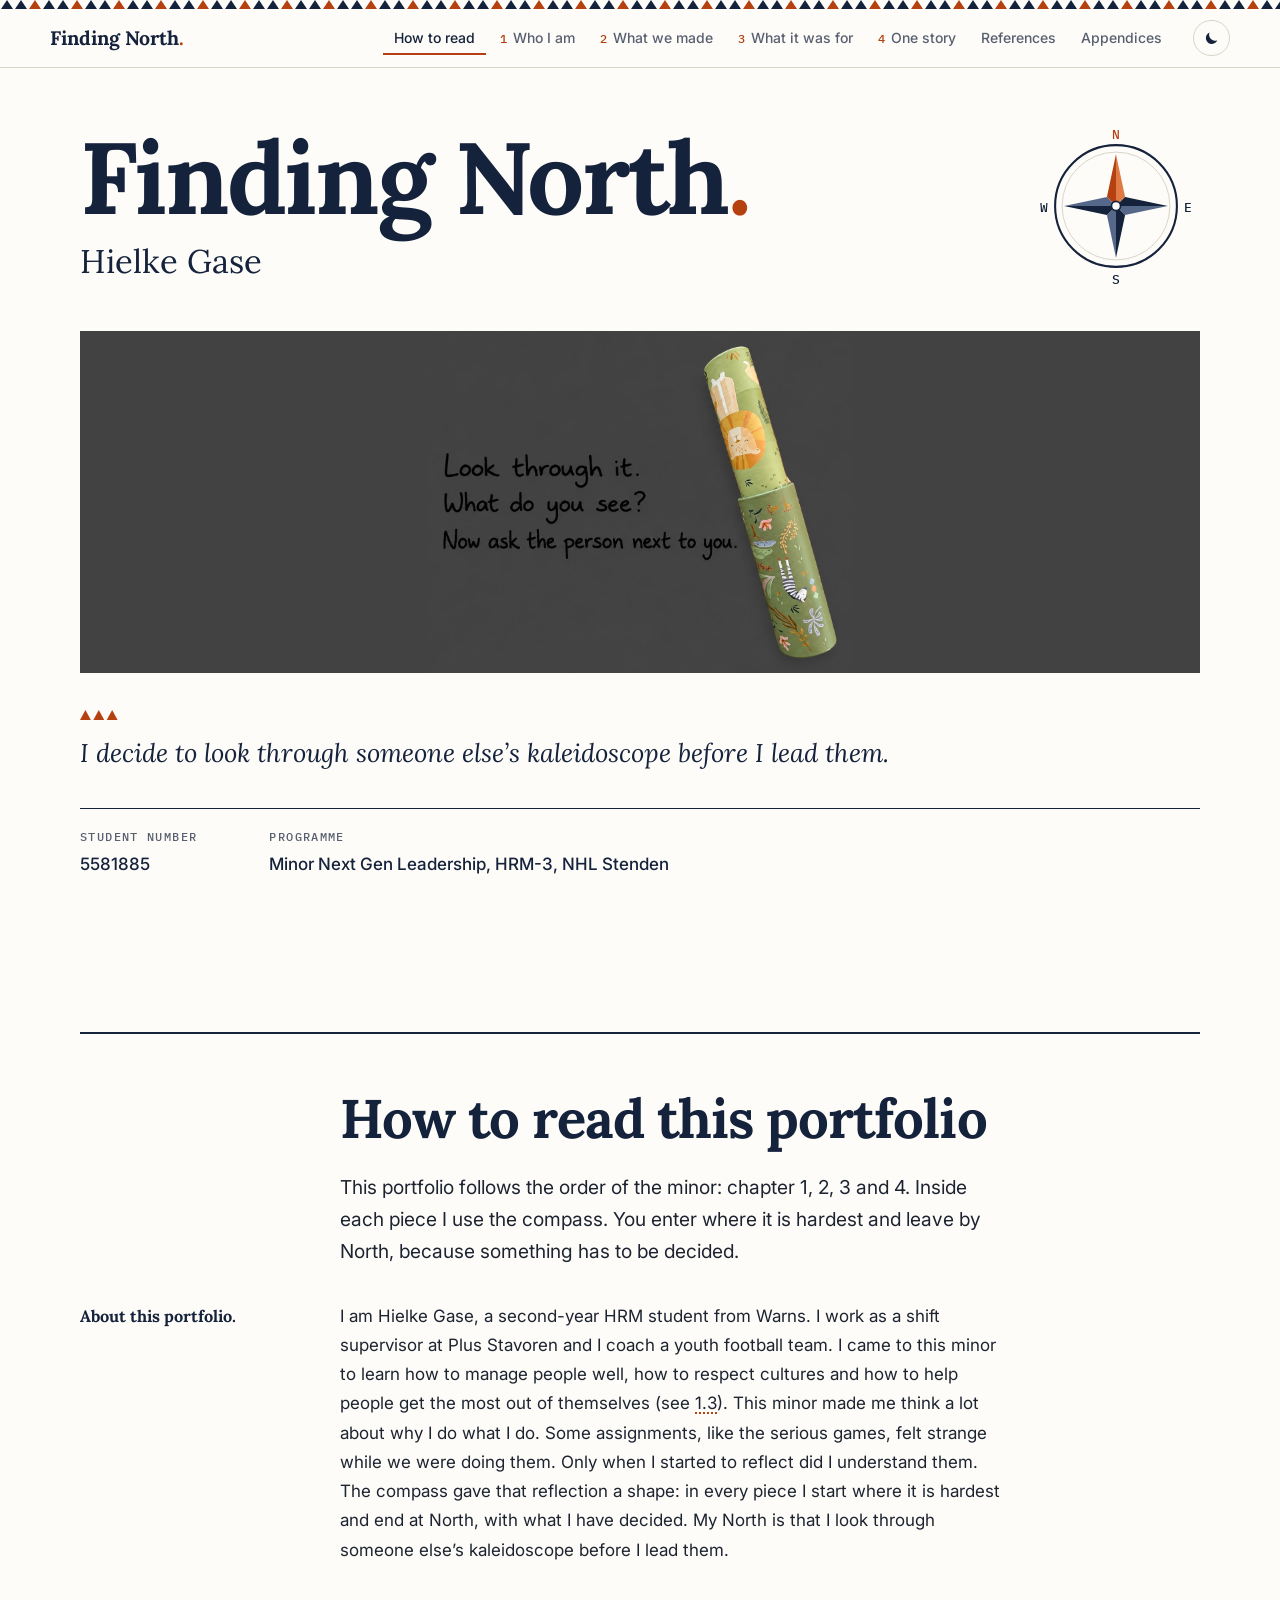
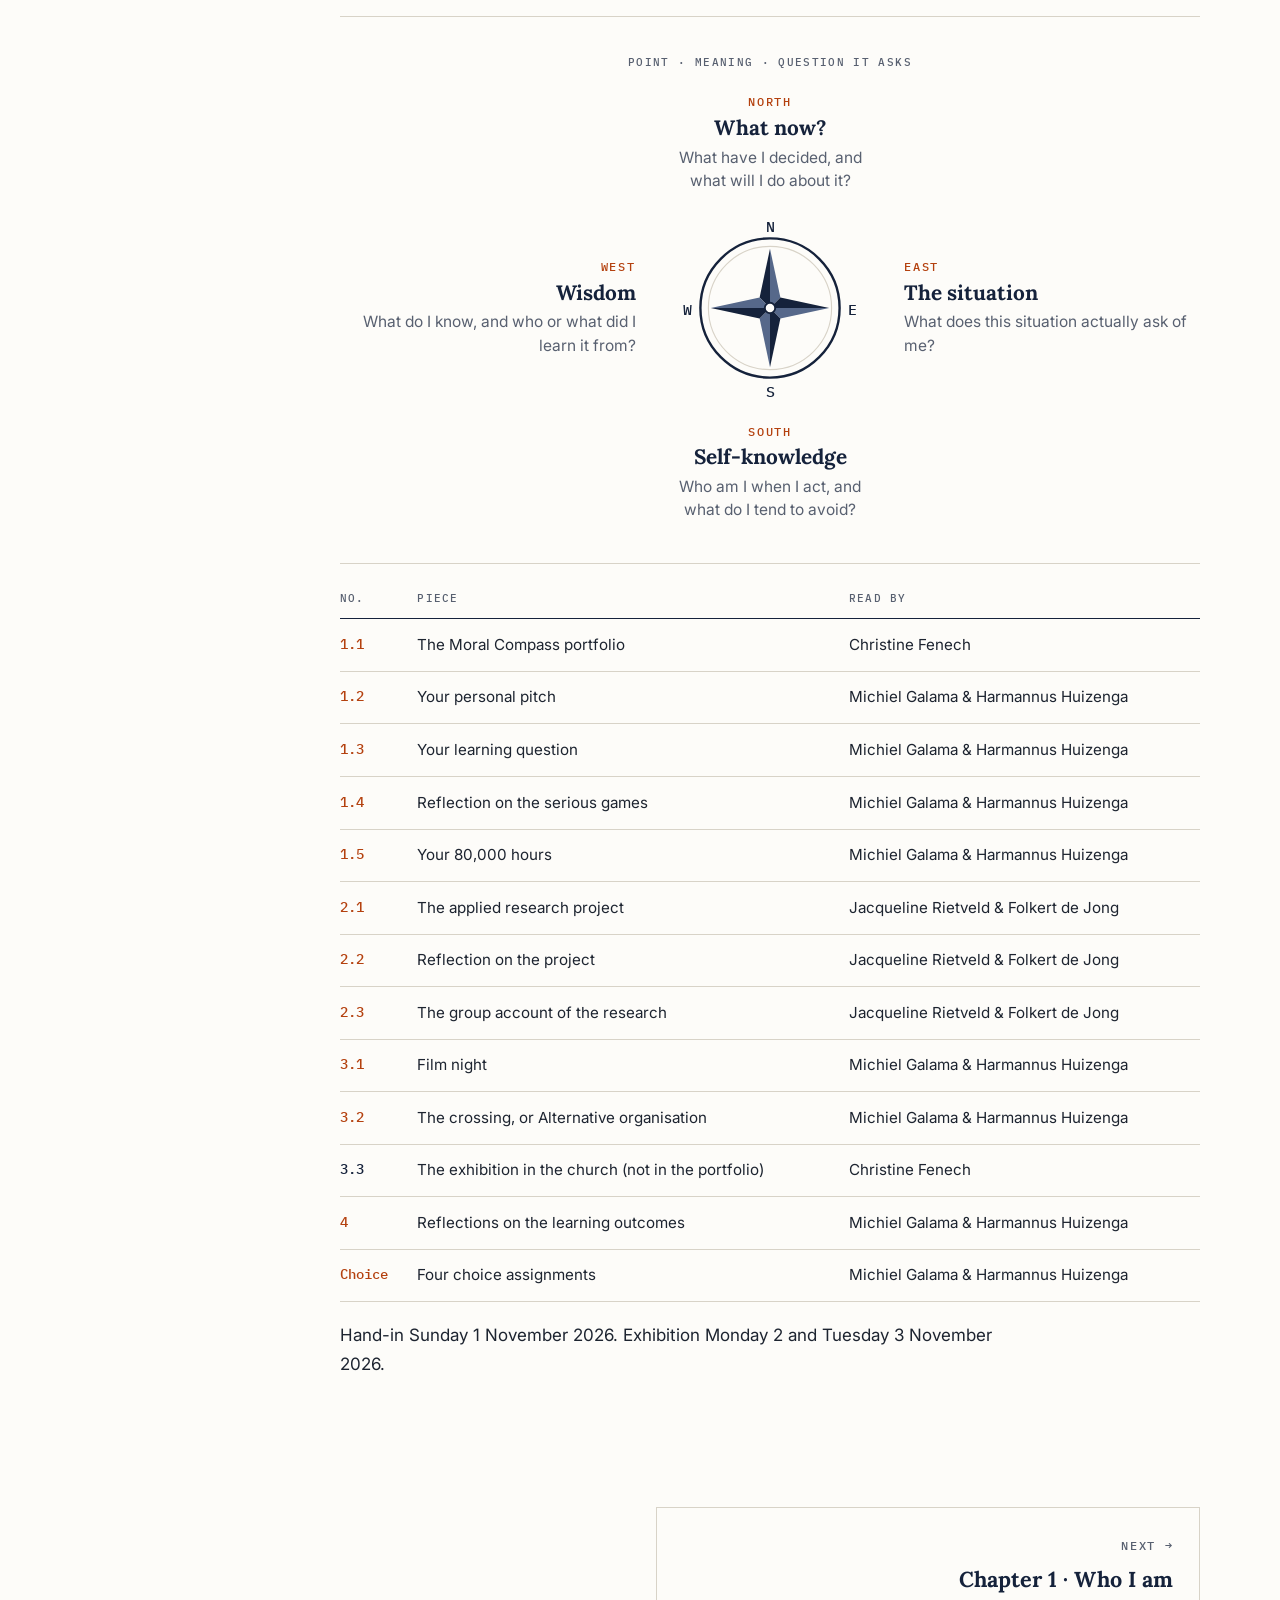
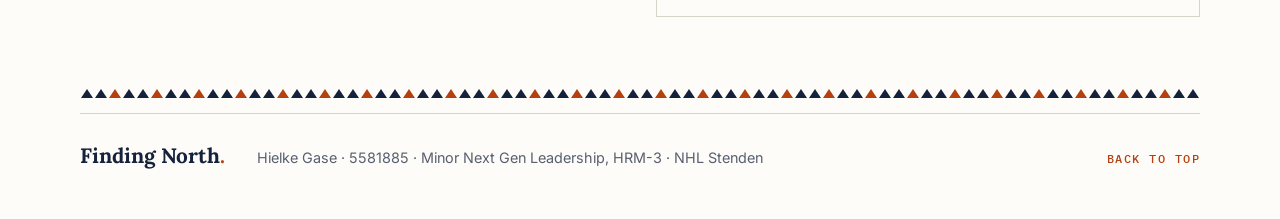
<file: index.html>
<!doctype html>
<!-- Made by build.js from tekst.md. Change tekst.md and run "node build.js" instead of editing this file. -->
<html lang="en">
<head>
<meta charset="utf-8">
<meta name="viewport" content="width=device-width, initial-scale=1">
<title>Finding North · Hielke Gase</title>
<meta name="description" content="Finding North. · Portfolio of Hielke Gase · Minor Next Gen Leadership, HRM-3 · NHL Stenden">
<meta name="color-scheme" content="light dark">
<link rel="icon" href="data:image/svg+xml,%3Csvg%20xmlns%3D%22http%3A%2F%2Fwww.w3.org%2F2000%2Fsvg%22%20viewBox%3D%220%200%2064%2064%22%3E%3Ccircle%20cx%3D%2232%22%20cy%3D%2232%22%20r%3D%2229%22%20fill%3D%22%23fdfcf9%22%20stroke%3D%22%2315223b%22%20stroke-width%3D%224%22%2F%3E%3Cpath%20d%3D%22M32%2032%2032%208%2028%2028Z%22%20fill%3D%22%23b4410f%22%2F%3E%3Cpath%20d%3D%22M32%2032%2032%208%2036%2028Z%22%20fill%3D%22%23e07a45%22%2F%3E%3Cpath%20d%3D%22M32%2032%2056%2032%2036%2028Z%22%20fill%3D%22%2315223b%22%2F%3E%3Cpath%20d%3D%22M32%2032%2056%2032%2036%2036Z%22%20fill%3D%22%2356688a%22%2F%3E%3Cpath%20d%3D%22M32%2032%2032%2056%2036%2036Z%22%20fill%3D%22%2315223b%22%2F%3E%3Cpath%20d%3D%22M32%2032%2032%2056%2028%2036Z%22%20fill%3D%22%2356688a%22%2F%3E%3Cpath%20d%3D%22M32%2032%208%2032%2028%2036Z%22%20fill%3D%22%2315223b%22%2F%3E%3Cpath%20d%3D%22M32%2032%208%2032%2028%2028Z%22%20fill%3D%22%2356688a%22%2F%3E%3C%2Fsvg%3E">
<link rel="preconnect" href="https://fonts.googleapis.com">
<link rel="preconnect" href="https://fonts.gstatic.com" crossorigin>
<link rel="stylesheet" href="https://fonts.googleapis.com/css2?family=IBM+Plex+Mono:wght@400;500&family=Inter:ital,wght@0,400;0,500;0,600;1,400&family=Lora:ital,wght@0,400;0,700;1,400;1,500&display=swap">
<link rel="stylesheet" href="assets/style.css?v=d7d1a3f1">
<script>try{var t=localStorage.getItem('finding-north-theme');if(t==='light'||t==='dark')document.documentElement.setAttribute('data-theme',t)}catch(e){}</script>
<script src="assets/site.js?v=da602311" defer></script>
</head>
<body id="top">
<a class="skip" href="#content">Skip to content</a>
<header class="site-head"><svg class="tri-band" width="100%" height="9" aria-hidden="true" focusable="false"><defs><pattern id="tri-top" width="42" height="9" patternUnits="userSpaceOnUse"><path class="t-navy" d="M1 9 7 0l6 9Z"/><path class="t-navy" d="M15 9l6-9 6 9Z"/><path class="t-orange" d="M29 9l6-9 6 9Z"/></pattern></defs><rect width="100%" height="9" fill="url(#tri-top)"/></svg><nav class="nav" aria-label="Chapters"><a class="brand" href="index.html">Finding North<span class="dot">.</span></a><ul class="nav-list"><li class="nav-item"><a class="nav-link is-current" href="index.html#how-to-read" aria-current="page">How to read</a></li><li class="nav-item has-menu"><a class="nav-link" href="chapter-1.html"><span class="n">1</span>Who I am</a><div class="menu"><ul><li><a href="chapter-1.html#s1-1"><span class="m-num">1.1</span><span class="m-t">The Moral Compass portfolio</span></a></li><li><a href="chapter-1.html#s1-2"><span class="m-num">1.2</span><span class="m-t">Ask first.</span></a></li><li><a href="chapter-1.html#s1-3"><span class="m-num">1.3</span><span class="m-t">From learning to doing.</span></a></li><li><a href="chapter-1.html#s1-4"><span class="m-num">1.4</span><span class="m-t">Understand the situation first.</span></a></li><li><a href="chapter-1.html#s1-5"><span class="m-num">1.5</span><span class="m-t">Yes, but only if people grow.</span></a></li><li><a href="chapter-1.html#lo1"><span class="m-num">LO1</span><span class="m-t">How I have shown LO1</span></a></li></ul></div></li><li class="nav-item has-menu"><a class="nav-link" href="chapter-2.html"><span class="n">2</span>What we made</a><div class="menu"><ul><li><a href="chapter-2.html#s2-1"><span class="m-num">2.1</span><span class="m-t">The applied research project</span></a></li><li><a href="chapter-2.html#s2-2"><span class="m-num">2.2</span><span class="m-t">I waited instead of asking.</span></a></li><li><a href="chapter-2.html#s2-3"><span class="m-num">2.3</span><span class="m-t">The group account of the research</span></a></li><li><a href="chapter-2.html#lo2"><span class="m-num">LO2</span><span class="m-t">How I have shown LO2</span></a></li></ul></div></li><li class="nav-item has-menu"><a class="nav-link" href="chapter-3.html"><span class="n">3</span>What it was for</a><div class="menu"><ul><li><a href="chapter-3.html#s3-1"><span class="m-num">3.1</span><span class="m-t">Ask, decide and explain.</span></a></li><li><a href="chapter-3.html#s3-2"><span class="m-num">3.2</span><span class="m-t">“I have always done it like this.”</span></a></li><li><a href="chapter-3.html#lo3"><span class="m-num">LO3</span><span class="m-t">How I have shown LO3</span></a></li></ul></div></li><li class="nav-item has-menu"><a class="nav-link" href="chapter-4.html"><span class="n">4</span>One story</a><div class="menu"><ul><li><a href="chapter-4.html#s4"><span class="m-num">4</span><span class="m-t">A leader needs a team.</span></a></li><li><a href="chapter-4.html#choice-assignments"><span class="m-num"></span><span class="m-t">Choice assignments (four)</span></a></li><li class="m-sub"><a href="chapter-4.html#choice-assignment-1"><span class="m-num"></span><span class="m-t">Why be moral?</span></a></li><li class="m-sub"><a href="chapter-4.html#choice-assignment-2"><span class="m-num"></span><span class="m-t">Which animal do you manage?</span></a></li><li class="m-sub"><a href="chapter-4.html#choice-assignment-3"><span class="m-num"></span><span class="m-t">The video about the minor</span></a></li><li class="m-sub"><a href="chapter-4.html#choice-assignment-4"><span class="m-num"></span><span class="m-t">De Mentale Wasstraat</span></a></li></ul></div></li><li class="nav-item"><a class="nav-link" href="references.html">References</a></li><li class="nav-item has-menu"><a class="nav-link" href="appendices.html">Appendices</a><div class="menu"><ul><li><a href="appendices.html#appendix-a"><span class="m-num">A</span><span class="m-t">Original learning question</span></a></li><li><a href="appendices.html#appendix-b"><span class="m-num">B</span><span class="m-t">Statement on the use of AI</span></a></li><li><a href="appendices.html#appendix-c"><span class="m-num">C</span><span class="m-t">Group reflection Film Night, The Big Short (3.1)</span></a></li><li><a href="appendices.html#appendix-d"><span class="m-num">D</span><span class="m-t">Change Journey materials (1.4)</span></a></li><li><a href="appendices.html#appendix-e"><span class="m-num">E</span><span class="m-t">Chat with the store manager (3.2)</span></a></li></ul></div></li></ul><button class="theme-toggle" type="button" aria-label="Switch to dark theme" aria-pressed="false"><svg class="i-moon" viewBox="0 0 24 24" aria-hidden="true" focusable="false"><path d="M20.5 14.6A8.5 8.5 0 0 1 9.4 3.5a8.5 8.5 0 1 0 11.1 11.1Z"/></svg><svg class="i-sun" viewBox="0 0 24 24" aria-hidden="true" focusable="false"><circle cx="12" cy="12" r="4.2"/><path d="M12 2.5v2.2M12 19.3v2.2M2.5 12h2.2M19.3 12h2.2M5.3 5.3l1.6 1.6M17.1 17.1l1.6 1.6M5.3 18.7l1.6-1.6M17.1 6.9l1.6-1.6"/></svg></button></nav></header>
<main id="content">
<section class="cover" aria-label="Cover"><div class="cover-inner"><div class="cover-top"><div><h1 class="cover-title">Finding North<span class="dot">.</span></h1><p class="cover-name">Hielke Gase</p></div><div class="cover-compass"><svg class="compass compass--lg" viewBox="0 0 240 240" role="img" aria-label="Compass with North in orange"><circle class="c-ring" cx="120" cy="120" r="87"/><circle class="c-ring2" cx="120" cy="120" r="77"/><path class="c-act-a" d="M120,120L120,46L107,107Z"/><path class="c-act-b" d="M120,120L120,46L133,107Z"/><path class="c-a" d="M120,120L194,120L133,107Z"/><path class="c-b" d="M120,120L194,120L133,133Z"/><path class="c-a" d="M120,120L120,194L133,133Z"/><path class="c-b" d="M120,120L120,194L107,133Z"/><path class="c-a" d="M120,120L46,120L107,133Z"/><path class="c-b" d="M120,120L46,120L107,107Z"/><circle class="c-hub" cx="120" cy="120" r="6.5"/><text class="c-letter on" x="120" y="17">N</text><text class="c-letter" x="223" y="121">E</text><text class="c-letter" x="120" y="224">S</text><text class="c-letter" x="17" y="121">W</text></svg></div></div><figure class="cover-photo cover-photo--contain" style="--cover-bg:#424242"><img src="fotos/kaleidoscope-cover.png" alt="The kaleidoscope on a dark grey background, next to the handwritten words: Look through it. What do you see? Now ask the person next to you." width="1269" height="1025" fetchpriority="high" decoding="async"></figure><blockquote class="quote cover-quote"><svg class="tris" viewBox="0 0 38 10" aria-hidden="true" focusable="false"><path d="M0 10 5.5 0 11 10Z"/><path d="M13.5 10 19 0 24.5 10Z"/><path d="M27 10 32.5 0 38 10Z"/></svg><p>I decide to look through someone else’s kaleidoscope before I lead them.</p></blockquote><dl class="cover-meta"><div><dt>Student number</dt><dd>5581885</dd></div><div><dt>Programme</dt><dd>Minor Next Gen Leadership, HRM-3, NHL Stenden</dd></div></dl></div></section>
<section class="part part--part" id="how-to-read" aria-labelledby="how-to-read-h"><div class="flow"><div class="sec-rule ch-rule" aria-hidden="true"></div><header class="part-head wide"><h2 class="part-title" id="how-to-read-h">How to read this portfolio</h2></header><p class="lead">This portfolio follows the order of the minor: chapter 1, 2, 3 and 4. Inside each piece I use the compass. You enter where it is hardest and leave by North, because something has to be decided.</p><p class="side"><span>About this portfolio.</span></p><p class="has-side">I am Hielke Gase, a second-year HRM student from Warns. I work as a shift supervisor at Plus Stavoren and I coach a youth football team. I came to this minor to learn how to manage people well, how to respect cultures and how to help people get the most out of themselves (see <a class="xref" href="chapter-1.html#s1-3">1.3</a>). This minor made me think a lot about why I do what I do. Some assignments, like the serious games, felt strange while we were doing them. Only when I started to reflect did I understand them. The compass gave that reflection a shape: in every piece I start where it is hardest and end at North, with what I have decided. My North is that I look through someone else’s kaleidoscope before I lead them.</p><div class="compass-key wide"><p class="ck-legend">Point <span aria-hidden="true">·</span> Meaning <span aria-hidden="true">·</span> Question it asks</p><div class="ck-grid"><div class="ck ck--e"><p class="kicker">East</p><p class="ck-meaning">The situation</p><p class="ck-q">What does this situation actually ask of me?</p></div><div class="ck ck--w"><p class="kicker">West</p><p class="ck-meaning">Wisdom</p><p class="ck-q">What do I know, and who or what did I learn it from?</p></div><div class="ck ck--s"><p class="kicker">South</p><p class="ck-meaning">Self-knowledge</p><p class="ck-q">Who am I when I act, and what do I tend to avoid?</p></div><div class="ck ck--n"><p class="kicker">North</p><p class="ck-meaning">What now?</p><p class="ck-q">What have I decided, and what will I do about it?</p></div><div class="ck ck--c"><svg class="compass compass--lg" viewBox="0 0 240 240" role="img" aria-label="Compass with the four points"><circle class="c-ring" cx="120" cy="120" r="87"/><circle class="c-ring2" cx="120" cy="120" r="77"/><path class="c-a" d="M120,120L120,46L107,107Z"/><path class="c-b" d="M120,120L120,46L133,107Z"/><path class="c-a" d="M120,120L194,120L133,107Z"/><path class="c-b" d="M120,120L194,120L133,133Z"/><path class="c-a" d="M120,120L120,194L133,133Z"/><path class="c-b" d="M120,120L120,194L107,133Z"/><path class="c-a" d="M120,120L46,120L107,133Z"/><path class="c-b" d="M120,120L46,120L107,107Z"/><circle class="c-hub" cx="120" cy="120" r="6.5"/><text class="c-letter" x="120" y="17">N</text><text class="c-letter" x="223" y="121">E</text><text class="c-letter" x="120" y="224">S</text><text class="c-letter" x="17" y="121">W</text></svg></div></div></div><div class="table-wrap wide"><table class="t-cols-3 t-overview"><thead><tr><th scope="col">No.</th><th scope="col">Piece</th><th scope="col">Read by</th></tr></thead><tbody><tr><th scope="row"><a href="chapter-1.html#s1-1">1.1</a></th><td>The Moral Compass portfolio</td><td>Christine Fenech</td></tr><tr><th scope="row"><a href="chapter-1.html#s1-2">1.2</a></th><td>Your personal pitch</td><td>Michiel Galama &amp; Harmannus Huizenga</td></tr><tr><th scope="row"><a href="chapter-1.html#s1-3">1.3</a></th><td>Your learning question</td><td>Michiel Galama &amp; Harmannus Huizenga</td></tr><tr><th scope="row"><a href="chapter-1.html#s1-4">1.4</a></th><td>Reflection on the serious games</td><td>Michiel Galama &amp; Harmannus Huizenga</td></tr><tr><th scope="row"><a href="chapter-1.html#s1-5">1.5</a></th><td>Your 80,000 hours</td><td>Michiel Galama &amp; Harmannus Huizenga</td></tr><tr><th scope="row"><a href="chapter-2.html#s2-1">2.1</a></th><td>The applied research project</td><td>Jacqueline Rietveld &amp; Folkert de Jong</td></tr><tr><th scope="row"><a href="chapter-2.html#s2-2">2.2</a></th><td>Reflection on the project</td><td>Jacqueline Rietveld &amp; Folkert de Jong</td></tr><tr><th scope="row"><a href="chapter-2.html#s2-3">2.3</a></th><td>The group account of the research</td><td>Jacqueline Rietveld &amp; Folkert de Jong</td></tr><tr><th scope="row"><a href="chapter-3.html#s3-1">3.1</a></th><td>Film night</td><td>Michiel Galama &amp; Harmannus Huizenga</td></tr><tr><th scope="row"><a href="chapter-3.html#s3-2">3.2</a></th><td>The crossing, or Alternative organisation</td><td>Michiel Galama &amp; Harmannus Huizenga</td></tr><tr><th scope="row">3.3</th><td>The exhibition in the church (not in the portfolio)</td><td>Christine Fenech</td></tr><tr><th scope="row"><a href="chapter-4.html#s4">4</a></th><td>Reflections on the learning outcomes</td><td>Michiel Galama &amp; Harmannus Huizenga</td></tr><tr><th scope="row"><a href="chapter-4.html#choice-assignments">Choice</a></th><td>Four choice assignments</td><td>Michiel Galama &amp; Harmannus Huizenga</td></tr></tbody></table></div><p>Hand-in Sunday 1 November 2026. Exhibition Monday 2 and Tuesday 3 November 2026.</p></div>
</section>
</main>
<nav class="pager" aria-label="Pages"><span></span><a class="pager-next" href="chapter-1.html" rel="next"><span class="kicker">Next &rarr;</span><span class="pager-title">Chapter 1 · Who I am</span></a></nav>
<footer class="site-foot"><svg class="tri-band" width="100%" height="9" aria-hidden="true" focusable="false"><defs><pattern id="tri-foot" width="42" height="9" patternUnits="userSpaceOnUse"><path class="t-navy" d="M1 9 7 0l6 9Z"/><path class="t-navy" d="M15 9l6-9 6 9Z"/><path class="t-orange" d="M29 9l6-9 6 9Z"/></pattern></defs><rect width="100%" height="9" fill="url(#tri-foot)"/></svg><div class="foot-inner">
<p class="foot-title">Finding North<span class="dot">.</span></p>
<p class="foot-meta">Hielke Gase · 5581885 · Minor Next Gen Leadership, HRM-3 · NHL Stenden</p>
<a class="foot-top" href="#top">Back to top</a>
</div></footer>
<dialog class="lightbox" aria-label="Photo"><img alt=""><p class="lightbox-cap"></p><button class="lightbox-close" type="button" aria-label="Close">&times;</button></dialog>
</body>
</html>
</file>
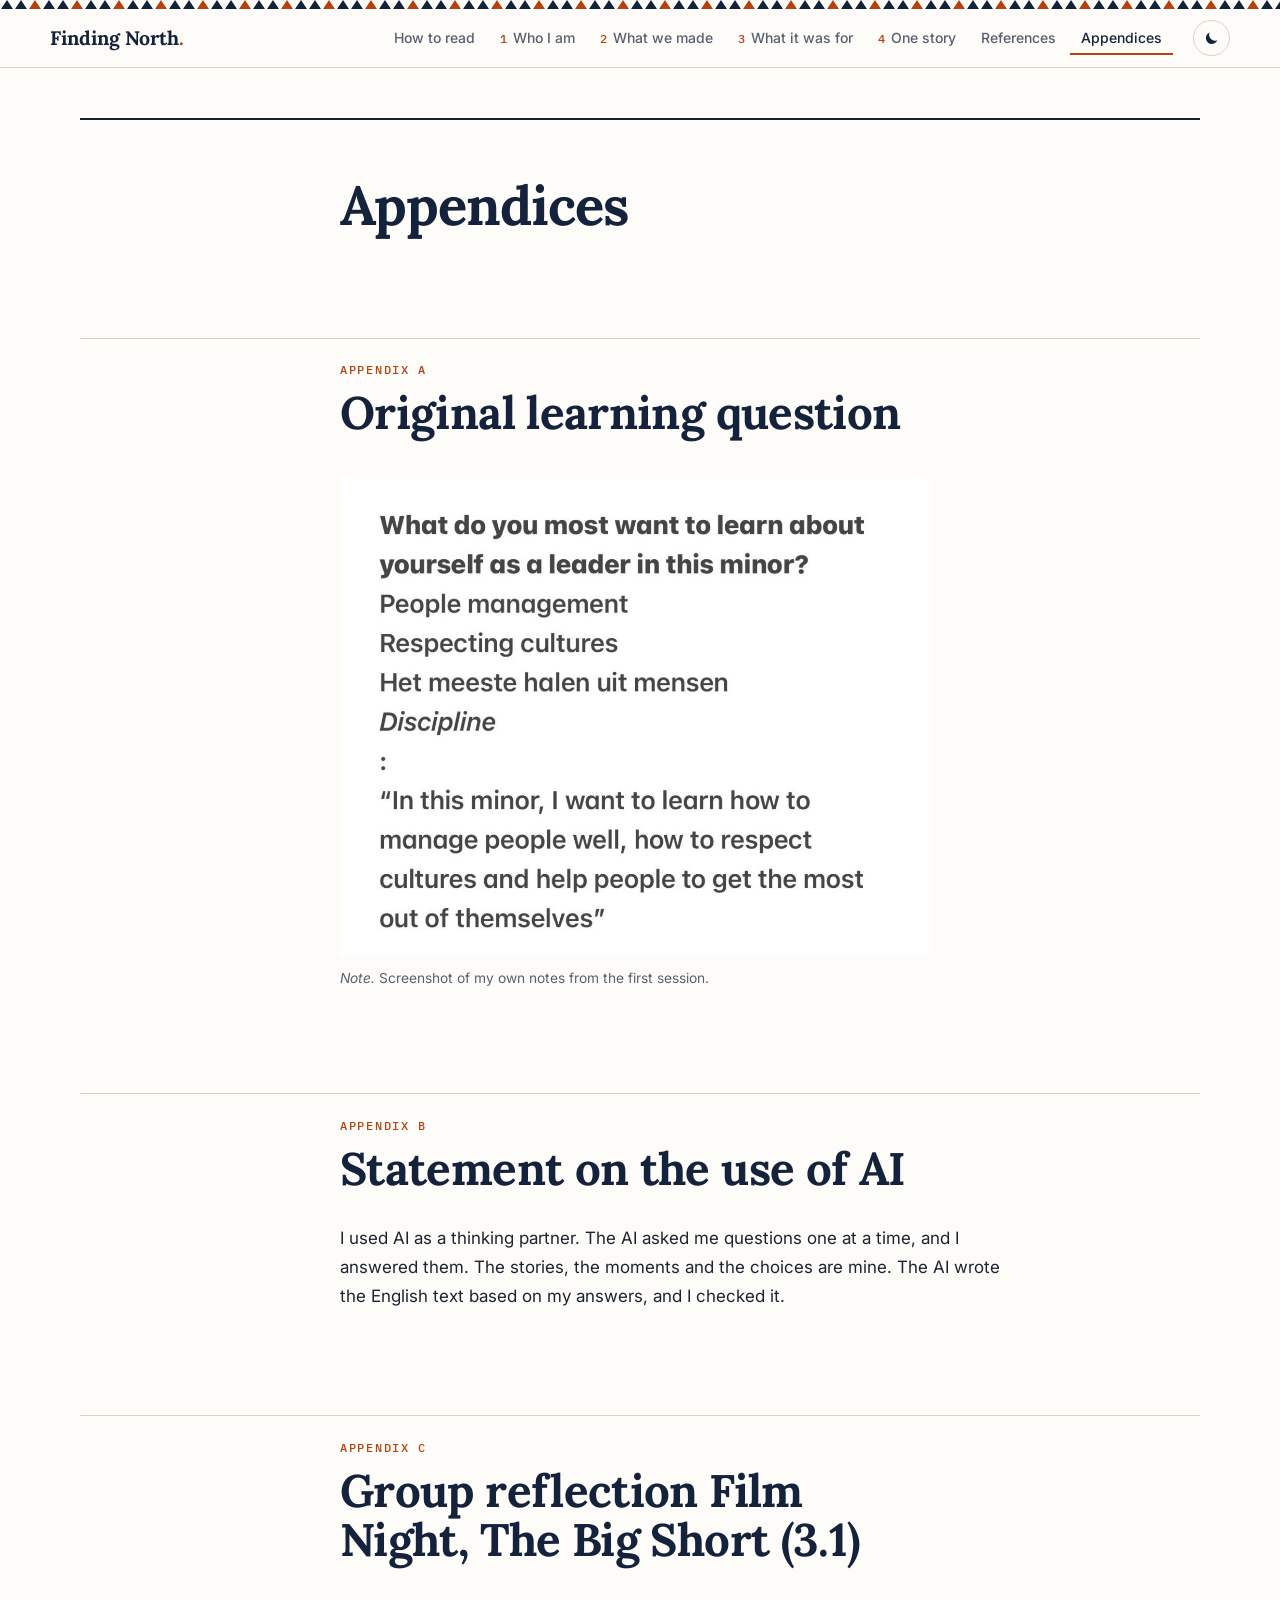
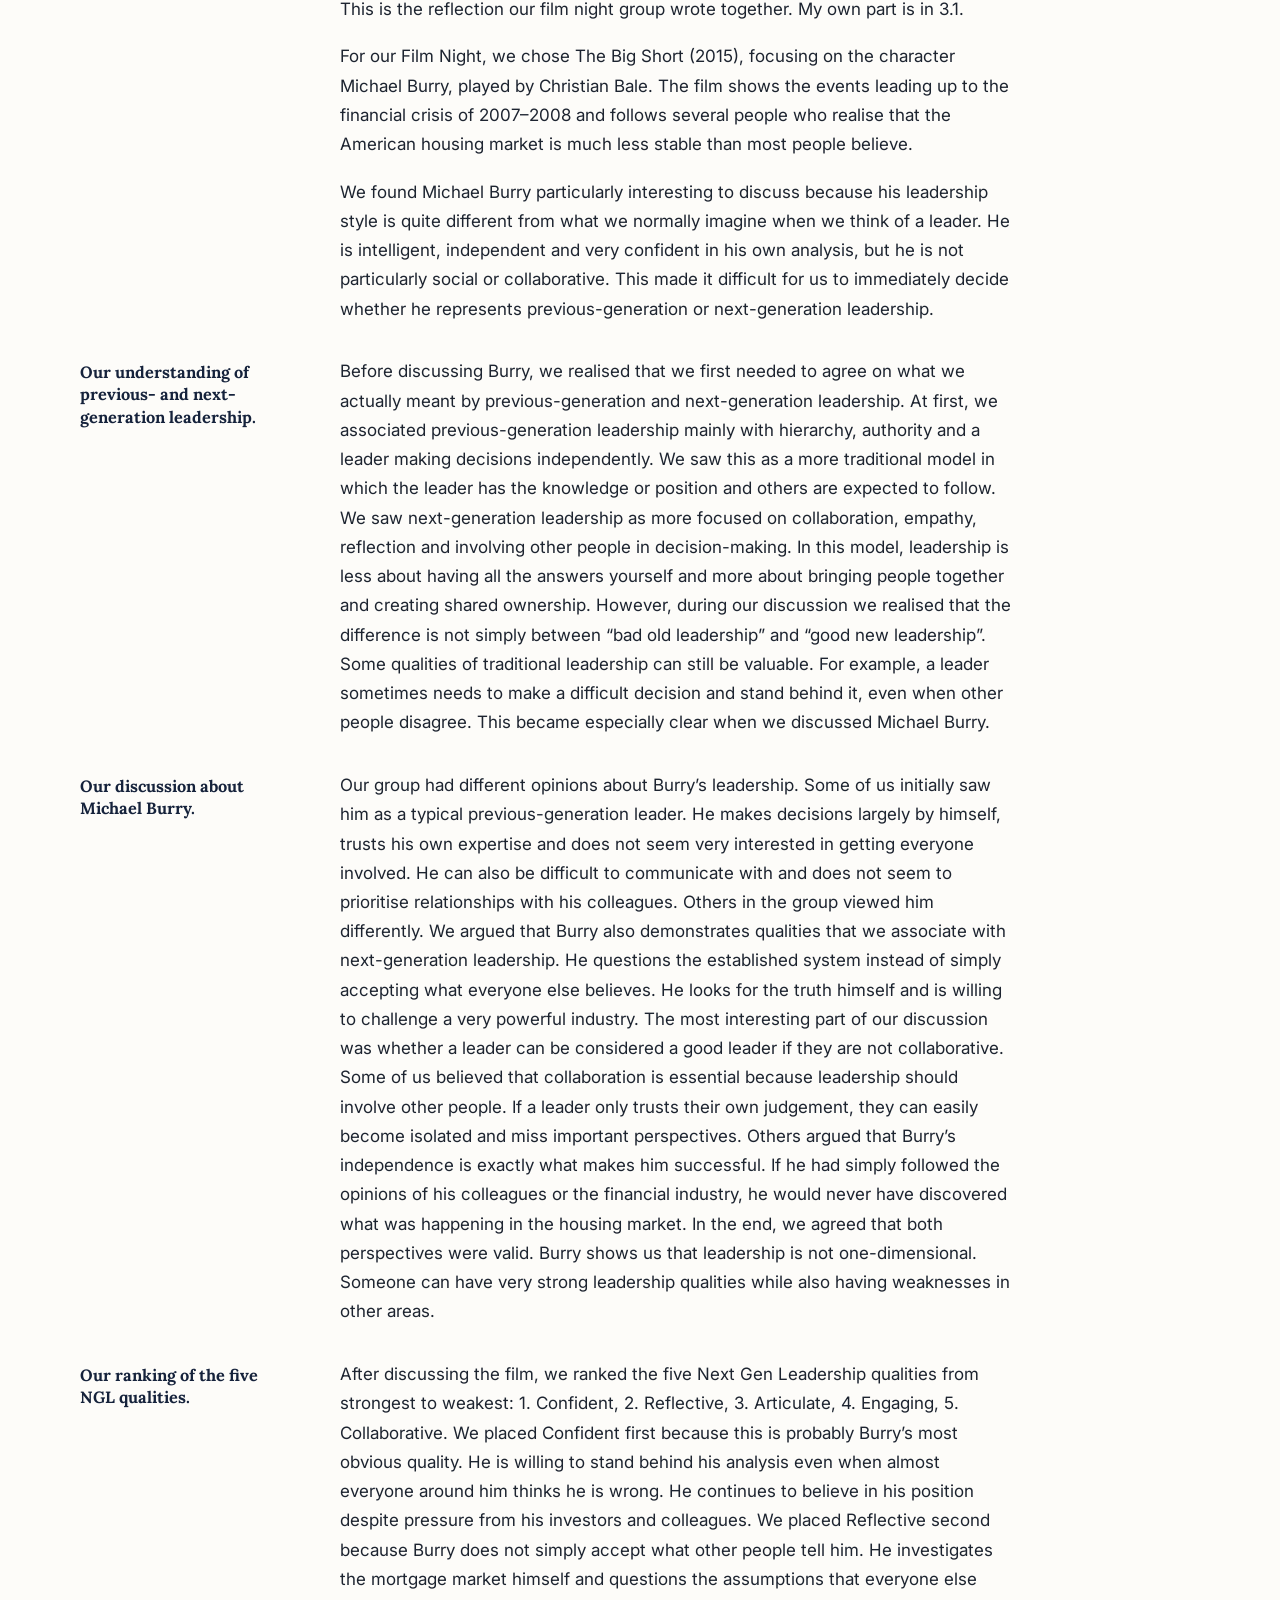
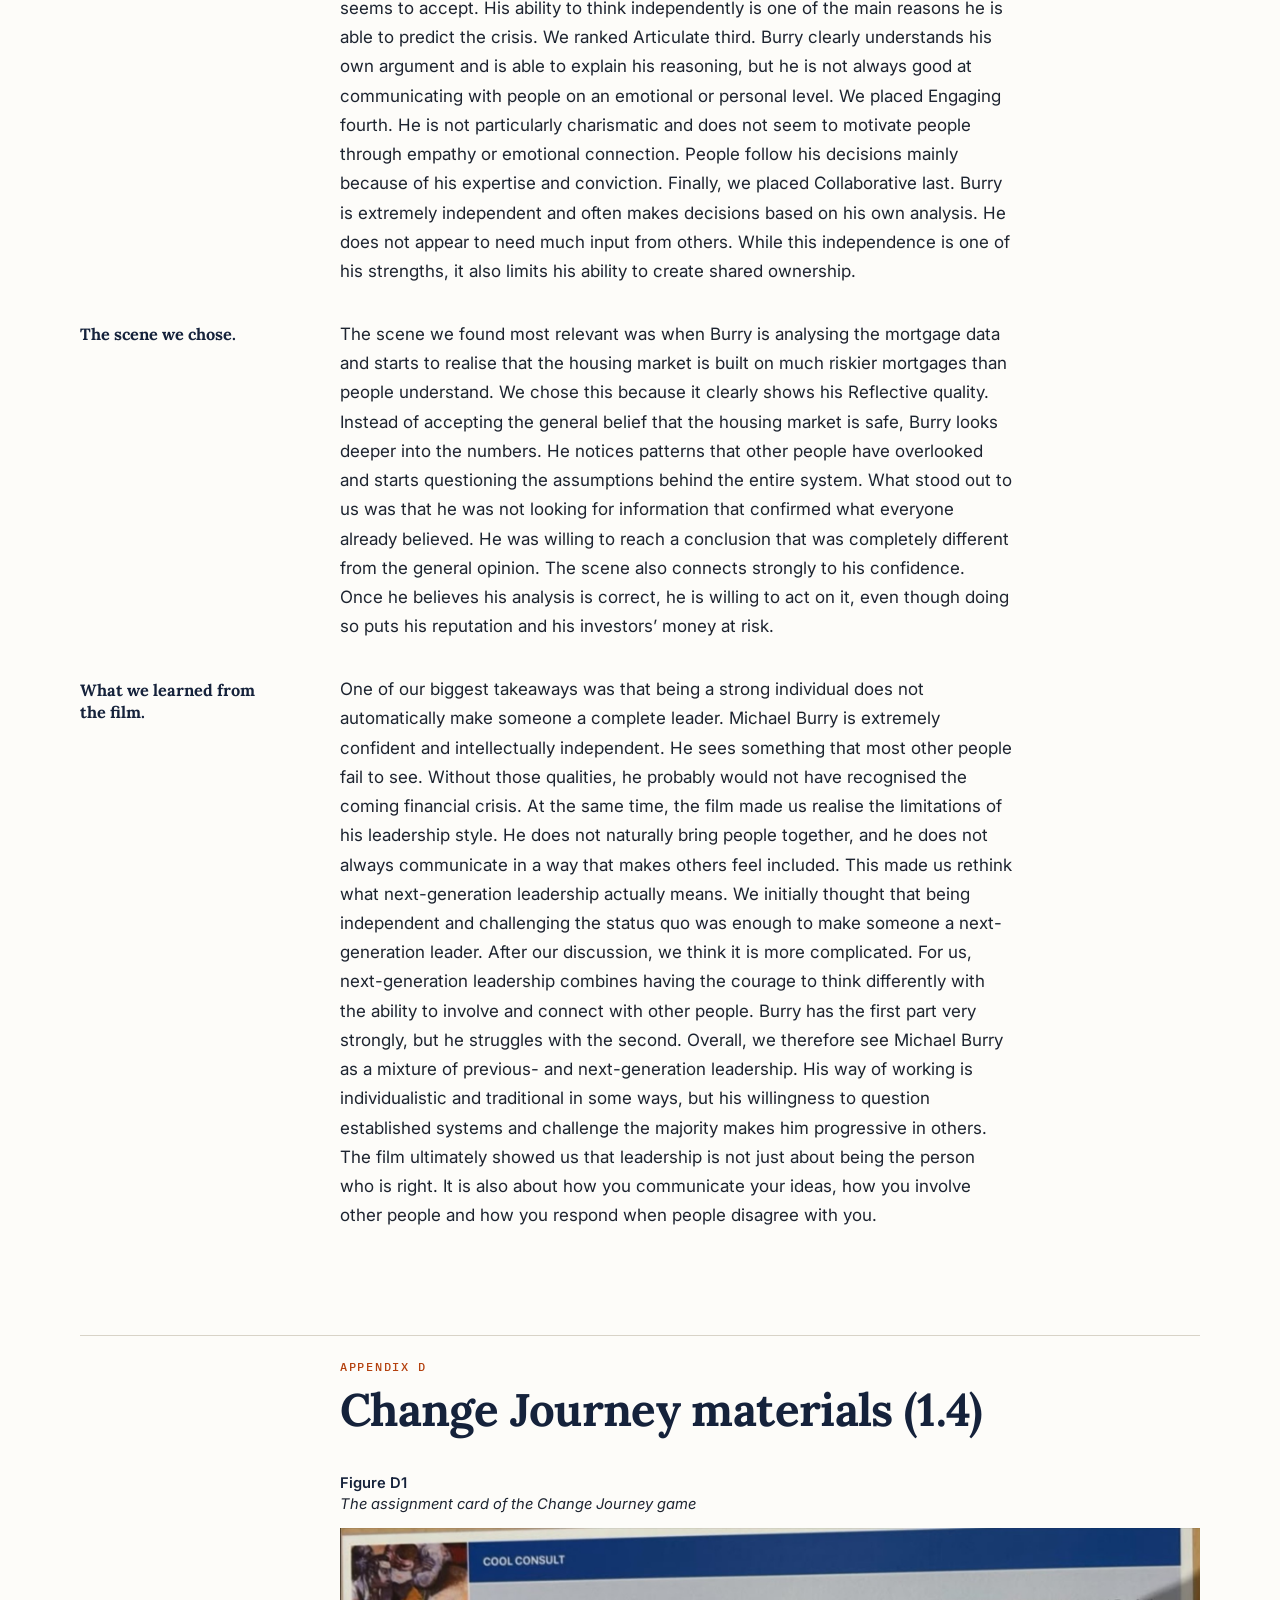
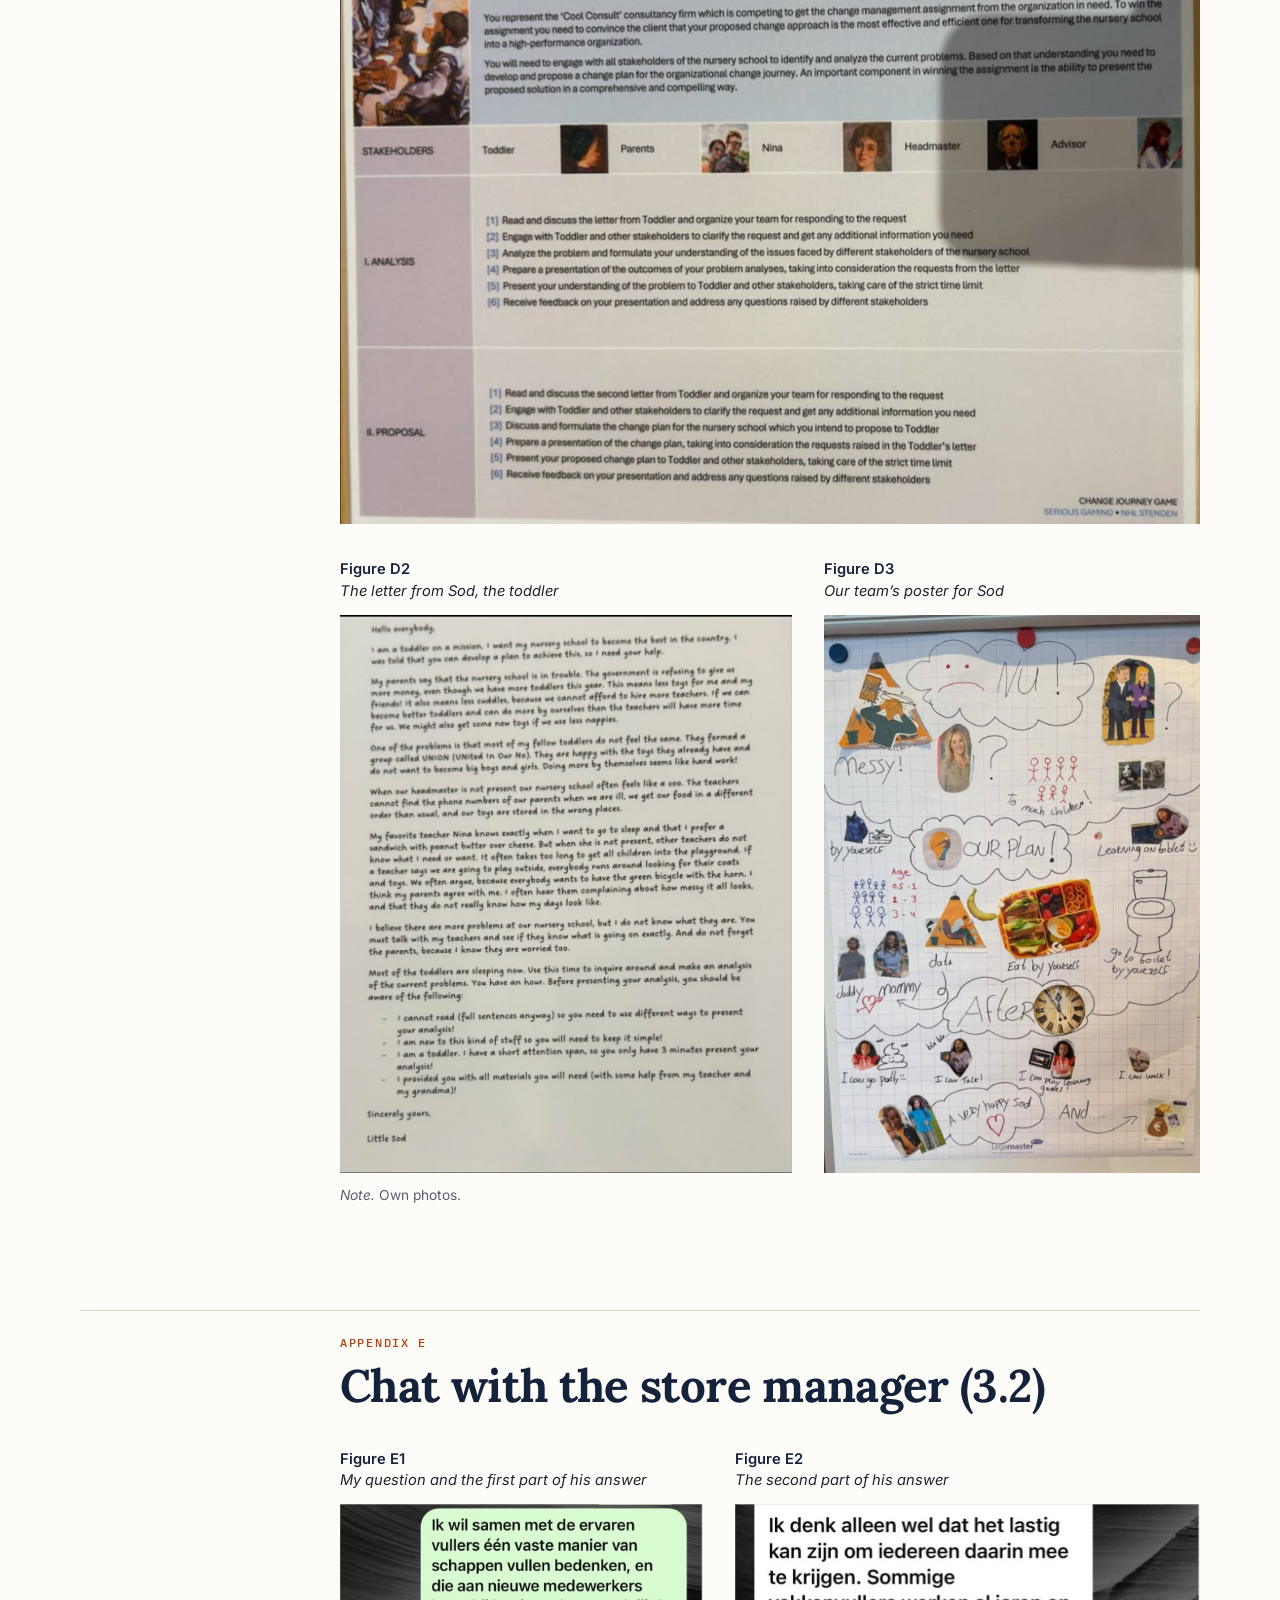
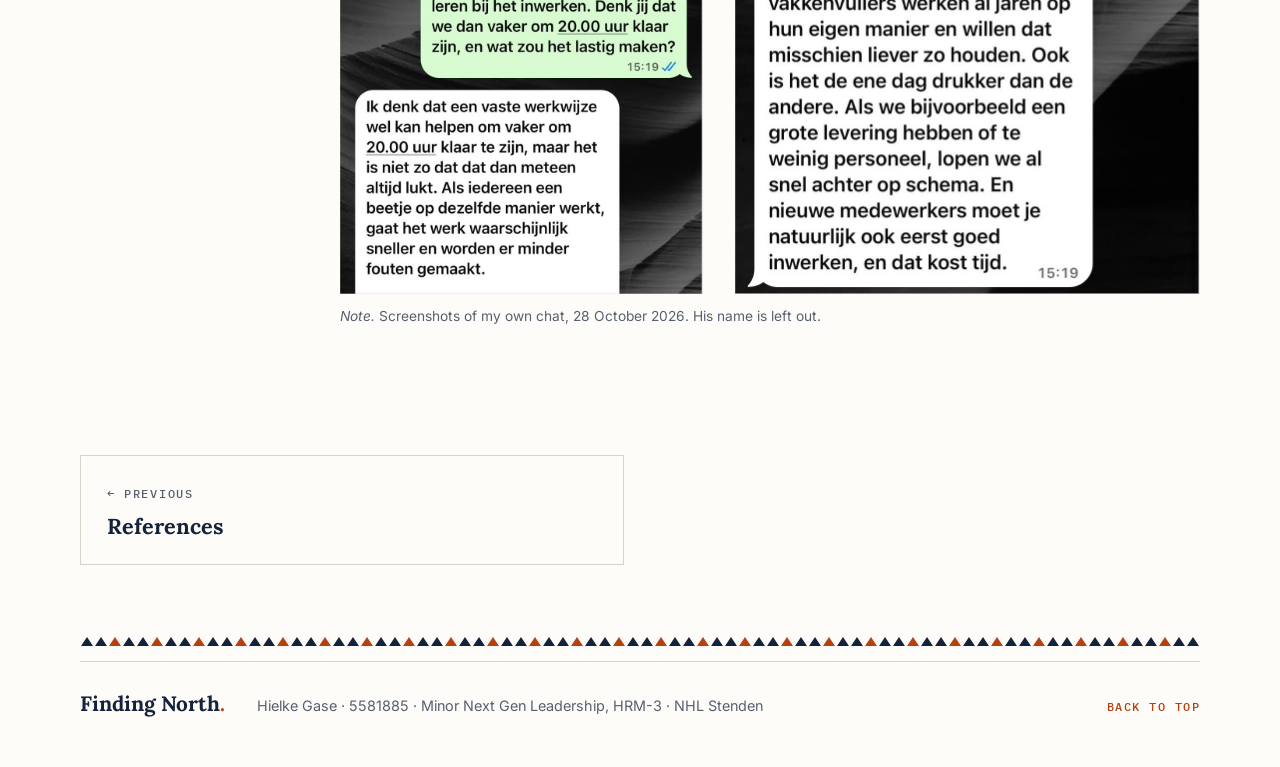
<file: appendices.html>
<!doctype html>
<!-- Made by build.js from tekst.md. Change tekst.md and run "node build.js" instead of editing this file. -->
<html lang="en">
<head>
<meta charset="utf-8">
<meta name="viewport" content="width=device-width, initial-scale=1">
<title>Appendices · Finding North</title>
<meta name="description" content="Finding North. · Portfolio of Hielke Gase · Minor Next Gen Leadership, HRM-3 · NHL Stenden">
<meta name="color-scheme" content="light dark">
<link rel="icon" href="data:image/svg+xml,%3Csvg%20xmlns%3D%22http%3A%2F%2Fwww.w3.org%2F2000%2Fsvg%22%20viewBox%3D%220%200%2064%2064%22%3E%3Ccircle%20cx%3D%2232%22%20cy%3D%2232%22%20r%3D%2229%22%20fill%3D%22%23fdfcf9%22%20stroke%3D%22%2315223b%22%20stroke-width%3D%224%22%2F%3E%3Cpath%20d%3D%22M32%2032%2032%208%2028%2028Z%22%20fill%3D%22%23b4410f%22%2F%3E%3Cpath%20d%3D%22M32%2032%2032%208%2036%2028Z%22%20fill%3D%22%23e07a45%22%2F%3E%3Cpath%20d%3D%22M32%2032%2056%2032%2036%2028Z%22%20fill%3D%22%2315223b%22%2F%3E%3Cpath%20d%3D%22M32%2032%2056%2032%2036%2036Z%22%20fill%3D%22%2356688a%22%2F%3E%3Cpath%20d%3D%22M32%2032%2032%2056%2036%2036Z%22%20fill%3D%22%2315223b%22%2F%3E%3Cpath%20d%3D%22M32%2032%2032%2056%2028%2036Z%22%20fill%3D%22%2356688a%22%2F%3E%3Cpath%20d%3D%22M32%2032%208%2032%2028%2036Z%22%20fill%3D%22%2315223b%22%2F%3E%3Cpath%20d%3D%22M32%2032%208%2032%2028%2028Z%22%20fill%3D%22%2356688a%22%2F%3E%3C%2Fsvg%3E">
<link rel="preconnect" href="https://fonts.googleapis.com">
<link rel="preconnect" href="https://fonts.gstatic.com" crossorigin>
<link rel="stylesheet" href="https://fonts.googleapis.com/css2?family=IBM+Plex+Mono:wght@400;500&family=Inter:ital,wght@0,400;0,500;0,600;1,400&family=Lora:ital,wght@0,400;0,700;1,400;1,500&display=swap">
<link rel="stylesheet" href="assets/style.css?v=d7d1a3f1">
<script>try{var t=localStorage.getItem('finding-north-theme');if(t==='light'||t==='dark')document.documentElement.setAttribute('data-theme',t)}catch(e){}</script>
<script src="assets/site.js?v=da602311" defer></script>
</head>
<body id="top">
<a class="skip" href="#content">Skip to content</a>
<header class="site-head"><svg class="tri-band" width="100%" height="9" aria-hidden="true" focusable="false"><defs><pattern id="tri-top" width="42" height="9" patternUnits="userSpaceOnUse"><path class="t-navy" d="M1 9 7 0l6 9Z"/><path class="t-navy" d="M15 9l6-9 6 9Z"/><path class="t-orange" d="M29 9l6-9 6 9Z"/></pattern></defs><rect width="100%" height="9" fill="url(#tri-top)"/></svg><nav class="nav" aria-label="Chapters"><a class="brand" href="index.html">Finding North<span class="dot">.</span></a><ul class="nav-list"><li class="nav-item"><a class="nav-link" href="index.html#how-to-read">How to read</a></li><li class="nav-item has-menu"><a class="nav-link" href="chapter-1.html"><span class="n">1</span>Who I am</a><div class="menu"><ul><li><a href="chapter-1.html#s1-1"><span class="m-num">1.1</span><span class="m-t">The Moral Compass portfolio</span></a></li><li><a href="chapter-1.html#s1-2"><span class="m-num">1.2</span><span class="m-t">Ask first.</span></a></li><li><a href="chapter-1.html#s1-3"><span class="m-num">1.3</span><span class="m-t">From learning to doing.</span></a></li><li><a href="chapter-1.html#s1-4"><span class="m-num">1.4</span><span class="m-t">Understand the situation first.</span></a></li><li><a href="chapter-1.html#s1-5"><span class="m-num">1.5</span><span class="m-t">Yes, but only if people grow.</span></a></li><li><a href="chapter-1.html#lo1"><span class="m-num">LO1</span><span class="m-t">How I have shown LO1</span></a></li></ul></div></li><li class="nav-item has-menu"><a class="nav-link" href="chapter-2.html"><span class="n">2</span>What we made</a><div class="menu"><ul><li><a href="chapter-2.html#s2-1"><span class="m-num">2.1</span><span class="m-t">The applied research project</span></a></li><li><a href="chapter-2.html#s2-2"><span class="m-num">2.2</span><span class="m-t">I waited instead of asking.</span></a></li><li><a href="chapter-2.html#s2-3"><span class="m-num">2.3</span><span class="m-t">The group account of the research</span></a></li><li><a href="chapter-2.html#lo2"><span class="m-num">LO2</span><span class="m-t">How I have shown LO2</span></a></li></ul></div></li><li class="nav-item has-menu"><a class="nav-link" href="chapter-3.html"><span class="n">3</span>What it was for</a><div class="menu"><ul><li><a href="chapter-3.html#s3-1"><span class="m-num">3.1</span><span class="m-t">Ask, decide and explain.</span></a></li><li><a href="chapter-3.html#s3-2"><span class="m-num">3.2</span><span class="m-t">“I have always done it like this.”</span></a></li><li><a href="chapter-3.html#lo3"><span class="m-num">LO3</span><span class="m-t">How I have shown LO3</span></a></li></ul></div></li><li class="nav-item has-menu"><a class="nav-link" href="chapter-4.html"><span class="n">4</span>One story</a><div class="menu"><ul><li><a href="chapter-4.html#s4"><span class="m-num">4</span><span class="m-t">A leader needs a team.</span></a></li><li><a href="chapter-4.html#choice-assignments"><span class="m-num"></span><span class="m-t">Choice assignments (four)</span></a></li><li class="m-sub"><a href="chapter-4.html#choice-assignment-1"><span class="m-num"></span><span class="m-t">Why be moral?</span></a></li><li class="m-sub"><a href="chapter-4.html#choice-assignment-2"><span class="m-num"></span><span class="m-t">Which animal do you manage?</span></a></li><li class="m-sub"><a href="chapter-4.html#choice-assignment-3"><span class="m-num"></span><span class="m-t">The video about the minor</span></a></li><li class="m-sub"><a href="chapter-4.html#choice-assignment-4"><span class="m-num"></span><span class="m-t">De Mentale Wasstraat</span></a></li></ul></div></li><li class="nav-item"><a class="nav-link" href="references.html">References</a></li><li class="nav-item has-menu"><a class="nav-link is-current" href="appendices.html" aria-current="page">Appendices</a><div class="menu"><ul><li><a href="#appendix-a"><span class="m-num">A</span><span class="m-t">Original learning question</span></a></li><li><a href="#appendix-b"><span class="m-num">B</span><span class="m-t">Statement on the use of AI</span></a></li><li><a href="#appendix-c"><span class="m-num">C</span><span class="m-t">Group reflection Film Night, The Big Short (3.1)</span></a></li><li><a href="#appendix-d"><span class="m-num">D</span><span class="m-t">Change Journey materials (1.4)</span></a></li><li><a href="#appendix-e"><span class="m-num">E</span><span class="m-t">Chat with the store manager (3.2)</span></a></li></ul></div></li></ul><button class="theme-toggle" type="button" aria-label="Switch to dark theme" aria-pressed="false"><svg class="i-moon" viewBox="0 0 24 24" aria-hidden="true" focusable="false"><path d="M20.5 14.6A8.5 8.5 0 0 1 9.4 3.5a8.5 8.5 0 1 0 11.1 11.1Z"/></svg><svg class="i-sun" viewBox="0 0 24 24" aria-hidden="true" focusable="false"><circle cx="12" cy="12" r="4.2"/><path d="M12 2.5v2.2M12 19.3v2.2M2.5 12h2.2M19.3 12h2.2M5.3 5.3l1.6 1.6M17.1 17.1l1.6 1.6M5.3 18.7l1.6-1.6M17.1 6.9l1.6-1.6"/></svg></button></nav></header>
<main id="content">
<section class="part part--appendices" id="appendices" aria-labelledby="appendices-h"><div class="flow"><div class="sec-rule ch-rule" aria-hidden="true"></div><header class="part-head wide"><h1 class="part-title" id="appendices-h">Appendices</h1></header></div>
<section class="sec" id="appendix-a" aria-labelledby="appendix-a-h"><div class="flow"><div class="sec-rule" aria-hidden="true"></div><p class="sec-num"></p><header class="sec-head"><p class="kicker">Appendix A</p><h2 class="sec-title" id="appendix-a-h">Original learning question</h2></header><figure class="fig"><a class="fig-media" href="fotos/appendix-a-learning-question.jpg" data-lightbox data-caption="Screenshot of my notes with the original learning question"><img src="fotos/appendix-a-learning-question.jpg" alt="Screenshot of my notes with the original learning question" width="1139" height="922" loading="lazy" decoding="async"></a><p class="fig-note"><em>Note.</em> Screenshot of my own notes from the first session.</p></figure></div></section>
<section class="sec" id="appendix-b" aria-labelledby="appendix-b-h"><div class="flow"><div class="sec-rule" aria-hidden="true"></div><p class="sec-num"></p><header class="sec-head"><p class="kicker">Appendix B</p><h2 class="sec-title" id="appendix-b-h">Statement on the use of AI</h2></header><p>I used AI as a thinking partner. The AI asked me questions one at a time, and I answered them. The stories, the moments and the choices are mine. The AI wrote the English text based on my answers, and I checked it.</p></div></section>
<section class="sec" id="appendix-c" aria-labelledby="appendix-c-h"><div class="flow"><div class="sec-rule" aria-hidden="true"></div><p class="sec-num"></p><header class="sec-head"><p class="kicker">Appendix C</p><h2 class="sec-title" id="appendix-c-h">Group reflection Film Night, The Big Short (3.1)</h2></header><p>This is the reflection our film night group wrote together. My own part is in 3.1.</p><p>For our Film Night, we chose The Big Short (2015), focusing on the character Michael Burry, played by Christian Bale. The film shows the events leading up to the financial crisis of 2007–2008 and follows several people who realise that the American housing market is much less stable than most people believe.</p><p>We found Michael Burry particularly interesting to discuss because his leadership style is quite different from what we normally imagine when we think of a leader. He is intelligent, independent and very confident in his own analysis, but he is not particularly social or collaborative. This made it difficult for us to immediately decide whether he represents previous-generation or next-generation leadership.</p><p class="side"><span>Our understanding of previous- and next-generation leadership.</span></p><p class="has-side">Before discussing Burry, we realised that we first needed to agree on what we actually meant by previous-generation and next-generation leadership. At first, we associated previous-generation leadership mainly with hierarchy, authority and a leader making decisions independently. We saw this as a more traditional model in which the leader has the knowledge or position and others are expected to follow. We saw next-generation leadership as more focused on collaboration, empathy, reflection and involving other people in decision-making. In this model, leadership is less about having all the answers yourself and more about bringing people together and creating shared ownership. However, during our discussion we realised that the difference is not simply between “bad old leadership” and “good new leadership”. Some qualities of traditional leadership can still be valuable. For example, a leader sometimes needs to make a difficult decision and stand behind it, even when other people disagree. This became especially clear when we discussed Michael Burry.</p><p class="side"><span>Our discussion about Michael Burry.</span></p><p class="has-side">Our group had different opinions about Burry’s leadership. Some of us initially saw him as a typical previous-generation leader. He makes decisions largely by himself, trusts his own expertise and does not seem very interested in getting everyone involved. He can also be difficult to communicate with and does not seem to prioritise relationships with his colleagues. Others in the group viewed him differently. We argued that Burry also demonstrates qualities that we associate with next-generation leadership. He questions the established system instead of simply accepting what everyone else believes. He looks for the truth himself and is willing to challenge a very powerful industry. The most interesting part of our discussion was whether a leader can be considered a good leader if they are not collaborative. Some of us believed that collaboration is essential because leadership should involve other people. If a leader only trusts their own judgement, they can easily become isolated and miss important perspectives. Others argued that Burry’s independence is exactly what makes him successful. If he had simply followed the opinions of his colleagues or the financial industry, he would never have discovered what was happening in the housing market. In the end, we agreed that both perspectives were valid. Burry shows us that leadership is not one-dimensional. Someone can have very strong leadership qualities while also having weaknesses in other areas.</p><p class="side"><span>Our ranking of the five NGL qualities.</span></p><p class="has-side">After discussing the film, we ranked the five Next Gen Leadership qualities from strongest to weakest: 1. Confident, 2. Reflective, 3. Articulate, 4. Engaging, 5. Collaborative. We placed Confident first because this is probably Burry’s most obvious quality. He is willing to stand behind his analysis even when almost everyone around him thinks he is wrong. He continues to believe in his position despite pressure from his investors and colleagues. We placed Reflective second because Burry does not simply accept what other people tell him. He investigates the mortgage market himself and questions the assumptions that everyone else seems to accept. His ability to think independently is one of the main reasons he is able to predict the crisis. We ranked Articulate third. Burry clearly understands his own argument and is able to explain his reasoning, but he is not always good at communicating with people on an emotional or personal level. We placed Engaging fourth. He is not particularly charismatic and does not seem to motivate people through empathy or emotional connection. People follow his decisions mainly because of his expertise and conviction. Finally, we placed Collaborative last. Burry is extremely independent and often makes decisions based on his own analysis. He does not appear to need much input from others. While this independence is one of his strengths, it also limits his ability to create shared ownership.</p><p class="side"><span>The scene we chose.</span></p><p class="has-side">The scene we found most relevant was when Burry is analysing the mortgage data and starts to realise that the housing market is built on much riskier mortgages than people understand. We chose this because it clearly shows his Reflective quality. Instead of accepting the general belief that the housing market is safe, Burry looks deeper into the numbers. He notices patterns that other people have overlooked and starts questioning the assumptions behind the entire system. What stood out to us was that he was not looking for information that confirmed what everyone already believed. He was willing to reach a conclusion that was completely different from the general opinion. The scene also connects strongly to his confidence. Once he believes his analysis is correct, he is willing to act on it, even though doing so puts his reputation and his investors’ money at risk.</p><p class="side"><span>What we learned from the film.</span></p><p class="has-side">One of our biggest takeaways was that being a strong individual does not automatically make someone a complete leader. Michael Burry is extremely confident and intellectually independent. He sees something that most other people fail to see. Without those qualities, he probably would not have recognised the coming financial crisis. At the same time, the film made us realise the limitations of his leadership style. He does not naturally bring people together, and he does not always communicate in a way that makes others feel included. This made us rethink what next-generation leadership actually means. We initially thought that being independent and challenging the status quo was enough to make someone a next-generation leader. After our discussion, we think it is more complicated. For us, next-generation leadership combines having the courage to think differently with the ability to involve and connect with other people. Burry has the first part very strongly, but he struggles with the second. Overall, we therefore see Michael Burry as a mixture of previous- and next-generation leadership. His way of working is individualistic and traditional in some ways, but his willingness to question established systems and challenge the majority makes him progressive in others. The film ultimately showed us that leadership is not just about being the person who is right. It is also about how you communicate your ideas, how you involve other people and how you respond when people disagree with you.</p></div></section>
<section class="sec" id="appendix-d" aria-labelledby="appendix-d-h"><div class="flow"><div class="sec-rule" aria-hidden="true"></div><p class="sec-num"></p><header class="sec-head"><p class="kicker">Appendix D</p><h2 class="sec-title" id="appendix-d-h">Change Journey materials (1.4)</h2></header><div class="fig-group wide"><div class="fig-row" style="grid-template-columns:1fr"><figure class="fig" id="figure-d1"><figcaption><span class="fig-label">Figure D1</span> <span class="fig-title">The assignment card of the Change Journey game</span></figcaption><a class="fig-media" href="fotos/figure-d1-assignment-card.jpg" data-lightbox data-caption="Figure D1 The assignment card of the Change Journey game"><img src="fotos/figure-d1-assignment-card.jpg" alt="Photo of the Change Journey assignment card" width="1945" height="1348" loading="lazy" decoding="async"></a></figure></div><div class="fig-row" style="grid-template-columns:0.810fr 0.674fr"><figure class="fig" id="figure-d2"><figcaption><span class="fig-label">Figure D2</span> <span class="fig-title">The letter from Sod, the toddler</span></figcaption><a class="fig-media" href="fotos/figure-d2-letter-from-sod.jpg" data-lightbox data-caption="Figure D2 The letter from Sod, the toddler"><img src="fotos/figure-d2-letter-from-sod.jpg" alt="Photo of the letter from Sod, the toddler" width="928" height="1146" loading="lazy" decoding="async"></a></figure><figure class="fig" id="figure-d3"><figcaption><span class="fig-label">Figure D3</span> <span class="fig-title">Our team’s poster for Sod</span></figcaption><a class="fig-media" href="fotos/figure-d3-poster.jpg" data-lightbox data-caption="Figure D3 Our team’s poster for Sod"><img src="fotos/figure-d3-poster.jpg" alt="Our team's poster for Sod with drawings and pictures" width="925" height="1372" loading="lazy" decoding="async"></a></figure></div><p class="fig-note"><em>Note.</em> Own photos.</p></div></div></section>
<section class="sec" id="appendix-e" aria-labelledby="appendix-e-h"><div class="flow"><div class="sec-rule" aria-hidden="true"></div><p class="sec-num"></p><header class="sec-head"><p class="kicker">Appendix E</p><h2 class="sec-title" id="appendix-e-h">Chat with the store manager (3.2)</h2></header><div class="fig-group wide"><div class="fig-row" style="grid-template-columns:0.932fr 1.192fr"><figure class="fig" id="figure-e1"><figcaption><span class="fig-label">Figure E1</span> <span class="fig-title">My question and the first part of his answer</span></figcaption><a class="fig-media" href="fotos/figure-e1-chat-part-1.jpg" data-lightbox data-caption="Figure E1 My question and the first part of his answer"><img src="fotos/figure-e1-chat-part-1.jpg" alt="Chat screenshot with my question and the first part of the store manager's answer" width="932" height="1000" loading="lazy" decoding="async"></a></figure><figure class="fig" id="figure-e2"><figcaption><span class="fig-label">Figure E2</span> <span class="fig-title">The second part of his answer</span></figcaption><a class="fig-media" href="fotos/figure-e2-chat-part-2.jpg" data-lightbox data-caption="Figure E2 The second part of his answer"><img src="fotos/figure-e2-chat-part-2.jpg" alt="Chat screenshot with the second part of the store manager's answer" width="932" height="782" loading="lazy" decoding="async"></a></figure></div><p class="fig-note"><em>Note.</em> Screenshots of my own chat, 28 October 2026. His name is left out.</p></div></div></section></section>
</main>
<nav class="pager" aria-label="Pages"><a class="pager-prev" href="references.html" rel="prev"><span class="kicker">&larr; Previous</span><span class="pager-title">References</span></a></nav>
<footer class="site-foot"><svg class="tri-band" width="100%" height="9" aria-hidden="true" focusable="false"><defs><pattern id="tri-foot" width="42" height="9" patternUnits="userSpaceOnUse"><path class="t-navy" d="M1 9 7 0l6 9Z"/><path class="t-navy" d="M15 9l6-9 6 9Z"/><path class="t-orange" d="M29 9l6-9 6 9Z"/></pattern></defs><rect width="100%" height="9" fill="url(#tri-foot)"/></svg><div class="foot-inner">
<p class="foot-title">Finding North<span class="dot">.</span></p>
<p class="foot-meta">Hielke Gase · 5581885 · Minor Next Gen Leadership, HRM-3 · NHL Stenden</p>
<a class="foot-top" href="#top">Back to top</a>
</div></footer>
<dialog class="lightbox" aria-label="Photo"><img alt=""><p class="lightbox-cap"></p><button class="lightbox-close" type="button" aria-label="Close">&times;</button></dialog>
</body>
</html>
</file>
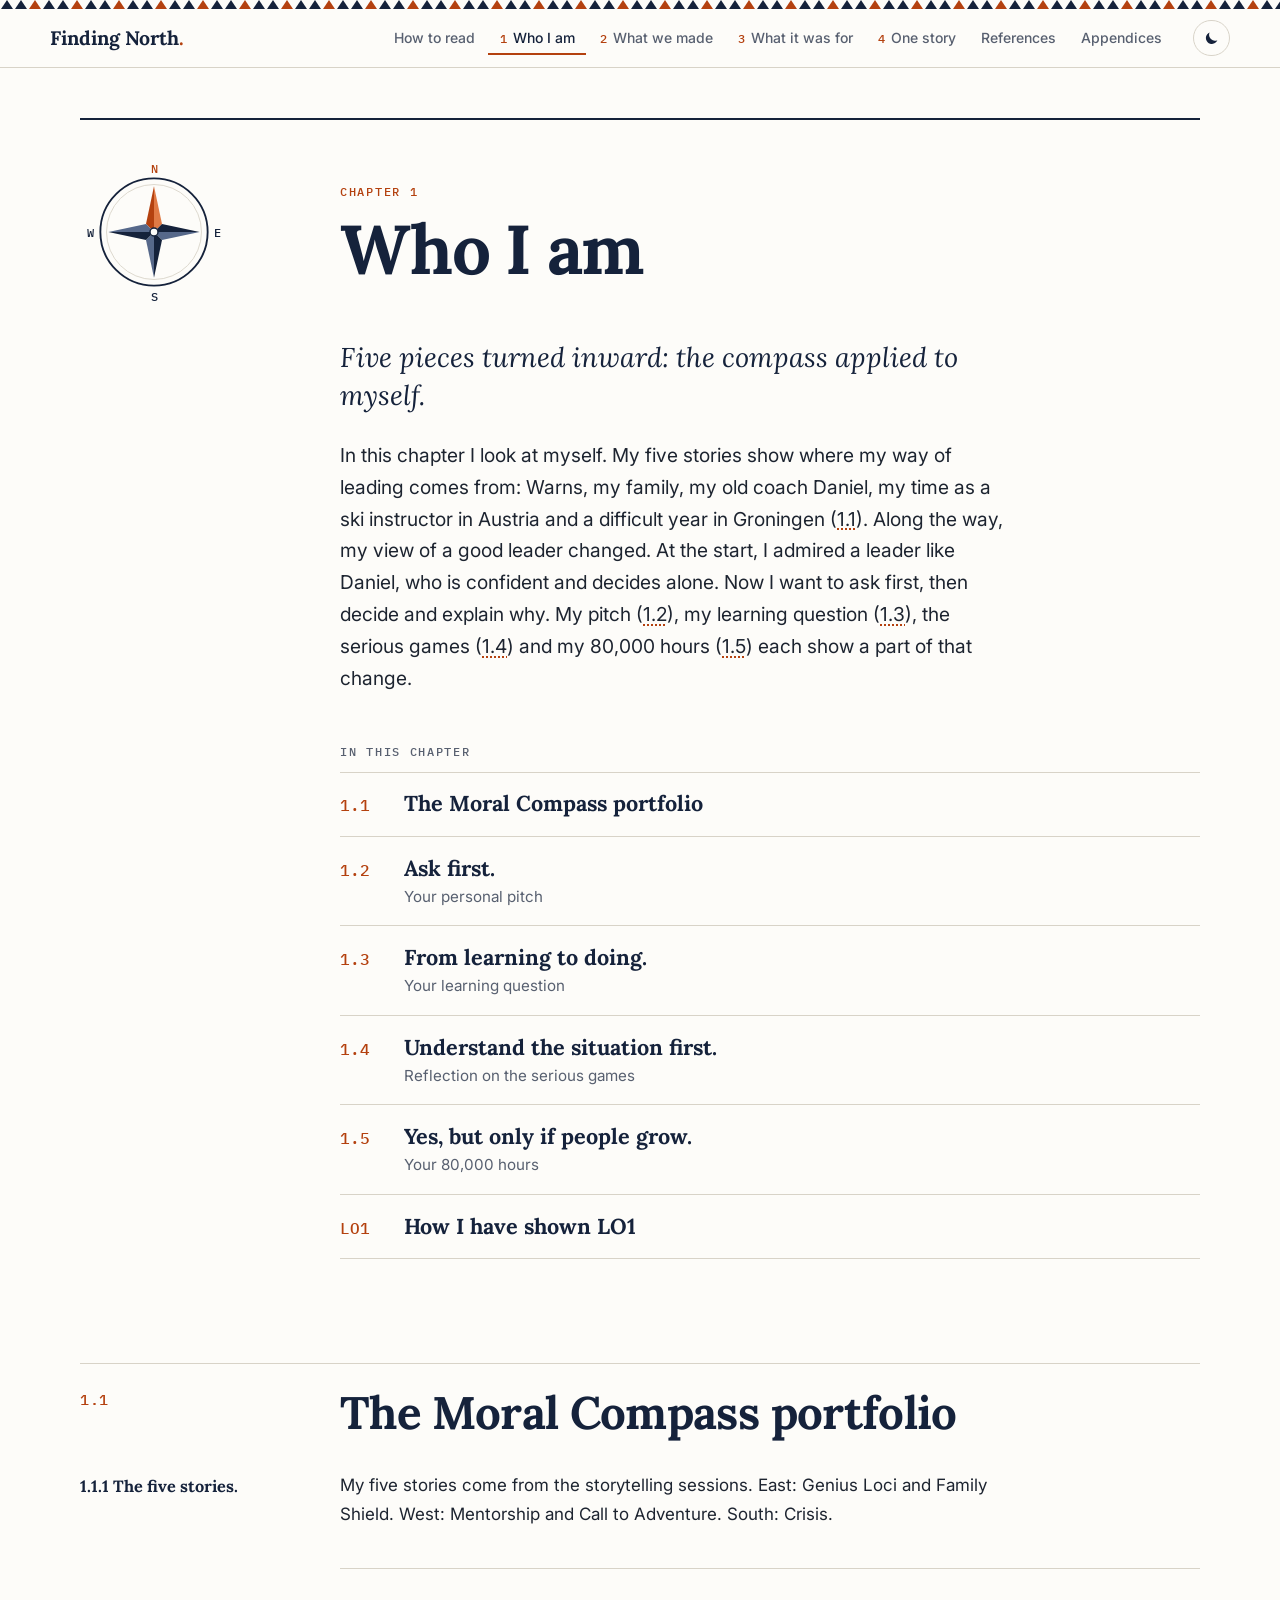
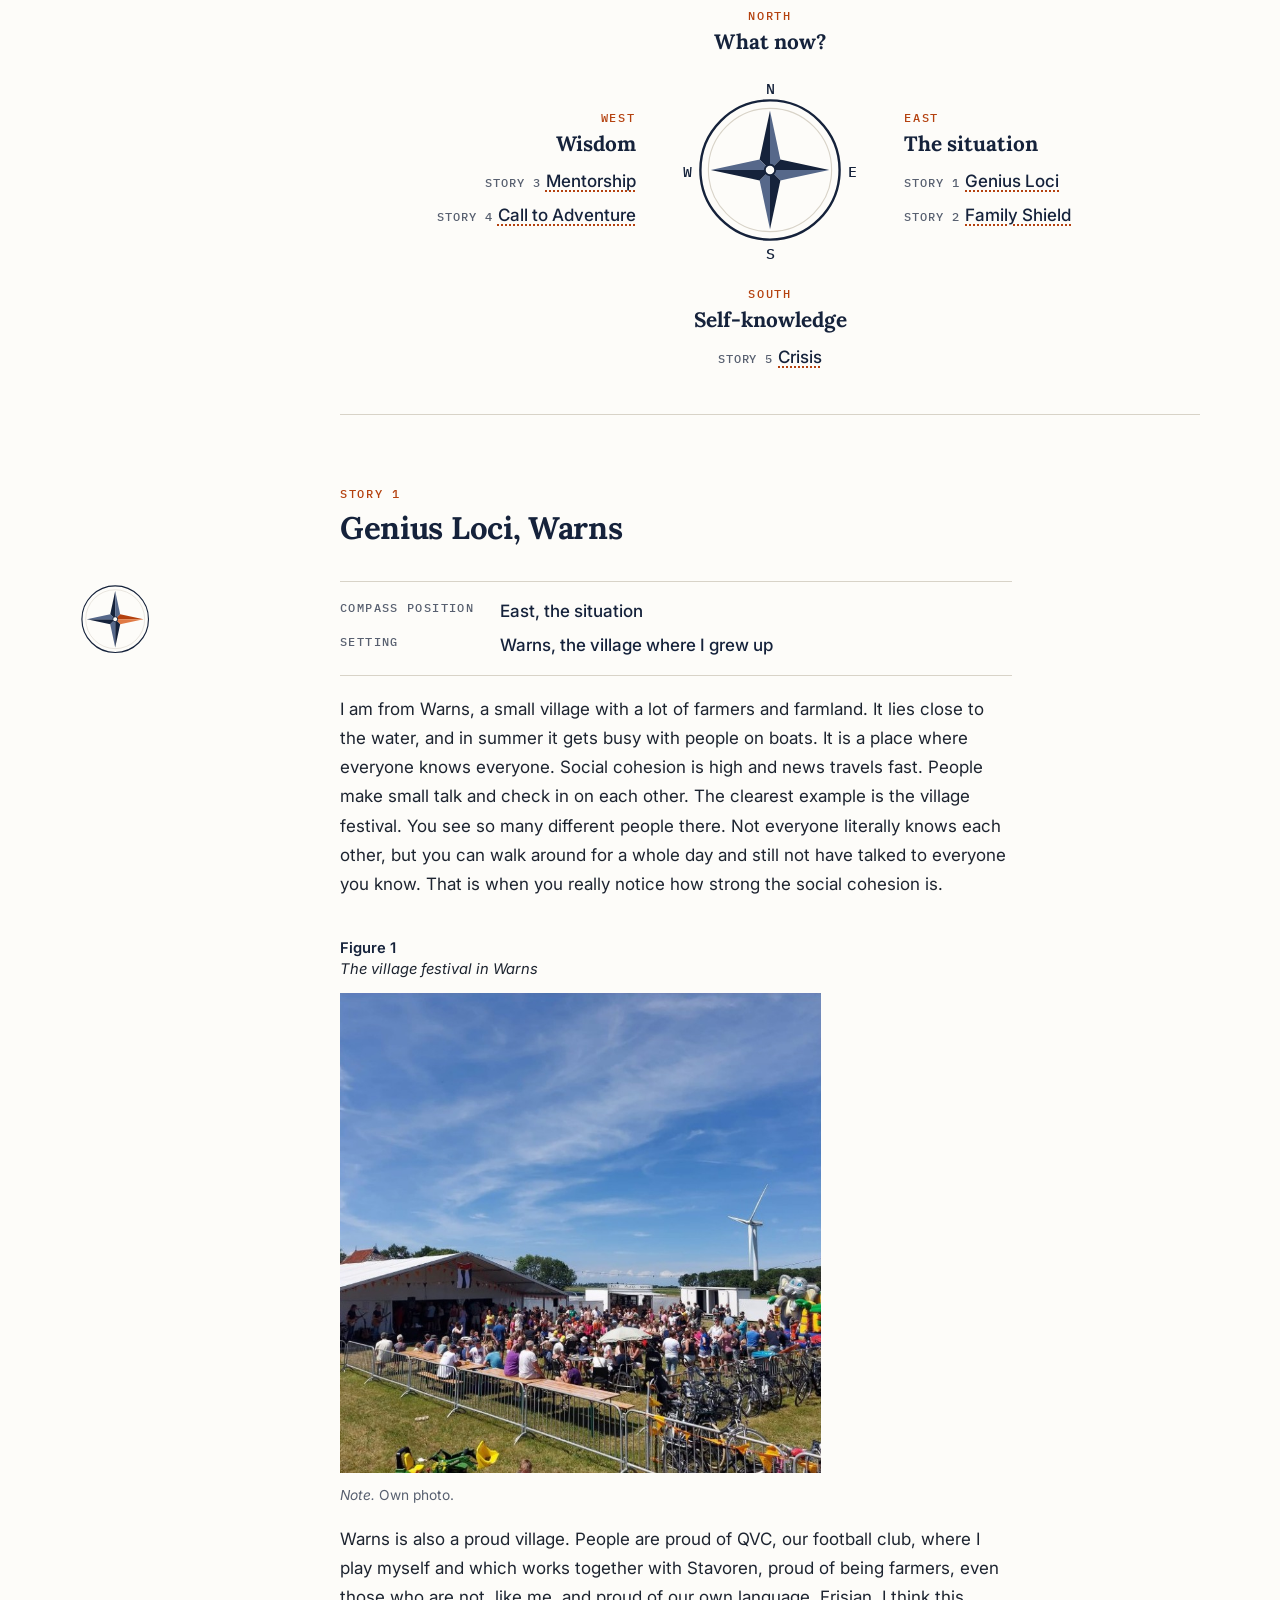
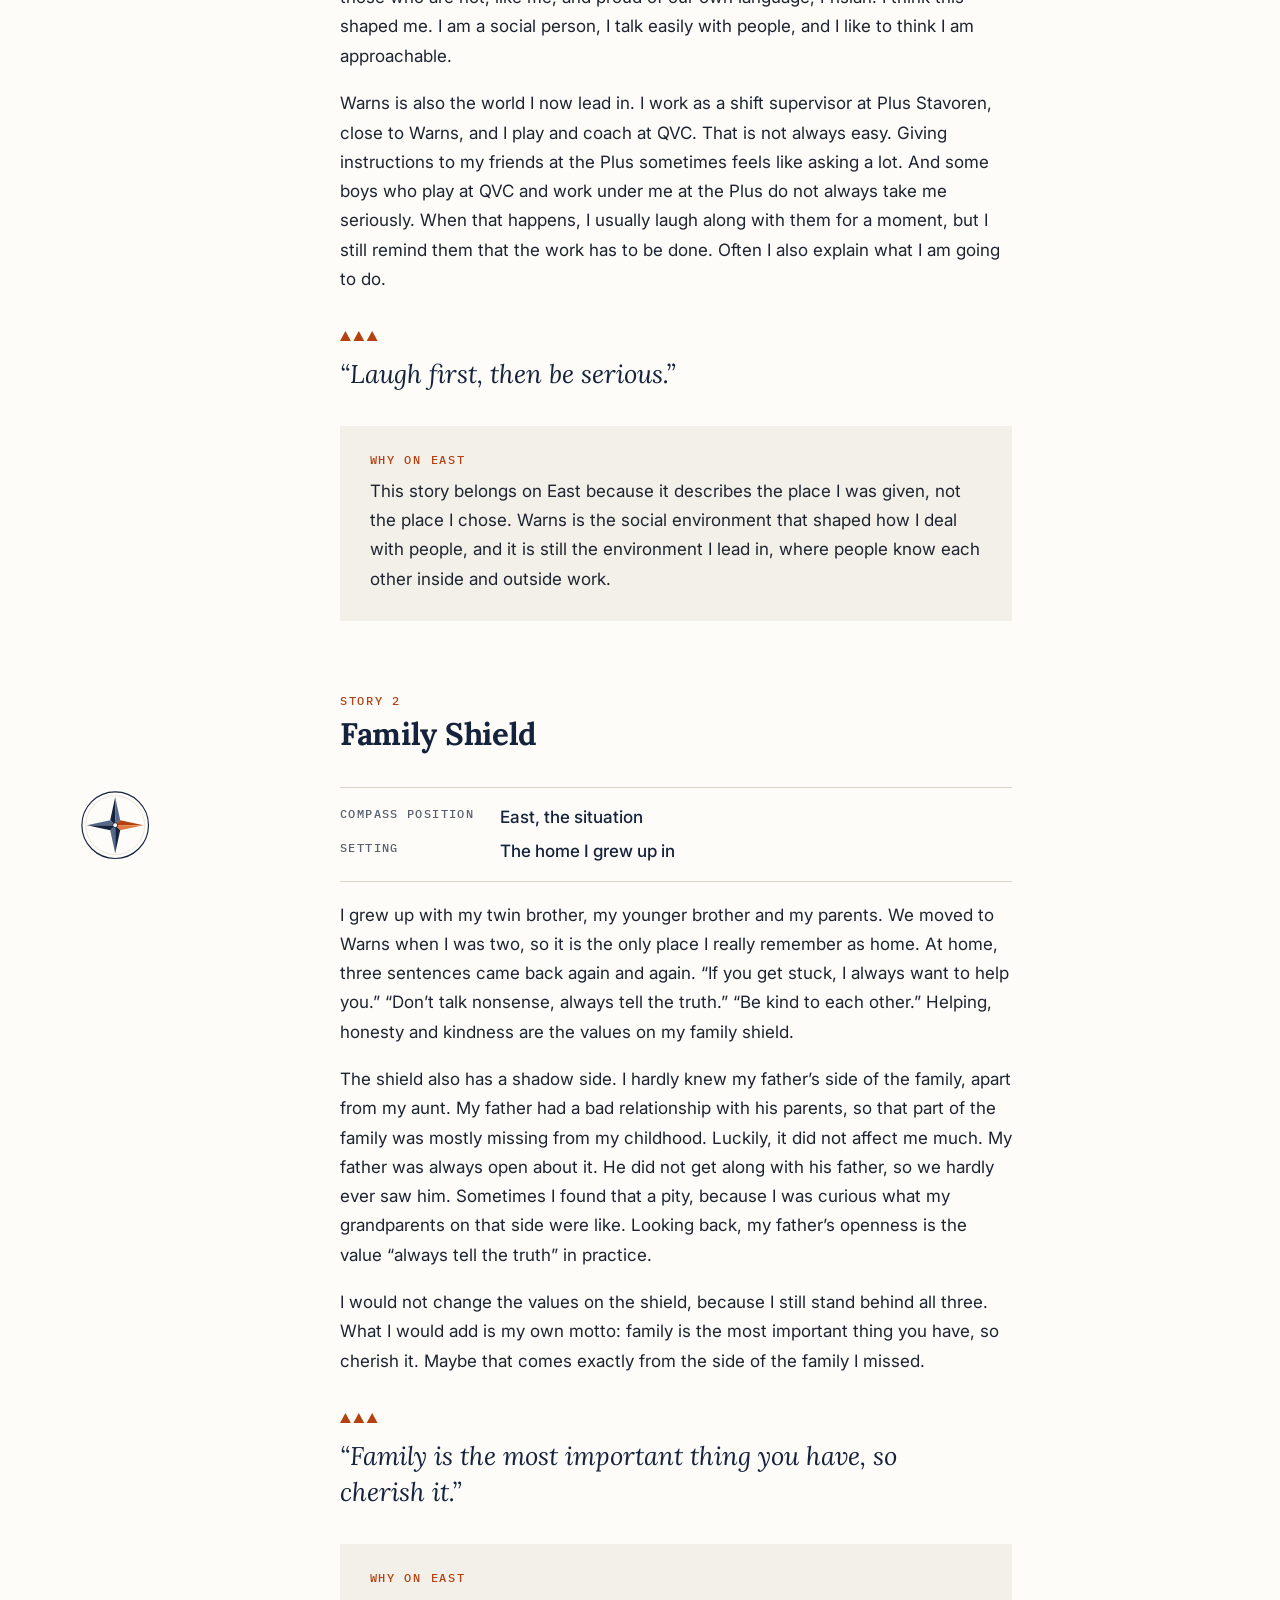
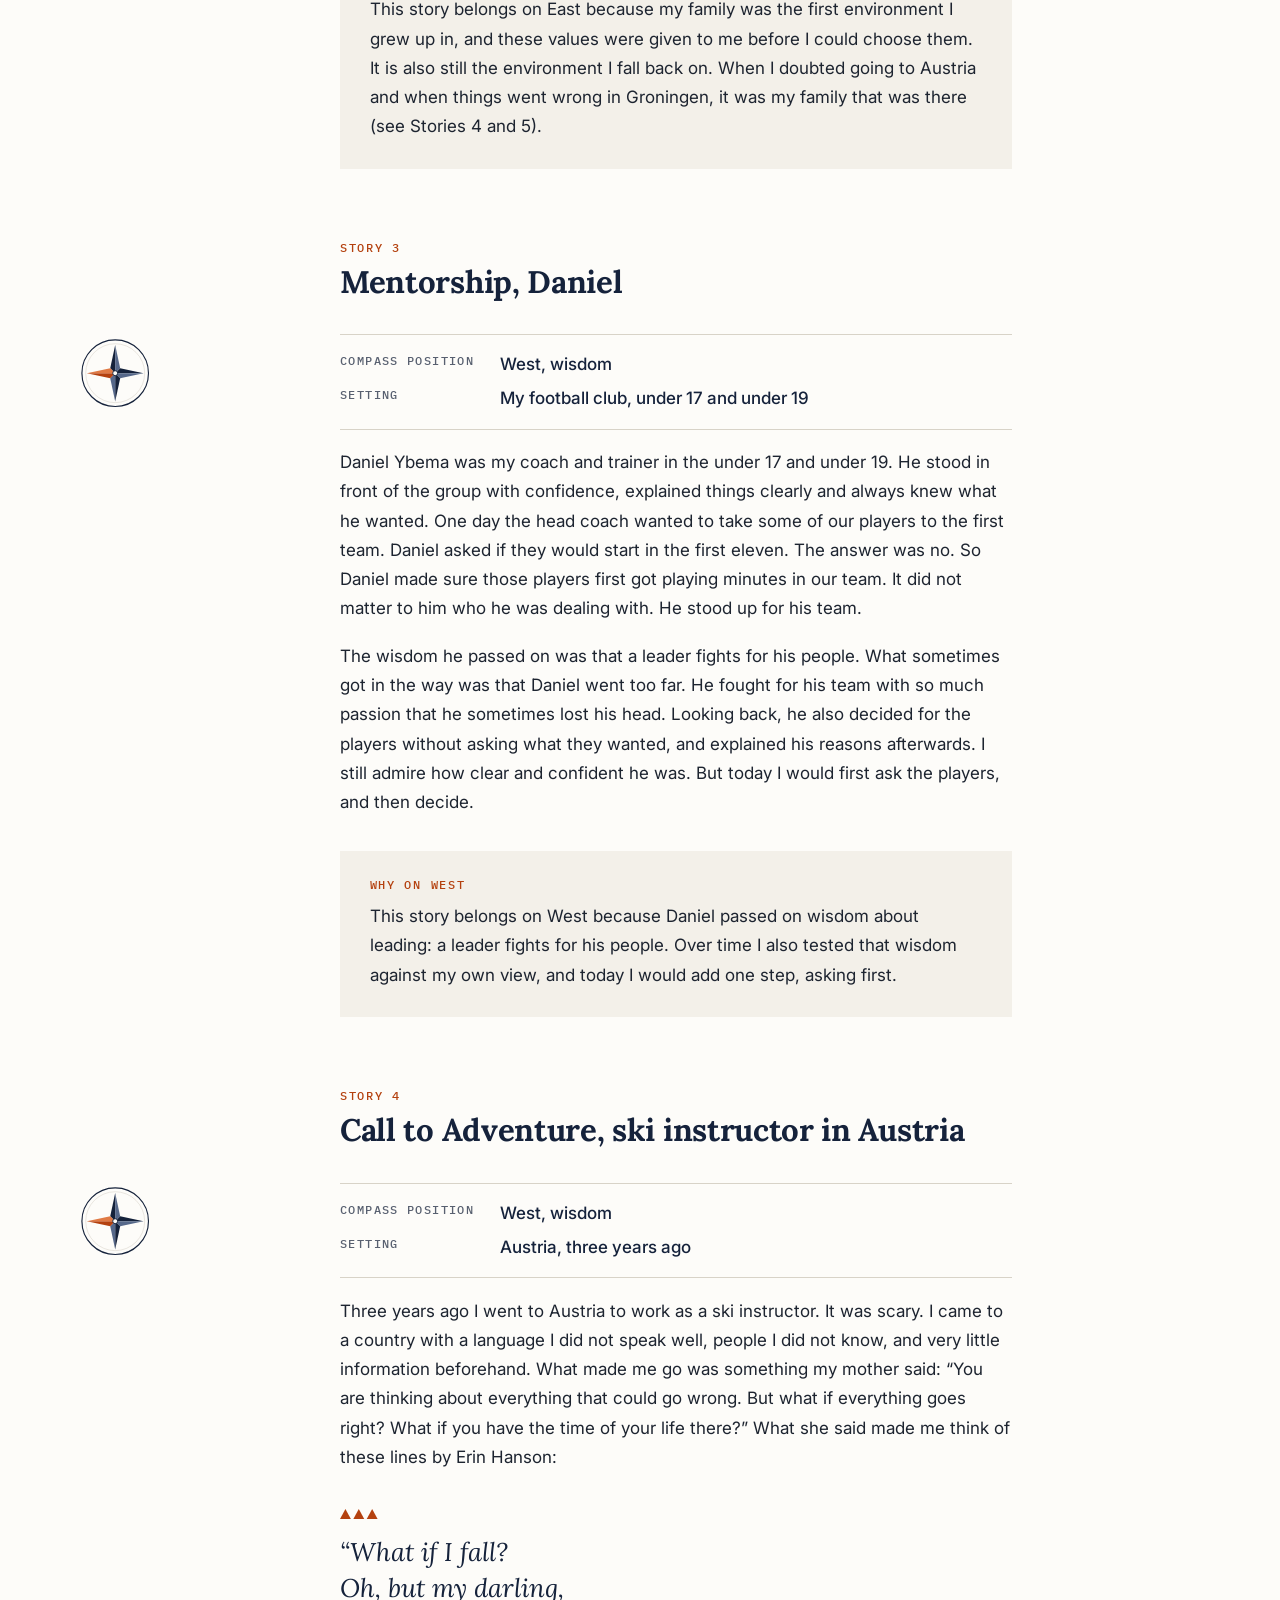
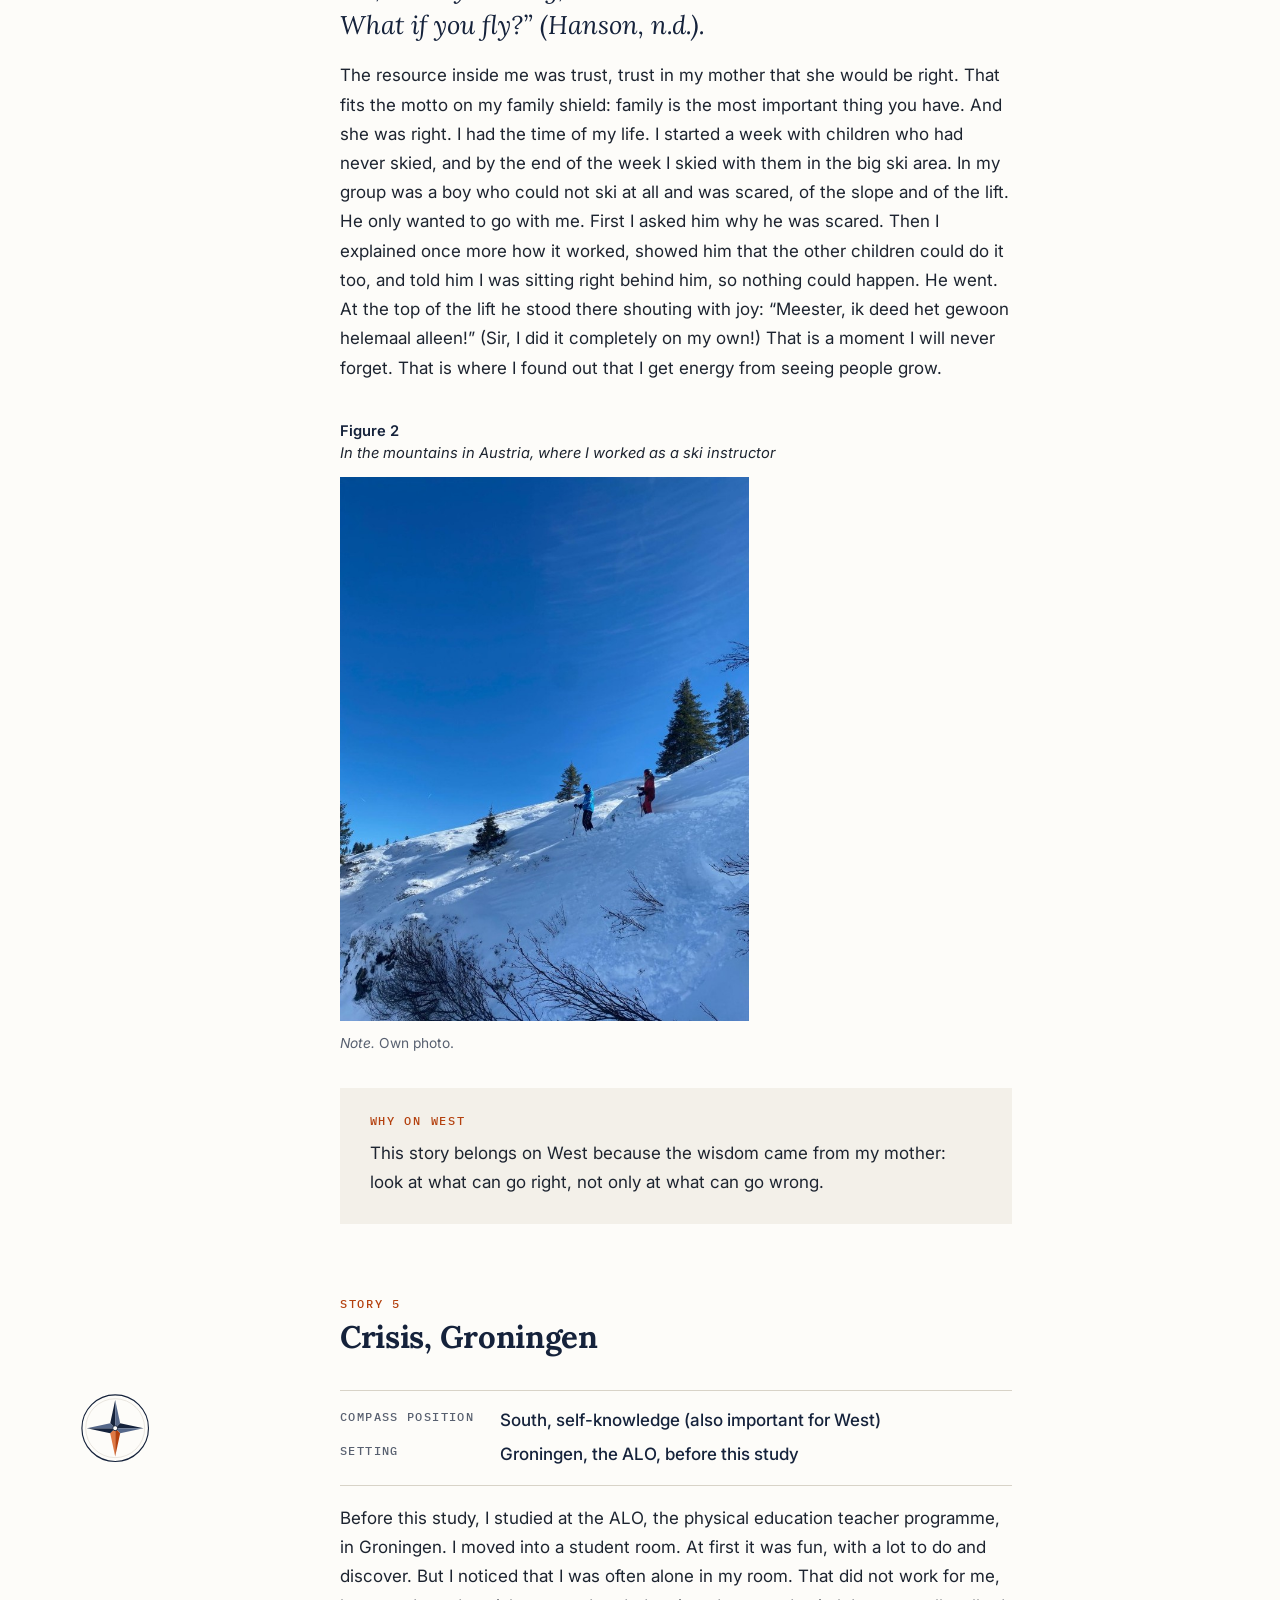
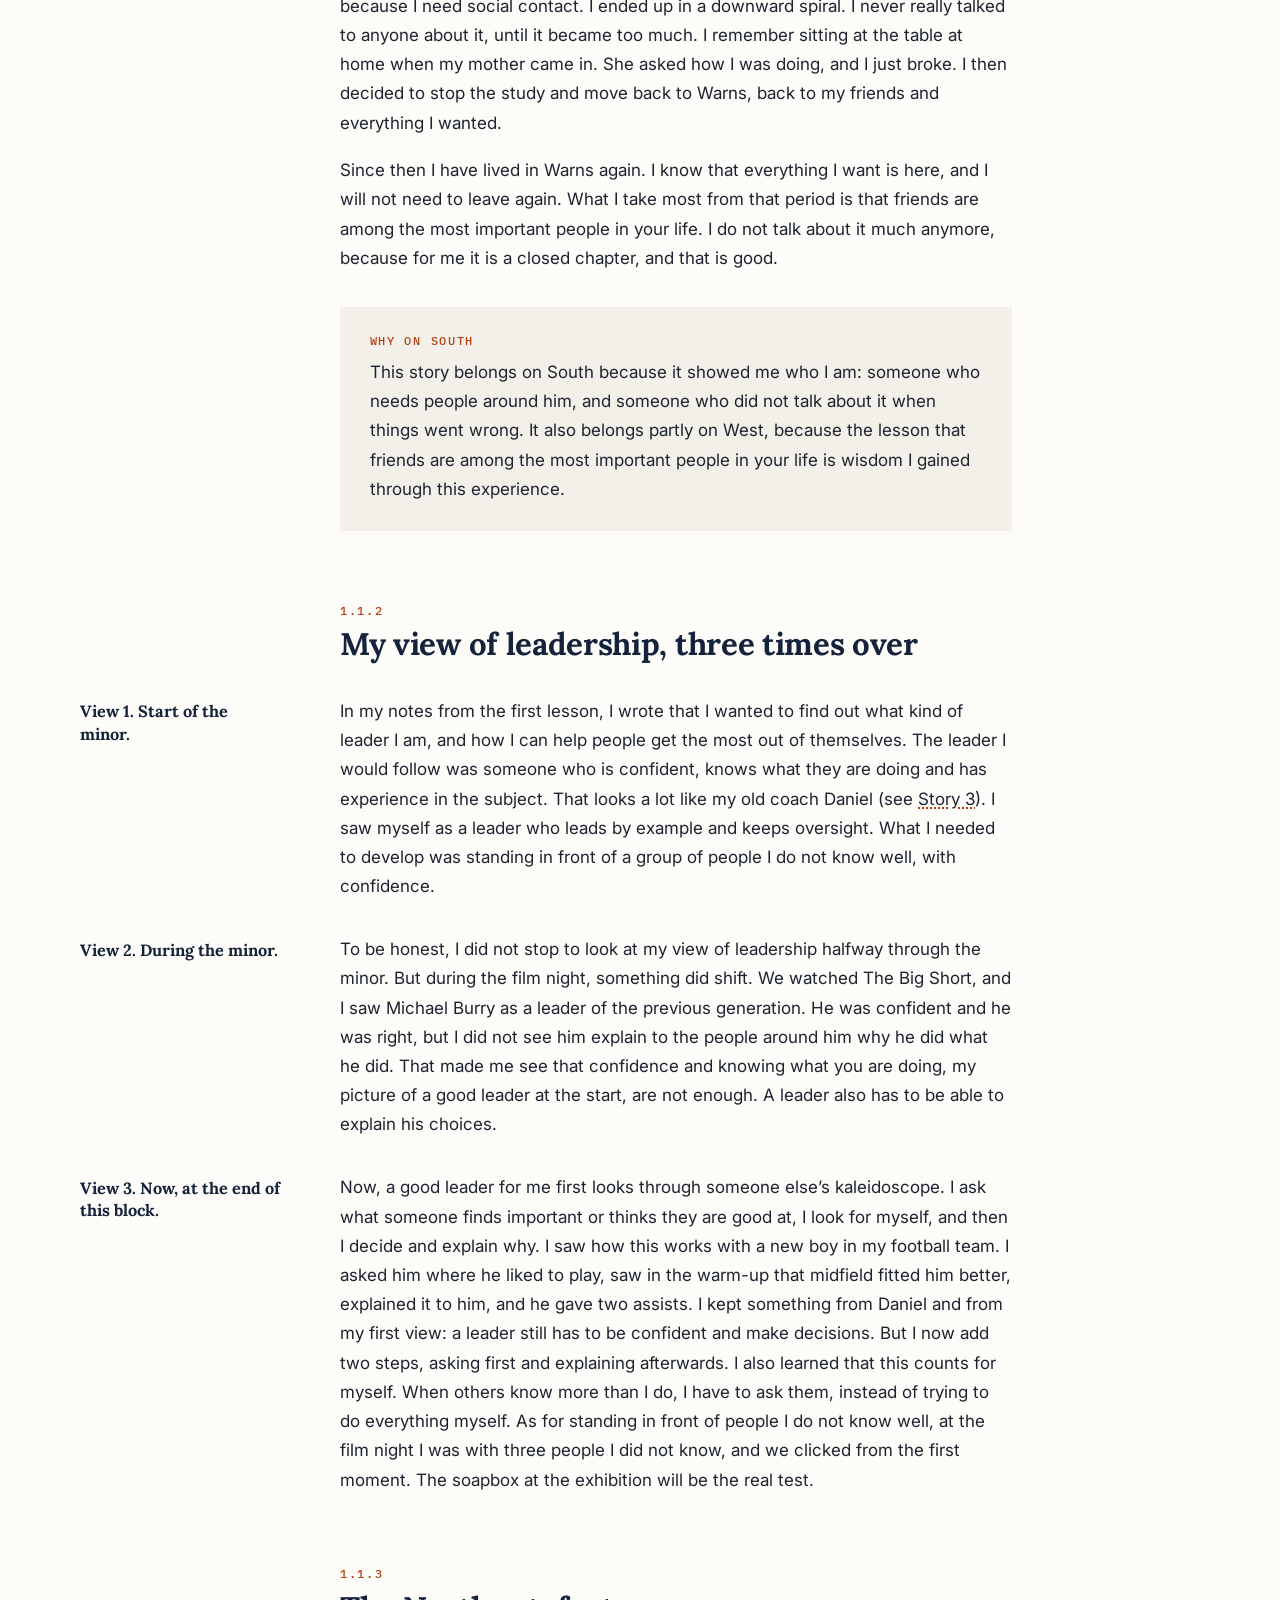
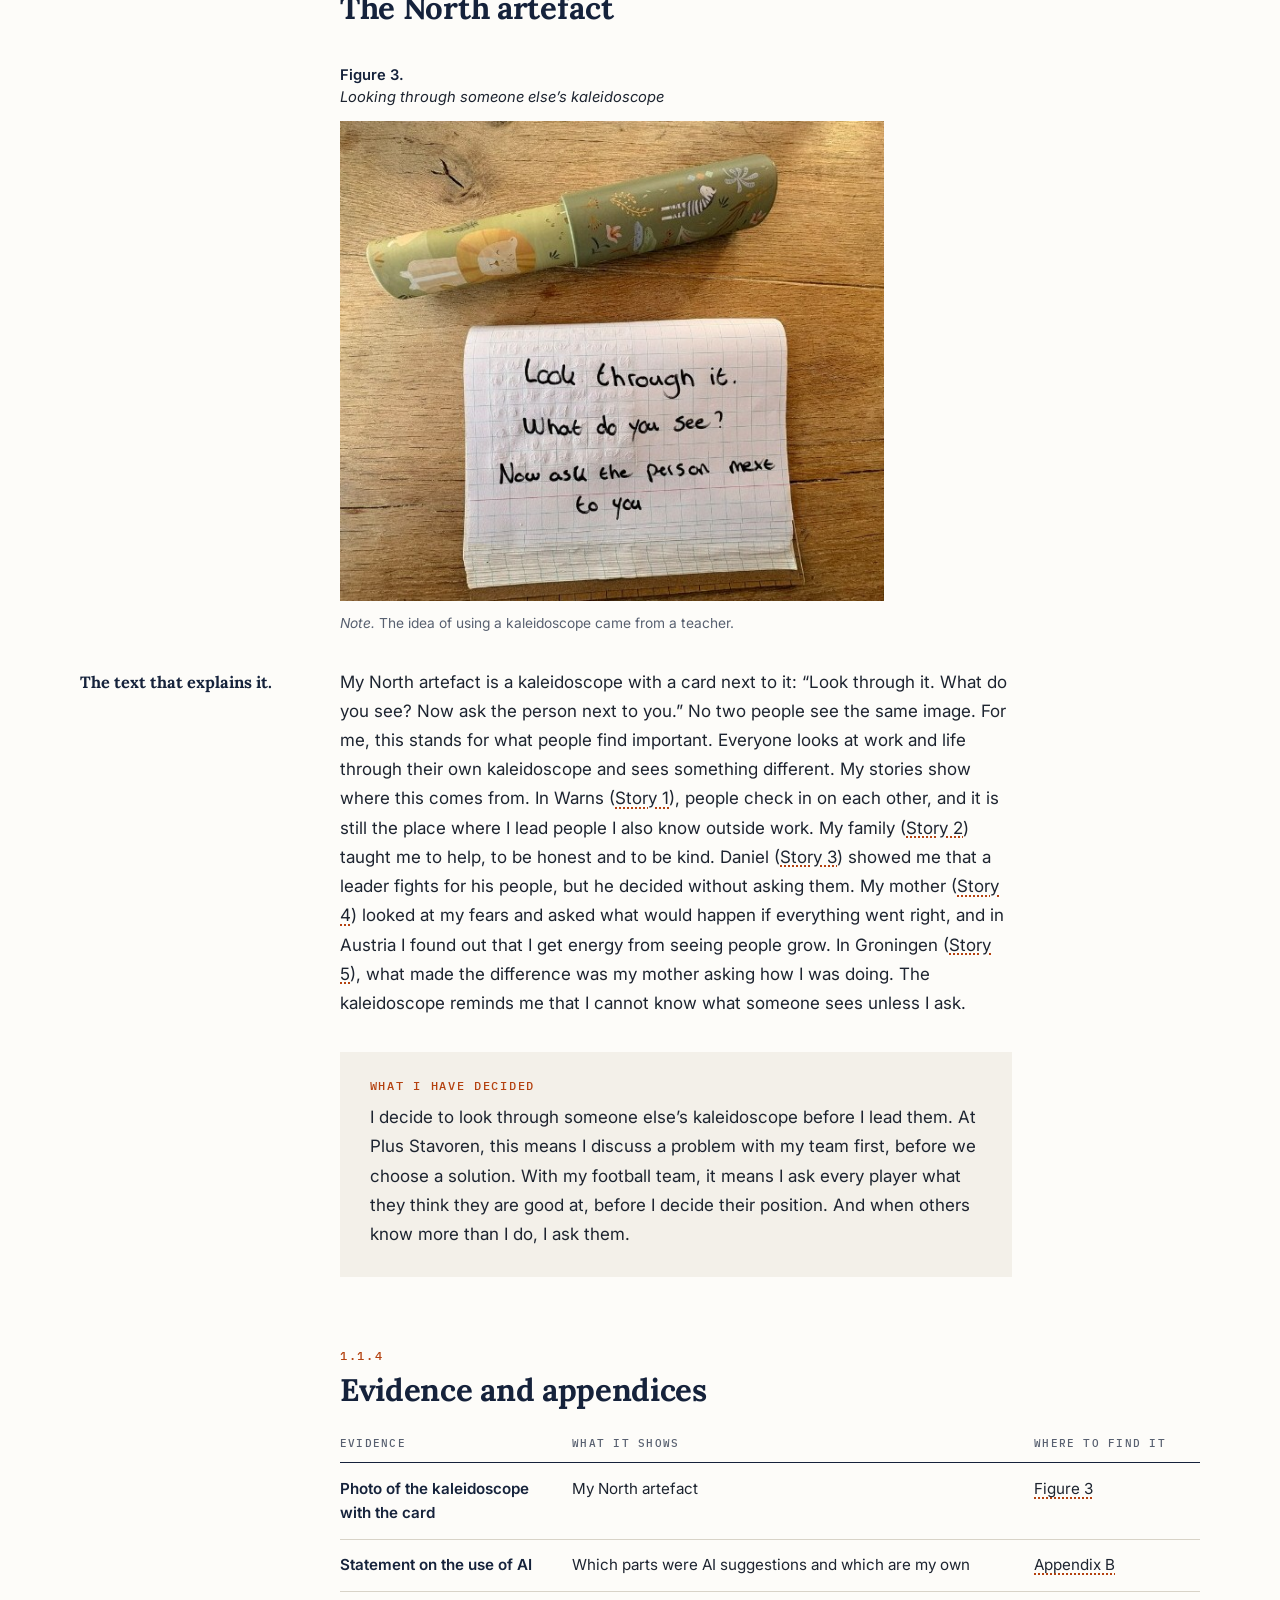
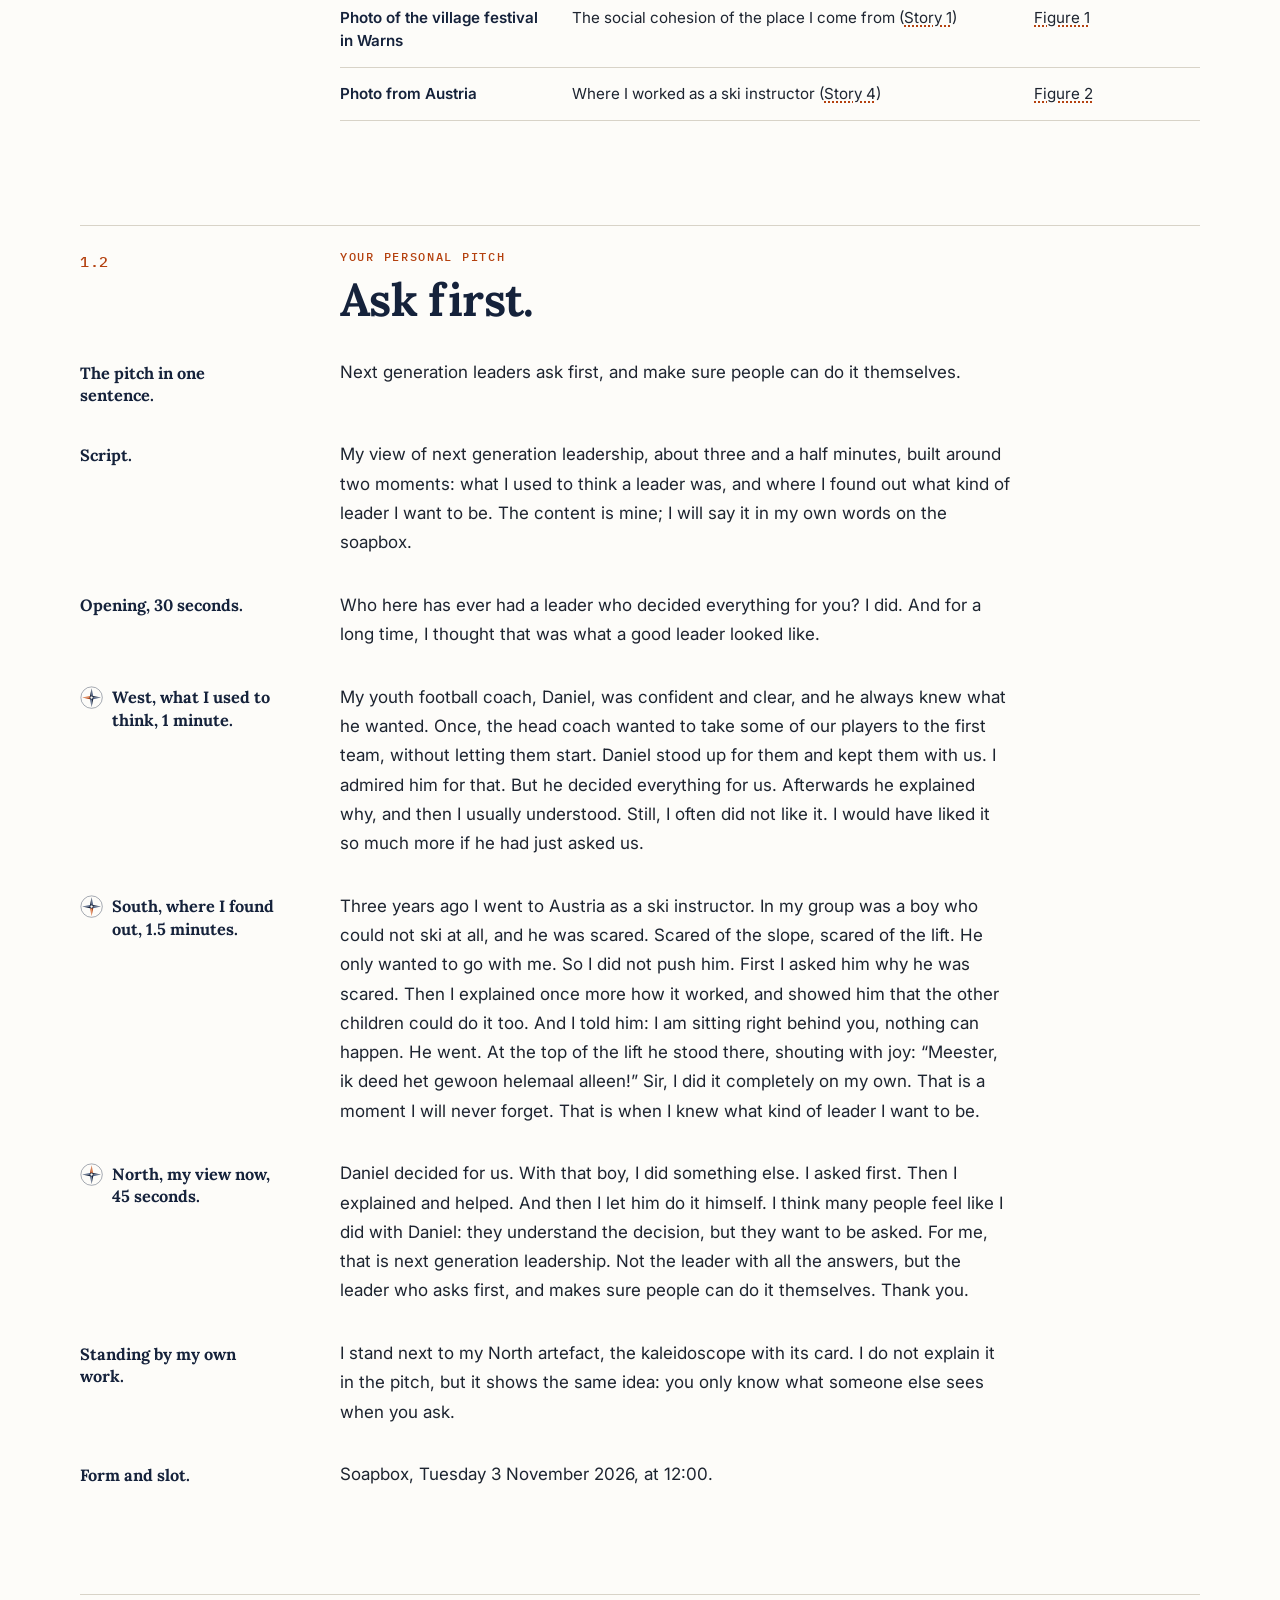
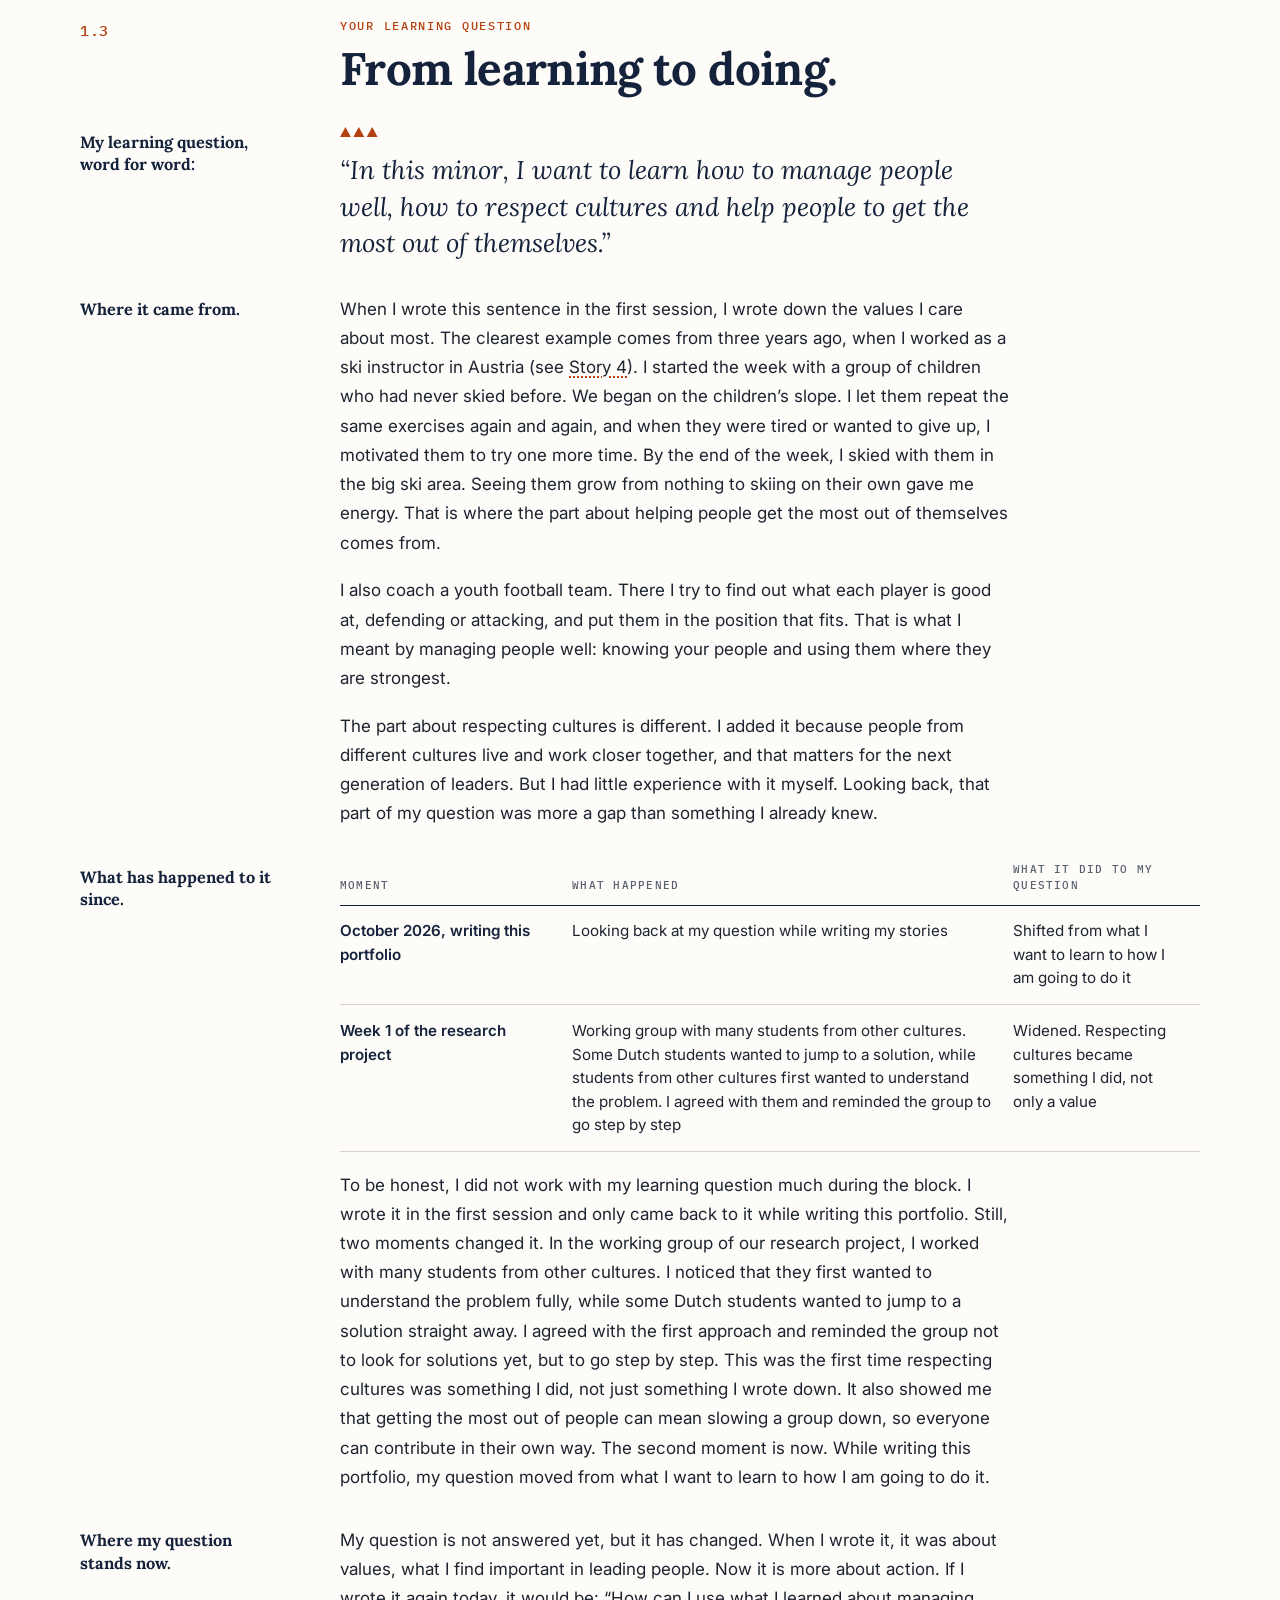
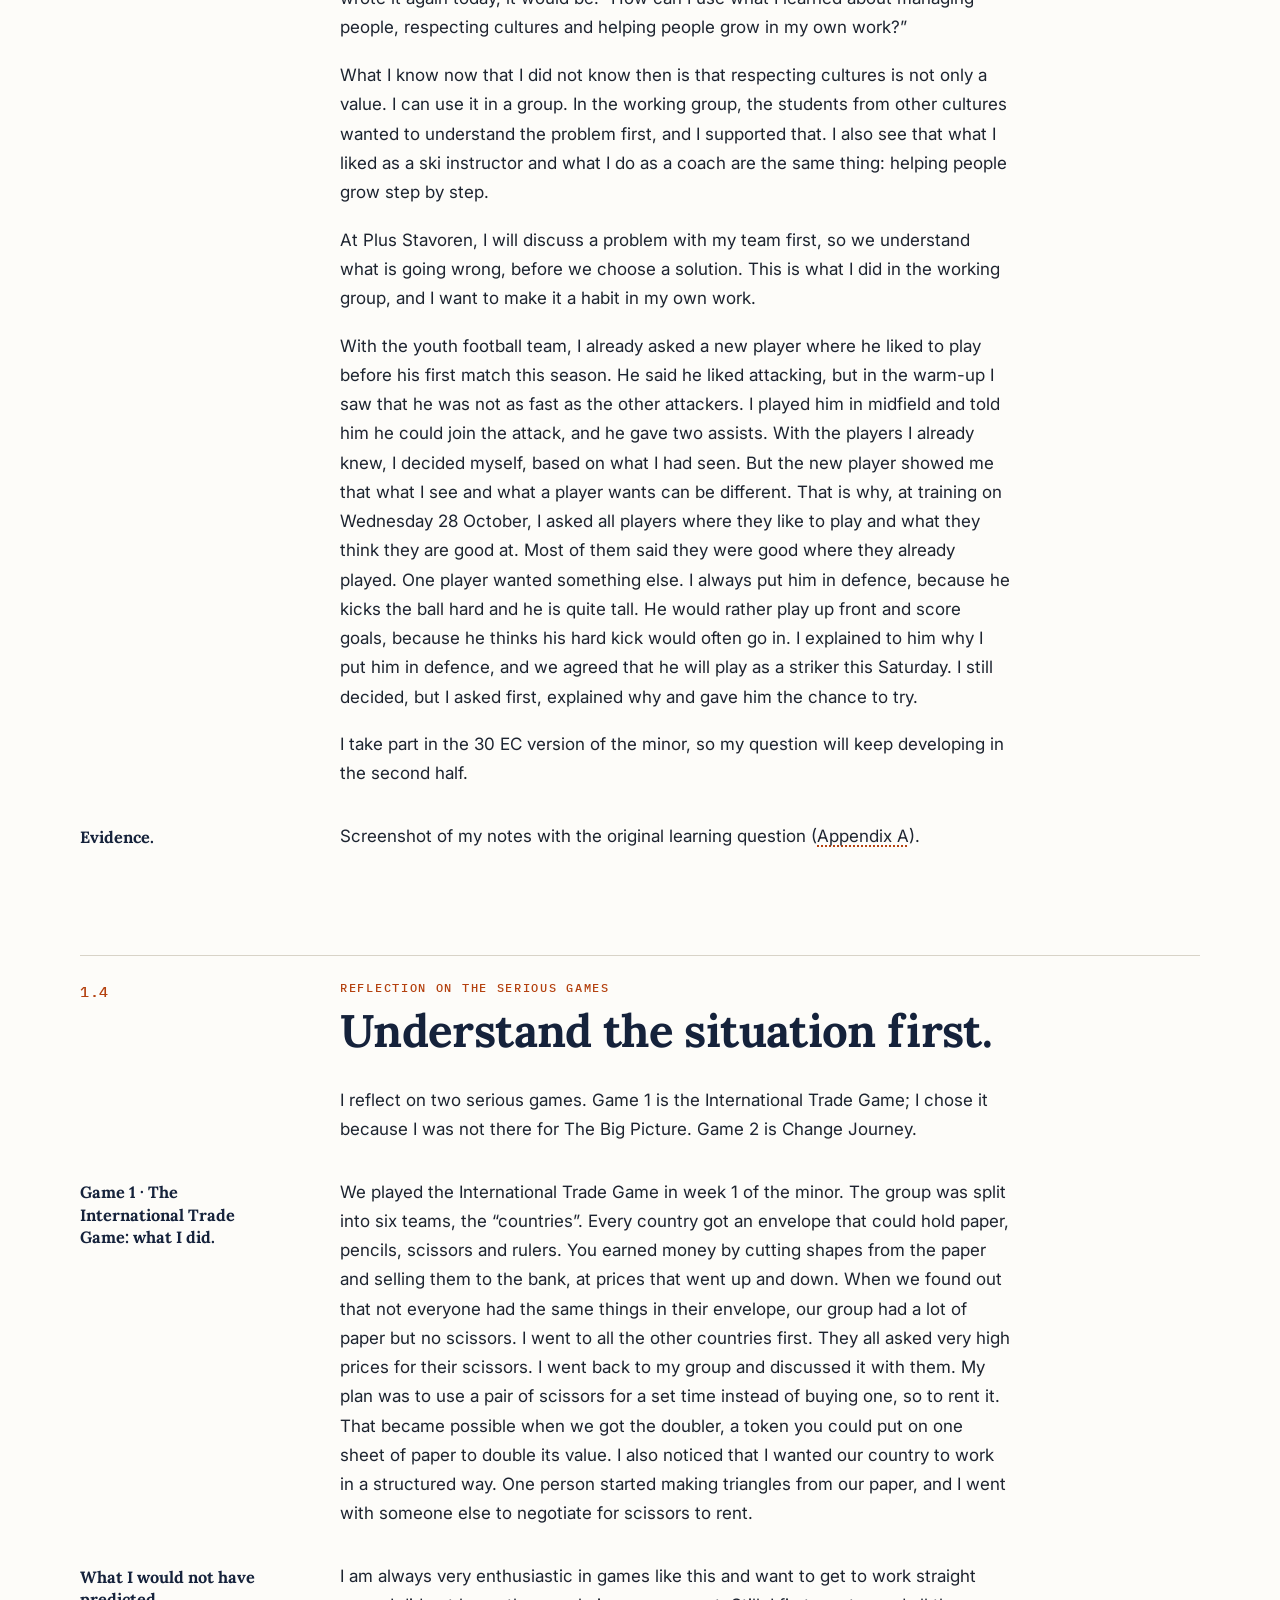
<file: chapter-1.html>
<!doctype html>
<!-- Made by build.js from tekst.md. Change tekst.md and run "node build.js" instead of editing this file. -->
<html lang="en">
<head>
<meta charset="utf-8">
<meta name="viewport" content="width=device-width, initial-scale=1">
<title>Chapter 1 · Who I am · Finding North</title>
<meta name="description" content="Finding North. · Portfolio of Hielke Gase · Minor Next Gen Leadership, HRM-3 · NHL Stenden">
<meta name="color-scheme" content="light dark">
<link rel="icon" href="data:image/svg+xml,%3Csvg%20xmlns%3D%22http%3A%2F%2Fwww.w3.org%2F2000%2Fsvg%22%20viewBox%3D%220%200%2064%2064%22%3E%3Ccircle%20cx%3D%2232%22%20cy%3D%2232%22%20r%3D%2229%22%20fill%3D%22%23fdfcf9%22%20stroke%3D%22%2315223b%22%20stroke-width%3D%224%22%2F%3E%3Cpath%20d%3D%22M32%2032%2032%208%2028%2028Z%22%20fill%3D%22%23b4410f%22%2F%3E%3Cpath%20d%3D%22M32%2032%2032%208%2036%2028Z%22%20fill%3D%22%23e07a45%22%2F%3E%3Cpath%20d%3D%22M32%2032%2056%2032%2036%2028Z%22%20fill%3D%22%2315223b%22%2F%3E%3Cpath%20d%3D%22M32%2032%2056%2032%2036%2036Z%22%20fill%3D%22%2356688a%22%2F%3E%3Cpath%20d%3D%22M32%2032%2032%2056%2036%2036Z%22%20fill%3D%22%2315223b%22%2F%3E%3Cpath%20d%3D%22M32%2032%2032%2056%2028%2036Z%22%20fill%3D%22%2356688a%22%2F%3E%3Cpath%20d%3D%22M32%2032%208%2032%2028%2036Z%22%20fill%3D%22%2315223b%22%2F%3E%3Cpath%20d%3D%22M32%2032%208%2032%2028%2028Z%22%20fill%3D%22%2356688a%22%2F%3E%3C%2Fsvg%3E">
<link rel="preconnect" href="https://fonts.googleapis.com">
<link rel="preconnect" href="https://fonts.gstatic.com" crossorigin>
<link rel="stylesheet" href="https://fonts.googleapis.com/css2?family=IBM+Plex+Mono:wght@400;500&family=Inter:ital,wght@0,400;0,500;0,600;1,400&family=Lora:ital,wght@0,400;0,700;1,400;1,500&display=swap">
<link rel="stylesheet" href="assets/style.css?v=d7d1a3f1">
<script>try{var t=localStorage.getItem('finding-north-theme');if(t==='light'||t==='dark')document.documentElement.setAttribute('data-theme',t)}catch(e){}</script>
<script src="assets/site.js?v=da602311" defer></script>
</head>
<body id="top">
<a class="skip" href="#content">Skip to content</a>
<header class="site-head"><svg class="tri-band" width="100%" height="9" aria-hidden="true" focusable="false"><defs><pattern id="tri-top" width="42" height="9" patternUnits="userSpaceOnUse"><path class="t-navy" d="M1 9 7 0l6 9Z"/><path class="t-navy" d="M15 9l6-9 6 9Z"/><path class="t-orange" d="M29 9l6-9 6 9Z"/></pattern></defs><rect width="100%" height="9" fill="url(#tri-top)"/></svg><nav class="nav" aria-label="Chapters"><a class="brand" href="index.html">Finding North<span class="dot">.</span></a><ul class="nav-list"><li class="nav-item"><a class="nav-link" href="index.html#how-to-read">How to read</a></li><li class="nav-item has-menu"><a class="nav-link is-current" href="chapter-1.html" aria-current="page"><span class="n">1</span>Who I am</a><div class="menu"><ul><li><a href="#s1-1"><span class="m-num">1.1</span><span class="m-t">The Moral Compass portfolio</span></a></li><li><a href="#s1-2"><span class="m-num">1.2</span><span class="m-t">Ask first.</span></a></li><li><a href="#s1-3"><span class="m-num">1.3</span><span class="m-t">From learning to doing.</span></a></li><li><a href="#s1-4"><span class="m-num">1.4</span><span class="m-t">Understand the situation first.</span></a></li><li><a href="#s1-5"><span class="m-num">1.5</span><span class="m-t">Yes, but only if people grow.</span></a></li><li><a href="#lo1"><span class="m-num">LO1</span><span class="m-t">How I have shown LO1</span></a></li></ul></div></li><li class="nav-item has-menu"><a class="nav-link" href="chapter-2.html"><span class="n">2</span>What we made</a><div class="menu"><ul><li><a href="chapter-2.html#s2-1"><span class="m-num">2.1</span><span class="m-t">The applied research project</span></a></li><li><a href="chapter-2.html#s2-2"><span class="m-num">2.2</span><span class="m-t">I waited instead of asking.</span></a></li><li><a href="chapter-2.html#s2-3"><span class="m-num">2.3</span><span class="m-t">The group account of the research</span></a></li><li><a href="chapter-2.html#lo2"><span class="m-num">LO2</span><span class="m-t">How I have shown LO2</span></a></li></ul></div></li><li class="nav-item has-menu"><a class="nav-link" href="chapter-3.html"><span class="n">3</span>What it was for</a><div class="menu"><ul><li><a href="chapter-3.html#s3-1"><span class="m-num">3.1</span><span class="m-t">Ask, decide and explain.</span></a></li><li><a href="chapter-3.html#s3-2"><span class="m-num">3.2</span><span class="m-t">“I have always done it like this.”</span></a></li><li><a href="chapter-3.html#lo3"><span class="m-num">LO3</span><span class="m-t">How I have shown LO3</span></a></li></ul></div></li><li class="nav-item has-menu"><a class="nav-link" href="chapter-4.html"><span class="n">4</span>One story</a><div class="menu"><ul><li><a href="chapter-4.html#s4"><span class="m-num">4</span><span class="m-t">A leader needs a team.</span></a></li><li><a href="chapter-4.html#choice-assignments"><span class="m-num"></span><span class="m-t">Choice assignments (four)</span></a></li><li class="m-sub"><a href="chapter-4.html#choice-assignment-1"><span class="m-num"></span><span class="m-t">Why be moral?</span></a></li><li class="m-sub"><a href="chapter-4.html#choice-assignment-2"><span class="m-num"></span><span class="m-t">Which animal do you manage?</span></a></li><li class="m-sub"><a href="chapter-4.html#choice-assignment-3"><span class="m-num"></span><span class="m-t">The video about the minor</span></a></li><li class="m-sub"><a href="chapter-4.html#choice-assignment-4"><span class="m-num"></span><span class="m-t">De Mentale Wasstraat</span></a></li></ul></div></li><li class="nav-item"><a class="nav-link" href="references.html">References</a></li><li class="nav-item has-menu"><a class="nav-link" href="appendices.html">Appendices</a><div class="menu"><ul><li><a href="appendices.html#appendix-a"><span class="m-num">A</span><span class="m-t">Original learning question</span></a></li><li><a href="appendices.html#appendix-b"><span class="m-num">B</span><span class="m-t">Statement on the use of AI</span></a></li><li><a href="appendices.html#appendix-c"><span class="m-num">C</span><span class="m-t">Group reflection Film Night, The Big Short (3.1)</span></a></li><li><a href="appendices.html#appendix-d"><span class="m-num">D</span><span class="m-t">Change Journey materials (1.4)</span></a></li><li><a href="appendices.html#appendix-e"><span class="m-num">E</span><span class="m-t">Chat with the store manager (3.2)</span></a></li></ul></div></li></ul><button class="theme-toggle" type="button" aria-label="Switch to dark theme" aria-pressed="false"><svg class="i-moon" viewBox="0 0 24 24" aria-hidden="true" focusable="false"><path d="M20.5 14.6A8.5 8.5 0 0 1 9.4 3.5a8.5 8.5 0 1 0 11.1 11.1Z"/></svg><svg class="i-sun" viewBox="0 0 24 24" aria-hidden="true" focusable="false"><circle cx="12" cy="12" r="4.2"/><path d="M12 2.5v2.2M12 19.3v2.2M2.5 12h2.2M19.3 12h2.2M5.3 5.3l1.6 1.6M17.1 17.1l1.6 1.6M5.3 18.7l1.6-1.6M17.1 6.9l1.6-1.6"/></svg></button></nav></header>
<main id="content">
<section class="chapter" id="chapter-1" aria-labelledby="chapter-1-h"><header class="chapter-head"><div class="flow"><div class="sec-rule ch-rule" aria-hidden="true"></div><div class="ch-compass side"><svg class="compass compass--lg" viewBox="0 0 240 240" role="img" aria-label="Compass with North in orange"><circle class="c-ring" cx="120" cy="120" r="87"/><circle class="c-ring2" cx="120" cy="120" r="77"/><path class="c-act-a" d="M120,120L120,46L107,107Z"/><path class="c-act-b" d="M120,120L120,46L133,107Z"/><path class="c-a" d="M120,120L194,120L133,107Z"/><path class="c-b" d="M120,120L194,120L133,133Z"/><path class="c-a" d="M120,120L120,194L133,133Z"/><path class="c-b" d="M120,120L120,194L107,133Z"/><path class="c-a" d="M120,120L46,120L107,133Z"/><path class="c-b" d="M120,120L46,120L107,107Z"/><circle class="c-hub" cx="120" cy="120" r="6.5"/><text class="c-letter on" x="120" y="17">N</text><text class="c-letter" x="223" y="121">E</text><text class="c-letter" x="120" y="224">S</text><text class="c-letter" x="17" y="121">W</text></svg></div><div class="ch-titles wide"><p class="kicker">Chapter 1</p><h1 class="ch-title" id="chapter-1-h">Who I am</h1></div><p class="deck">Five pieces turned inward: the compass applied to myself.</p><p class="lead">In this chapter I look at myself. My five stories show where my way of leading comes from: Warns, my family, my old coach Daniel, my time as a ski instructor in Austria and a difficult year in Groningen (<a class="xref" href="#s1-1">1.1</a>). Along the way, my view of a good leader changed. At the start, I admired a leader like Daniel, who is confident and decides alone. Now I want to ask first, then decide and explain why. My pitch (<a class="xref" href="#s1-2">1.2</a>), my learning question (<a class="xref" href="#s1-3">1.3</a>), the serious games (<a class="xref" href="#s1-4">1.4</a>) and my 80,000 hours (<a class="xref" href="#s1-5">1.5</a>) each show a part of that change.</p><div class="ch-toc wide"><p class="kicker">In this chapter</p><ol><li><a href="#s1-1"><span class="toc-num">1.1</span><span class="toc-t">The Moral Compass portfolio</span></a></li><li><a href="#s1-2"><span class="toc-num">1.2</span><span class="toc-t">Ask first.<span class="toc-sub">Your personal pitch</span></span></a></li><li><a href="#s1-3"><span class="toc-num">1.3</span><span class="toc-t">From learning to doing.<span class="toc-sub">Your learning question</span></span></a></li><li><a href="#s1-4"><span class="toc-num">1.4</span><span class="toc-t">Understand the situation first.<span class="toc-sub">Reflection on the serious games</span></span></a></li><li><a href="#s1-5"><span class="toc-num">1.5</span><span class="toc-t">Yes, but only if people grow.<span class="toc-sub">Your 80,000 hours</span></span></a></li><li><a href="#lo1"><span class="toc-num">LO1</span><span class="toc-t">How I have shown LO1</span></a></li></ol></div></div></header>
<section class="sec" id="s1-1" aria-labelledby="s1-1-h"><div class="flow"><div class="sec-rule" aria-hidden="true"></div><p class="sec-num">1.1</p><header class="sec-head"><h2 class="sec-title" id="s1-1-h">The Moral Compass portfolio</h2></header><p class="side"><span>1.1.1 The five stories.</span></p><p class="has-side">My five stories come from the storytelling sessions. East: Genius Loci and Family Shield. West: Mentorship and Call to Adventure. South: Crisis.</p><div class="compass-key story-compass wide" role="group" aria-label="My stories on the compass"><div class="ck-grid"><div class="ck ck--e"><p class="kicker">East</p><p class="ck-meaning">The situation</p><ul class="sc-list"><li><a href="#story-1"><span class="sc-label">Story 1</span> <span class="sc-name">Genius Loci</span></a></li><li><a href="#story-2"><span class="sc-label">Story 2</span> <span class="sc-name">Family Shield</span></a></li></ul></div><div class="ck ck--w"><p class="kicker">West</p><p class="ck-meaning">Wisdom</p><ul class="sc-list"><li><a href="#story-3"><span class="sc-label">Story 3</span> <span class="sc-name">Mentorship</span></a></li><li><a href="#story-4"><span class="sc-label">Story 4</span> <span class="sc-name">Call to Adventure</span></a></li></ul></div><div class="ck ck--s"><p class="kicker">South</p><p class="ck-meaning">Self-knowledge</p><ul class="sc-list"><li><a href="#story-5"><span class="sc-label">Story 5</span> <span class="sc-name">Crisis</span></a></li></ul></div><div class="ck ck--n"><p class="kicker">North</p><p class="ck-meaning">What now?</p></div><div class="ck ck--c"><svg class="compass compass--lg" viewBox="0 0 240 240" aria-hidden="true" focusable="false"><circle class="c-ring" cx="120" cy="120" r="87"/><circle class="c-ring2" cx="120" cy="120" r="77"/><path class="c-a" d="M120,120L120,46L107,107Z"/><path class="c-b" d="M120,120L120,46L133,107Z"/><path class="c-a" d="M120,120L194,120L133,107Z"/><path class="c-b" d="M120,120L194,120L133,133Z"/><path class="c-a" d="M120,120L120,194L133,133Z"/><path class="c-b" d="M120,120L120,194L107,133Z"/><path class="c-a" d="M120,120L46,120L107,133Z"/><path class="c-b" d="M120,120L46,120L107,107Z"/><circle class="c-hub" cx="120" cy="120" r="6.5"/><text class="c-letter" x="120" y="17">N</text><text class="c-letter" x="223" y="121">E</text><text class="c-letter" x="120" y="224">S</text><text class="c-letter" x="17" y="121">W</text></svg></div></div></div></div>
<section class="sub" id="story-1" aria-labelledby="story-1-h"><div class="flow"><header class="sub-head"><p class="kicker">Story 1</p><h3 class="sub-title" id="story-1-h">Genius Loci, Warns</h3></header><p class="side side--meta"><svg class="compass compass--md" viewBox="28 28 184 184" aria-hidden="true" focusable="false"><circle class="c-ring" cx="120" cy="120" r="87"/><circle class="c-ring2" cx="120" cy="120" r="77"/><path class="c-a" d="M120,120L120,46L107,107Z"/><path class="c-b" d="M120,120L120,46L133,107Z"/><path class="c-act-a" d="M120,120L194,120L133,107Z"/><path class="c-act-b" d="M120,120L194,120L133,133Z"/><path class="c-a" d="M120,120L120,194L133,133Z"/><path class="c-b" d="M120,120L120,194L107,133Z"/><path class="c-a" d="M120,120L46,120L107,133Z"/><path class="c-b" d="M120,120L46,120L107,107Z"/><circle class="c-hub" cx="120" cy="120" r="6.5"/></svg></p><dl class="story-meta has-side"><div><dt>Compass position</dt><dd>East, the situation</dd></div><div><dt>Setting</dt><dd>Warns, the village where I grew up</dd></div></dl><p>I am from Warns, a small village with a lot of farmers and farmland. It lies close to the water, and in summer it gets busy with people on boats. It is a place where everyone knows everyone. Social cohesion is high and news travels fast. People make small talk and check in on each other. The clearest example is the village festival. You see so many different people there. Not everyone literally knows each other, but you can walk around for a whole day and still not have talked to everyone you know. That is when you really notice how strong the social cohesion is.</p><figure class="fig" id="figure-1"><figcaption><span class="fig-label">Figure 1</span> <span class="fig-title">The village festival in Warns</span></figcaption><a class="fig-media" href="fotos/figure-1-village-festival.jpg" data-lightbox data-caption="Figure 1 The village festival in Warns"><img src="fotos/figure-1-village-festival.jpg" alt="Crowds at the village festival in Warns" width="748" height="746" loading="lazy" decoding="async"></a><p class="fig-note"><em>Note.</em> Own photo.</p></figure><p>Warns is also a proud village. People are proud of QVC, our football club, where I play myself and which works together with Stavoren, proud of being farmers, even those who are not, like me, and proud of our own language, Frisian. I think this shaped me. I am a social person, I talk easily with people, and I like to think I am approachable.</p><p>Warns is also the world I now lead in. I work as a shift supervisor at Plus Stavoren, close to Warns, and I play and coach at QVC. That is not always easy. Giving instructions to my friends at the Plus sometimes feels like asking a lot. And some boys who play at QVC and work under me at the Plus do not always take me seriously. When that happens, I usually laugh along with them for a moment, but I still remind them that the work has to be done. Often I also explain what I am going to do.</p><blockquote class="quote"><svg class="tris" viewBox="0 0 38 10" aria-hidden="true" focusable="false"><path d="M0 10 5.5 0 11 10Z"/><path d="M13.5 10 19 0 24.5 10Z"/><path d="M27 10 32.5 0 38 10Z"/></svg><p>“Laugh first, then be serious.”</p></blockquote><div class="panel panel--why"><p class="kicker">Why on East</p><p>This story belongs on East because it describes the place I was given, not the place I chose. Warns is the social environment that shaped how I deal with people, and it is still the environment I lead in, where people know each other inside and outside work.</p></div></div></section>
<section class="sub" id="story-2" aria-labelledby="story-2-h"><div class="flow"><header class="sub-head"><p class="kicker">Story 2</p><h3 class="sub-title" id="story-2-h">Family Shield</h3></header><p class="side side--meta"><svg class="compass compass--md" viewBox="28 28 184 184" aria-hidden="true" focusable="false"><circle class="c-ring" cx="120" cy="120" r="87"/><circle class="c-ring2" cx="120" cy="120" r="77"/><path class="c-a" d="M120,120L120,46L107,107Z"/><path class="c-b" d="M120,120L120,46L133,107Z"/><path class="c-act-a" d="M120,120L194,120L133,107Z"/><path class="c-act-b" d="M120,120L194,120L133,133Z"/><path class="c-a" d="M120,120L120,194L133,133Z"/><path class="c-b" d="M120,120L120,194L107,133Z"/><path class="c-a" d="M120,120L46,120L107,133Z"/><path class="c-b" d="M120,120L46,120L107,107Z"/><circle class="c-hub" cx="120" cy="120" r="6.5"/></svg></p><dl class="story-meta has-side"><div><dt>Compass position</dt><dd>East, the situation</dd></div><div><dt>Setting</dt><dd>The home I grew up in</dd></div></dl><p>I grew up with my twin brother, my younger brother and my parents. We moved to Warns when I was two, so it is the only place I really remember as home. At home, three sentences came back again and again. “If you get stuck, I always want to help you.” “Don’t talk nonsense, always tell the truth.” “Be kind to each other.” Helping, honesty and kindness are the values on my family shield.</p><p>The shield also has a shadow side. I hardly knew my father’s side of the family, apart from my aunt. My father had a bad relationship with his parents, so that part of the family was mostly missing from my childhood. Luckily, it did not affect me much. My father was always open about it. He did not get along with his father, so we hardly ever saw him. Sometimes I found that a pity, because I was curious what my grandparents on that side were like. Looking back, my father’s openness is the value “always tell the truth” in practice.</p><p>I would not change the values on the shield, because I still stand behind all three. What I would add is my own motto: family is the most important thing you have, so cherish it. Maybe that comes exactly from the side of the family I missed.</p><blockquote class="quote"><svg class="tris" viewBox="0 0 38 10" aria-hidden="true" focusable="false"><path d="M0 10 5.5 0 11 10Z"/><path d="M13.5 10 19 0 24.5 10Z"/><path d="M27 10 32.5 0 38 10Z"/></svg><p>“Family is the most important thing you have, so cherish it.”</p></blockquote><div class="panel panel--why"><p class="kicker">Why on East</p><p>This story belongs on East because my family was the first environment I grew up in, and these values were given to me before I could choose them. It is also still the environment I fall back on. When I doubted going to Austria and when things went wrong in Groningen, it was my family that was there (see Stories 4 and 5).</p></div></div></section>
<section class="sub" id="story-3" aria-labelledby="story-3-h"><div class="flow"><header class="sub-head"><p class="kicker">Story 3</p><h3 class="sub-title" id="story-3-h">Mentorship, Daniel</h3></header><p class="side side--meta"><svg class="compass compass--md" viewBox="28 28 184 184" aria-hidden="true" focusable="false"><circle class="c-ring" cx="120" cy="120" r="87"/><circle class="c-ring2" cx="120" cy="120" r="77"/><path class="c-a" d="M120,120L120,46L107,107Z"/><path class="c-b" d="M120,120L120,46L133,107Z"/><path class="c-a" d="M120,120L194,120L133,107Z"/><path class="c-b" d="M120,120L194,120L133,133Z"/><path class="c-a" d="M120,120L120,194L133,133Z"/><path class="c-b" d="M120,120L120,194L107,133Z"/><path class="c-act-a" d="M120,120L46,120L107,133Z"/><path class="c-act-b" d="M120,120L46,120L107,107Z"/><circle class="c-hub" cx="120" cy="120" r="6.5"/></svg></p><dl class="story-meta has-side"><div><dt>Compass position</dt><dd>West, wisdom</dd></div><div><dt>Setting</dt><dd>My football club, under 17 and under 19</dd></div></dl><p>Daniel Ybema was my coach and trainer in the under 17 and under 19. He stood in front of the group with confidence, explained things clearly and always knew what he wanted. One day the head coach wanted to take some of our players to the first team. Daniel asked if they would start in the first eleven. The answer was no. So Daniel made sure those players first got playing minutes in our team. It did not matter to him who he was dealing with. He stood up for his team.</p><p>The wisdom he passed on was that a leader fights for his people. What sometimes got in the way was that Daniel went too far. He fought for his team with so much passion that he sometimes lost his head. Looking back, he also decided for the players without asking what they wanted, and explained his reasons afterwards. I still admire how clear and confident he was. But today I would first ask the players, and then decide.</p><div class="panel panel--why"><p class="kicker">Why on West</p><p>This story belongs on West because Daniel passed on wisdom about leading: a leader fights for his people. Over time I also tested that wisdom against my own view, and today I would add one step, asking first.</p></div></div></section>
<section class="sub" id="story-4" aria-labelledby="story-4-h"><div class="flow"><header class="sub-head"><p class="kicker">Story 4</p><h3 class="sub-title" id="story-4-h">Call to Adventure, ski instructor in Austria</h3></header><p class="side side--meta"><svg class="compass compass--md" viewBox="28 28 184 184" aria-hidden="true" focusable="false"><circle class="c-ring" cx="120" cy="120" r="87"/><circle class="c-ring2" cx="120" cy="120" r="77"/><path class="c-a" d="M120,120L120,46L107,107Z"/><path class="c-b" d="M120,120L120,46L133,107Z"/><path class="c-a" d="M120,120L194,120L133,107Z"/><path class="c-b" d="M120,120L194,120L133,133Z"/><path class="c-a" d="M120,120L120,194L133,133Z"/><path class="c-b" d="M120,120L120,194L107,133Z"/><path class="c-act-a" d="M120,120L46,120L107,133Z"/><path class="c-act-b" d="M120,120L46,120L107,107Z"/><circle class="c-hub" cx="120" cy="120" r="6.5"/></svg></p><dl class="story-meta has-side"><div><dt>Compass position</dt><dd>West, wisdom</dd></div><div><dt>Setting</dt><dd>Austria, three years ago</dd></div></dl><p>Three years ago I went to Austria to work as a ski instructor. It was scary. I came to a country with a language I did not speak well, people I did not know, and very little information beforehand. What made me go was something my mother said: “You are thinking about everything that could go wrong. But what if everything goes right? What if you have the time of your life there?” What she said made me think of these lines by Erin Hanson:</p><blockquote class="quote"><svg class="tris" viewBox="0 0 38 10" aria-hidden="true" focusable="false"><path d="M0 10 5.5 0 11 10Z"/><path d="M13.5 10 19 0 24.5 10Z"/><path d="M27 10 32.5 0 38 10Z"/></svg><p>“What if I fall?<br>Oh, but my darling,<br>What if you fly?” (Hanson, n.d.).</p></blockquote><p>The resource inside me was trust, trust in my mother that she would be right. That fits the motto on my family shield: family is the most important thing you have. And she was right. I had the time of my life. I started a week with children who had never skied, and by the end of the week I skied with them in the big ski area. In my group was a boy who could not ski at all and was scared, of the slope and of the lift. He only wanted to go with me. First I asked him why he was scared. Then I explained once more how it worked, showed him that the other children could do it too, and told him I was sitting right behind him, so nothing could happen. He went. At the top of the lift he stood there shouting with joy: “Meester, ik deed het gewoon helemaal alleen!” (Sir, I did it completely on my own!) That is a moment I will never forget. That is where I found out that I get energy from seeing people grow.</p><figure class="fig fig--portrait" id="figure-2"><figcaption><span class="fig-label">Figure 2</span> <span class="fig-title">In the mountains in Austria, where I worked as a ski instructor</span></figcaption><a class="fig-media" href="fotos/figure-2-austria.jpg" data-lightbox data-caption="Figure 2 In the mountains in Austria, where I worked as a ski instructor"><img src="fotos/figure-2-austria.jpg" alt="Skiers on a snowy mountain slope in Austria" width="688" height="916" loading="lazy" decoding="async"></a><p class="fig-note"><em>Note.</em> Own photo.</p></figure><div class="panel panel--why"><p class="kicker">Why on West</p><p>This story belongs on West because the wisdom came from my mother: look at what can go right, not only at what can go wrong.</p></div></div></section>
<section class="sub" id="story-5" aria-labelledby="story-5-h"><div class="flow"><header class="sub-head"><p class="kicker">Story 5</p><h3 class="sub-title" id="story-5-h">Crisis, Groningen</h3></header><p class="side side--meta"><svg class="compass compass--md" viewBox="28 28 184 184" aria-hidden="true" focusable="false"><circle class="c-ring" cx="120" cy="120" r="87"/><circle class="c-ring2" cx="120" cy="120" r="77"/><path class="c-a" d="M120,120L120,46L107,107Z"/><path class="c-b" d="M120,120L120,46L133,107Z"/><path class="c-a" d="M120,120L194,120L133,107Z"/><path class="c-b" d="M120,120L194,120L133,133Z"/><path class="c-act-a" d="M120,120L120,194L133,133Z"/><path class="c-act-b" d="M120,120L120,194L107,133Z"/><path class="c-a" d="M120,120L46,120L107,133Z"/><path class="c-b" d="M120,120L46,120L107,107Z"/><circle class="c-hub" cx="120" cy="120" r="6.5"/></svg></p><dl class="story-meta has-side"><div><dt>Compass position</dt><dd>South, self-knowledge (also important for West)</dd></div><div><dt>Setting</dt><dd>Groningen, the ALO, before this study</dd></div></dl><p>Before this study, I studied at the ALO, the physical education teacher programme, in Groningen. I moved into a student room. At first it was fun, with a lot to do and discover. But I noticed that I was often alone in my room. That did not work for me, because I need social contact. I ended up in a downward spiral. I never really talked to anyone about it, until it became too much. I remember sitting at the table at home when my mother came in. She asked how I was doing, and I just broke. I then decided to stop the study and move back to Warns, back to my friends and everything I wanted.</p><p>Since then I have lived in Warns again. I know that everything I want is here, and I will not need to leave again. What I take most from that period is that friends are among the most important people in your life. I do not talk about it much anymore, because for me it is a closed chapter, and that is good.</p><div class="panel panel--why"><p class="kicker">Why on South</p><p>This story belongs on South because it showed me who I am: someone who needs people around him, and someone who did not talk about it when things went wrong. It also belongs partly on West, because the lesson that friends are among the most important people in your life is wisdom I gained through this experience.</p></div></div></section>
<section class="sub" id="s1-1-2" aria-labelledby="s1-1-2-h"><div class="flow"><header class="sub-head"><p class="kicker">1.1.2</p><h3 class="sub-title" id="s1-1-2-h">My view of leadership, three times over</h3></header><p class="side"><span>View 1. Start of the minor.</span></p><p class="has-side">In my notes from the first lesson, I wrote that I wanted to find out what kind of leader I am, and how I can help people get the most out of themselves. The leader I would follow was someone who is confident, knows what they are doing and has experience in the subject. That looks a lot like my old coach Daniel (see <a class="xref" href="#story-3">Story 3</a>). I saw myself as a leader who leads by example and keeps oversight. What I needed to develop was standing in front of a group of people I do not know well, with confidence.</p><p class="side"><span>View 2. During the minor.</span></p><p class="has-side">To be honest, I did not stop to look at my view of leadership halfway through the minor. But during the film night, something did shift. We watched The Big Short, and I saw Michael Burry as a leader of the previous generation. He was confident and he was right, but I did not see him explain to the people around him why he did what he did. That made me see that confidence and knowing what you are doing, my picture of a good leader at the start, are not enough. A leader also has to be able to explain his choices.</p><p class="side"><span>View 3. Now, at the end of this block.</span></p><p class="has-side">Now, a good leader for me first looks through someone else’s kaleidoscope. I ask what someone finds important or thinks they are good at, I look for myself, and then I decide and explain why. I saw how this works with a new boy in my football team. I asked him where he liked to play, saw in the warm-up that midfield fitted him better, explained it to him, and he gave two assists. I kept something from Daniel and from my first view: a leader still has to be confident and make decisions. But I now add two steps, asking first and explaining afterwards. I also learned that this counts for myself. When others know more than I do, I have to ask them, instead of trying to do everything myself. As for standing in front of people I do not know well, at the film night I was with three people I did not know, and we clicked from the first moment. The soapbox at the exhibition will be the real test.</p></div></section>
<section class="sub" id="s1-1-3" aria-labelledby="s1-1-3-h"><div class="flow"><header class="sub-head"><p class="kicker">1.1.3</p><h3 class="sub-title" id="s1-1-3-h">The North artefact</h3></header><figure class="fig" id="figure-3"><figcaption><span class="fig-label">Figure 3.</span> <span class="fig-title">Looking through someone else’s kaleidoscope</span></figcaption><a class="fig-media" href="fotos/figure-3-kaleidoscope-card.jpg" data-lightbox data-caption="Figure 3. Looking through someone else’s kaleidoscope"><img src="fotos/figure-3-kaleidoscope-card.jpg" alt="The kaleidoscope with the handwritten card next to it" width="597" height="527" loading="lazy" decoding="async"></a><p class="fig-note"><em>Note.</em> The idea of using a kaleidoscope came from a teacher.</p></figure><p class="side"><span>The text that explains it.</span></p><p class="has-side">My North artefact is a kaleidoscope with a card next to it: “Look through it. What do you see? Now ask the person next to you.” No two people see the same image. For me, this stands for what people find important. Everyone looks at work and life through their own kaleidoscope and sees something different. My stories show where this comes from. In Warns (<a class="xref" href="#story-1">Story 1</a>), people check in on each other, and it is still the place where I lead people I also know outside work. My family (<a class="xref" href="#story-2">Story 2</a>) taught me to help, to be honest and to be kind. Daniel (<a class="xref" href="#story-3">Story 3</a>) showed me that a leader fights for his people, but he decided without asking them. My mother (<a class="xref" href="#story-4">Story 4</a>) looked at my fears and asked what would happen if everything went right, and in Austria I found out that I get energy from seeing people grow. In Groningen (<a class="xref" href="#story-5">Story 5</a>), what made the difference was my mother asking how I was doing. The kaleidoscope reminds me that I cannot know what someone sees unless I ask.</p><div class="panel panel--decided"><p class="kicker">What I have decided</p><p>I decide to look through someone else’s kaleidoscope before I lead them. At Plus Stavoren, this means I discuss a problem with my team first, before we choose a solution. With my football team, it means I ask every player what they think they are good at, before I decide their position. And when others know more than I do, I ask them.</p></div></div></section>
<section class="sub" id="s1-1-4" aria-labelledby="s1-1-4-h"><div class="flow"><header class="sub-head"><p class="kicker">1.1.4</p><h3 class="sub-title" id="s1-1-4-h">Evidence and appendices</h3></header><div class="table-wrap wide"><table class="t-cols-3"><thead><tr><th scope="col">Evidence</th><th scope="col">What it shows</th><th scope="col">Where to find it</th></tr></thead><tbody><tr><th scope="row">Photo of the kaleidoscope with the card</th><td>My North artefact</td><td><a class="xref" href="#figure-3">Figure 3</a></td></tr><tr><th scope="row">Statement on the use of AI</th><td>Which parts were AI suggestions and which are my own</td><td><a class="xref" href="appendices.html#appendix-b">Appendix B</a></td></tr><tr><th scope="row">Photo of the village festival in Warns</th><td>The social cohesion of the place I come from (<a class="xref" href="#story-1">Story 1</a>)</td><td><a class="xref" href="#figure-1">Figure 1</a></td></tr><tr><th scope="row">Photo from Austria</th><td>Where I worked as a ski instructor (<a class="xref" href="#story-4">Story 4</a>)</td><td><a class="xref" href="#figure-2">Figure 2</a></td></tr></tbody></table></div></div></section></section>
<section class="sec" id="s1-2" aria-labelledby="s1-2-h"><div class="flow"><div class="sec-rule" aria-hidden="true"></div><p class="sec-num">1.2</p><header class="sec-head"><p class="kicker">Your personal pitch</p><h2 class="sec-title" id="s1-2-h">Ask first.</h2></header><p class="side"><span>The pitch in one sentence.</span></p><p class="has-side">Next generation leaders ask first, and make sure people can do it themselves.</p><p class="side"><span>Script.</span></p><p class="has-side">My view of next generation leadership, about three and a half minutes, built around two moments: what I used to think a leader was, and where I found out what kind of leader I want to be. The content is mine; I will say it in my own words on the soapbox.</p><p class="side"><span>Opening, 30 seconds.</span></p><p class="has-side">Who here has ever had a leader who decided everything for you? I did. And for a long time, I thought that was what a good leader looked like.</p><p class="side side--compass"><svg class="compass compass--sm" viewBox="28 28 184 184" aria-hidden="true" focusable="false"><circle class="c-ring" cx="120" cy="120" r="85" stroke-width="12"/><path class="c-a" d="M120,120L120,46L107,107Z"/><path class="c-b" d="M120,120L120,46L133,107Z"/><path class="c-a" d="M120,120L194,120L133,107Z"/><path class="c-b" d="M120,120L194,120L133,133Z"/><path class="c-a" d="M120,120L120,194L133,133Z"/><path class="c-b" d="M120,120L120,194L107,133Z"/><path class="c-act-a" d="M120,120L46,120L107,133Z"/><path class="c-act-b" d="M120,120L46,120L107,107Z"/><circle class="c-hub" cx="120" cy="120" r="13"/></svg><span>West, what I used to think, 1 minute.</span></p><p class="has-side">My youth football coach, Daniel, was confident and clear, and he always knew what he wanted. Once, the head coach wanted to take some of our players to the first team, without letting them start. Daniel stood up for them and kept them with us. I admired him for that. But he decided everything for us. Afterwards he explained why, and then I usually understood. Still, I often did not like it. I would have liked it so much more if he had just asked us.</p><p class="side side--compass"><svg class="compass compass--sm" viewBox="28 28 184 184" aria-hidden="true" focusable="false"><circle class="c-ring" cx="120" cy="120" r="85" stroke-width="12"/><path class="c-a" d="M120,120L120,46L107,107Z"/><path class="c-b" d="M120,120L120,46L133,107Z"/><path class="c-a" d="M120,120L194,120L133,107Z"/><path class="c-b" d="M120,120L194,120L133,133Z"/><path class="c-act-a" d="M120,120L120,194L133,133Z"/><path class="c-act-b" d="M120,120L120,194L107,133Z"/><path class="c-a" d="M120,120L46,120L107,133Z"/><path class="c-b" d="M120,120L46,120L107,107Z"/><circle class="c-hub" cx="120" cy="120" r="13"/></svg><span>South, where I found out, 1.5 minutes.</span></p><p class="has-side">Three years ago I went to Austria as a ski instructor. In my group was a boy who could not ski at all, and he was scared. Scared of the slope, scared of the lift. He only wanted to go with me. So I did not push him. First I asked him why he was scared. Then I explained once more how it worked, and showed him that the other children could do it too. And I told him: I am sitting right behind you, nothing can happen. He went. At the top of the lift he stood there, shouting with joy: “Meester, ik deed het gewoon helemaal alleen!” Sir, I did it completely on my own. That is a moment I will never forget. That is when I knew what kind of leader I want to be.</p><p class="side side--compass"><svg class="compass compass--sm" viewBox="28 28 184 184" aria-hidden="true" focusable="false"><circle class="c-ring" cx="120" cy="120" r="85" stroke-width="12"/><path class="c-act-a" d="M120,120L120,46L107,107Z"/><path class="c-act-b" d="M120,120L120,46L133,107Z"/><path class="c-a" d="M120,120L194,120L133,107Z"/><path class="c-b" d="M120,120L194,120L133,133Z"/><path class="c-a" d="M120,120L120,194L133,133Z"/><path class="c-b" d="M120,120L120,194L107,133Z"/><path class="c-a" d="M120,120L46,120L107,133Z"/><path class="c-b" d="M120,120L46,120L107,107Z"/><circle class="c-hub" cx="120" cy="120" r="13"/></svg><span>North, my view now, 45 seconds.</span></p><p class="has-side">Daniel decided for us. With that boy, I did something else. I asked first. Then I explained and helped. And then I let him do it himself. I think many people feel like I did with Daniel: they understand the decision, but they want to be asked. For me, that is next generation leadership. Not the leader with all the answers, but the leader who asks first, and makes sure people can do it themselves. Thank you.</p><p class="side"><span>Standing by my own work.</span></p><p class="has-side">I stand next to my North artefact, the kaleidoscope with its card. I do not explain it in the pitch, but it shows the same idea: you only know what someone else sees when you ask.</p><p class="side"><span>Form and slot.</span></p><p class="has-side">Soapbox, Tuesday 3 November 2026, at 12:00.</p></div></section>
<section class="sec" id="s1-3" aria-labelledby="s1-3-h"><div class="flow"><div class="sec-rule" aria-hidden="true"></div><p class="sec-num">1.3</p><header class="sec-head"><p class="kicker">Your learning question</p><h2 class="sec-title" id="s1-3-h">From learning to doing.</h2></header><p class="side"><span>My learning question, word for word:</span></p><blockquote class="quote has-side"><svg class="tris" viewBox="0 0 38 10" aria-hidden="true" focusable="false"><path d="M0 10 5.5 0 11 10Z"/><path d="M13.5 10 19 0 24.5 10Z"/><path d="M27 10 32.5 0 38 10Z"/></svg><p>“In this minor, I want to learn how to manage people well, how to respect cultures and help people to get the most out of themselves.”</p></blockquote><p class="side"><span>Where it came from.</span></p><p class="has-side">When I wrote this sentence in the first session, I wrote down the values I care about most. The clearest example comes from three years ago, when I worked as a ski instructor in Austria (see <a class="xref" href="#story-4">Story 4</a>). I started the week with a group of children who had never skied before. We began on the children’s slope. I let them repeat the same exercises again and again, and when they were tired or wanted to give up, I motivated them to try one more time. By the end of the week, I skied with them in the big ski area. Seeing them grow from nothing to skiing on their own gave me energy. That is where the part about helping people get the most out of themselves comes from.</p><p>I also coach a youth football team. There I try to find out what each player is good at, defending or attacking, and put them in the position that fits. That is what I meant by managing people well: knowing your people and using them where they are strongest.</p><p>The part about respecting cultures is different. I added it because people from different cultures live and work closer together, and that matters for the next generation of leaders. But I had little experience with it myself. Looking back, that part of my question was more a gap than something I already knew.</p><p class="side"><span>What has happened to it since.</span></p><div class="table-wrap wide has-side"><table class="t-cols-3"><thead><tr><th scope="col">Moment</th><th scope="col">What happened</th><th scope="col">What it did to my question</th></tr></thead><tbody><tr><th scope="row">October 2026, writing this portfolio</th><td>Looking back at my question while writing my stories</td><td>Shifted from what I want to learn to how I am going to do it</td></tr><tr><th scope="row">Week 1 of the research project</th><td>Working group with many students from other cultures. Some Dutch students wanted to jump to a solution, while students from other cultures first wanted to understand the problem. I agreed with them and reminded the group to go step by step</td><td>Widened. Respecting cultures became something I did, not only a value</td></tr></tbody></table></div><p>To be honest, I did not work with my learning question much during the block. I wrote it in the first session and only came back to it while writing this portfolio. Still, two moments changed it. In the working group of our research project, I worked with many students from other cultures. I noticed that they first wanted to understand the problem fully, while some Dutch students wanted to jump to a solution straight away. I agreed with the first approach and reminded the group not to look for solutions yet, but to go step by step. This was the first time respecting cultures was something I did, not just something I wrote down. It also showed me that getting the most out of people can mean slowing a group down, so everyone can contribute in their own way. The second moment is now. While writing this portfolio, my question moved from what I want to learn to how I am going to do it.</p><p class="side"><span>Where my question stands now.</span></p><p class="has-side">My question is not answered yet, but it has changed. When I wrote it, it was about values, what I find important in leading people. Now it is more about action. If I wrote it again today, it would be: “How can I use what I learned about managing people, respecting cultures and helping people grow in my own work?”</p><p>What I know now that I did not know then is that respecting cultures is not only a value. I can use it in a group. In the working group, the students from other cultures wanted to understand the problem first, and I supported that. I also see that what I liked as a ski instructor and what I do as a coach are the same thing: helping people grow step by step.</p><p>At Plus Stavoren, I will discuss a problem with my team first, so we understand what is going wrong, before we choose a solution. This is what I did in the working group, and I want to make it a habit in my own work.</p><p>With the youth football team, I already asked a new player where he liked to play before his first match this season. He said he liked attacking, but in the warm-up I saw that he was not as fast as the other attackers. I played him in midfield and told him he could join the attack, and he gave two assists. With the players I already knew, I decided myself, based on what I had seen. But the new player showed me that what I see and what a player wants can be different. That is why, at training on Wednesday 28 October, I asked all players where they like to play and what they think they are good at. Most of them said they were good where they already played. One player wanted something else. I always put him in defence, because he kicks the ball hard and he is quite tall. He would rather play up front and score goals, because he thinks his hard kick would often go in. I explained to him why I put him in defence, and we agreed that he will play as a striker this Saturday. I still decided, but I asked first, explained why and gave him the chance to try.</p><p>I take part in the 30 EC version of the minor, so my question will keep developing in the second half.</p><p class="side"><span>Evidence.</span></p><p class="has-side">Screenshot of my notes with the original learning question (<a class="xref" href="appendices.html#appendix-a">Appendix A</a>).</p></div></section>
<section class="sec" id="s1-4" aria-labelledby="s1-4-h"><div class="flow"><div class="sec-rule" aria-hidden="true"></div><p class="sec-num">1.4</p><header class="sec-head"><p class="kicker">Reflection on the serious games</p><h2 class="sec-title" id="s1-4-h">Understand the situation first.</h2></header><p>I reflect on two serious games. Game 1 is the International Trade Game; I chose it because I was not there for The Big Picture. Game 2 is Change Journey.</p><p class="side"><span>Game 1 · The International Trade Game: what I did.</span></p><p class="has-side">We played the International Trade Game in week 1 of the minor. The group was split into six teams, the “countries”. Every country got an envelope that could hold paper, pencils, scissors and rulers. You earned money by cutting shapes from the paper and selling them to the bank, at prices that went up and down. When we found out that not everyone had the same things in their envelope, our group had a lot of paper but no scissors. I went to all the other countries first. They all asked very high prices for their scissors. I went back to my group and discussed it with them. My plan was to use a pair of scissors for a set time instead of buying one, so to rent it. That became possible when we got the doubler, a token you could put on one sheet of paper to double its value. I also noticed that I wanted our country to work in a structured way. One person started making triangles from our paper, and I went with someone else to negotiate for scissors to rent.</p><p class="side"><span>What I would not have predicted.</span></p><p class="has-side">I am always very enthusiastic in games like this and want to get to work straight away. I did not know the people in my group yet. Still, I first went round all the countries, discussed a plan with my group and divided the tasks, instead of just starting.</p><p class="side"><span>Game 2 · Change Journey: what I did.</span></p><p class="has-side">In Change Journey, our team was a consultancy firm. A nursery school was in trouble, and we had to talk to all the stakeholders and then present a plan to Sod, a toddler, in three minutes and in a very simple way. Someone in our group again started thinking of solutions straight away and began working on a poster. I tried to first interview all the stakeholders, and only then come up with a solution. After every interview, that one person went straight back to solutions. After I said it twice, the group went along with me. I also tried to make the group wait with searching for pictures for the poster.</p><p class="side side--compass"><svg class="compass compass--sm" viewBox="28 28 184 184" aria-hidden="true" focusable="false"><circle class="c-ring" cx="120" cy="120" r="85" stroke-width="12"/><path class="c-a" d="M120,120L120,46L107,107Z"/><path class="c-b" d="M120,120L120,46L133,107Z"/><path class="c-act-a" d="M120,120L194,120L133,107Z"/><path class="c-act-b" d="M120,120L194,120L133,133Z"/><path class="c-a" d="M120,120L120,194L133,133Z"/><path class="c-b" d="M120,120L120,194L107,133Z"/><path class="c-a" d="M120,120L46,120L107,133Z"/><path class="c-b" d="M120,120L46,120L107,107Z"/><circle class="c-hub" cx="120" cy="120" r="13"/></svg><span>What this says about my leadership.</span></p><p class="has-side">In both games I wanted to understand the situation first. I went round all the countries before we traded, and I wanted to interview all the stakeholders before we chose a solution. I find that unstructured teamwork works badly. I like it when everyone is on the same line about how we work, and stays there. That is also what I propose for the restocking team at Plus Stavoren (see <a class="xref" href="chapter-3.html#s3-2">3.2</a>). On the compass, I stood on East: first finding out what the situation asks of us.</p><p class="side"><span>Evidence.</span></p><p class="has-side">The assignment card, the letter from Sod and our team’s poster from Change Journey (<a class="xref" href="appendices.html#appendix-d">Appendix D</a>).</p></div></section>
<section class="sec" id="s1-5" aria-labelledby="s1-5-h"><div class="flow"><div class="sec-rule" aria-hidden="true"></div><p class="sec-num">1.5</p><header class="sec-head"><p class="kicker">Your 80,000 hours</p><h2 class="sec-title" id="s1-5-h">Yes, but only if people grow.</h2></header><p>About 80,000 working hours lie ahead of me. Three paths are realistically open: a master in sustainable entrepreneurship, a job in HR, or my own company that implements AI systems for other businesses. In this piece I look mostly at the third path, my own AI company. It is one direction I might go in, but nothing is fixed yet. Below I read that working life along the compass, in about 800 words.</p><p class="side side--compass"><svg class="compass compass--sm" viewBox="28 28 184 184" aria-hidden="true" focusable="false"><circle class="c-ring" cx="120" cy="120" r="85" stroke-width="12"/><path class="c-a" d="M120,120L120,46L107,107Z"/><path class="c-b" d="M120,120L120,46L133,107Z"/><path class="c-act-a" d="M120,120L194,120L133,107Z"/><path class="c-act-b" d="M120,120L194,120L133,133Z"/><path class="c-a" d="M120,120L120,194L133,133Z"/><path class="c-b" d="M120,120L120,194L107,133Z"/><path class="c-a" d="M120,120L46,120L107,133Z"/><path class="c-b" d="M120,120L46,120L107,107Z"/><circle class="c-hub" cx="120" cy="120" r="13"/></svg><span>East, the situation.</span></p><p class="has-side">I am a second-year HRM student and recently finished my HR internship at Home Center Wolvega. After my studies, I can do a master in sustainable entrepreneurship, take a job in HR, or start my own company that implements AI systems for other businesses. The third pulls at me most. At my internship I built an HR chatbot that answers simple questions from employees. It took no one’s job. It lowered the pressure on HR, and my colleague used the time for more important things, including onboarding. At home I built a trading bot. I can build these systems. The master serves mainly my own interest. In HR, employees gain when I help them grow. In an AI company, my clients and I gain, but their employees could lose work. I value helping people grow, working with AI and seeing a business grow.</p><p class="side"><span>My central question.</span></p><p class="statement has-side">Is it right for me to build a business on automating other people’s work, if what drives me is helping people grow?</p><p class="side side--compass"><svg class="compass compass--sm" viewBox="28 28 184 184" aria-hidden="true" focusable="false"><circle class="c-ring" cx="120" cy="120" r="85" stroke-width="12"/><path class="c-a" d="M120,120L120,46L107,107Z"/><path class="c-b" d="M120,120L120,46L133,107Z"/><path class="c-a" d="M120,120L194,120L133,107Z"/><path class="c-b" d="M120,120L194,120L133,133Z"/><path class="c-a" d="M120,120L120,194L133,133Z"/><path class="c-b" d="M120,120L120,194L107,133Z"/><path class="c-act-a" d="M120,120L46,120L107,133Z"/><path class="c-act-b" d="M120,120L46,120L107,107Z"/><circle class="c-hub" cx="120" cy="120" r="13"/></svg><span>West, wisdom.</span></p><p class="has-side">Edgar Schein (1928–2023) was a professor of organisational psychology at MIT. He followed a group of MIT management graduates through the first part of their careers. When they had to make hard choices, they kept falling back on the same thing. Schein called this a career anchor, a set of talents, motives and values that you see as your own and would not give up if you had to choose (Schein, 1996). He named eight anchors, and most people have one or two. Schein speaks from organisational psychology and career theory, not from ethics. His frame shows me that my three paths are not just three jobs. They pull at two anchors. The AI company fits entrepreneurial creativity, building something of my own. HR fits service and dedication to a cause, helping people grow. So my question is not AI against HR. It is about which anchor decides when they collide. What Schein overlooks is the other side of the work. His anchors ask what fits me, not what my work does to the people on the receiving end, like the employees whose tasks I automate.</p><p class="side side--compass"><svg class="compass compass--sm" viewBox="28 28 184 184" aria-hidden="true" focusable="false"><circle class="c-ring" cx="120" cy="120" r="85" stroke-width="12"/><path class="c-a" d="M120,120L120,46L107,107Z"/><path class="c-b" d="M120,120L120,46L133,107Z"/><path class="c-a" d="M120,120L194,120L133,107Z"/><path class="c-b" d="M120,120L194,120L133,133Z"/><path class="c-act-a" d="M120,120L120,194L133,133Z"/><path class="c-act-b" d="M120,120L120,194L107,133Z"/><path class="c-a" d="M120,120L46,120L107,133Z"/><path class="c-b" d="M120,120L46,120L107,107Z"/><circle class="c-hub" cx="120" cy="120" r="13"/></svg><span>South, self-knowledge.</span></p><p class="has-side">Schein fits because my question is a career choice, but he stops where the moral question starts. My values collide, my own business and security against other people’s growth and jobs. At first I said helping people grow weighs more. But would I turn down a client while my company needs the money? Honestly, no. Then my own needs come first. The philosopher Bernard Williams (1929–2003) sharpens this with the example of George, a chemist who cannot find work and is offered a job in a laboratory that does research into chemical and biological weapons. George is against those weapons, but if he refuses, someone else will take the job and do it with more zeal (Williams, 1973). My reasoning would be that if I refuse, another AI company builds it anyway, maybe without thinking about the employees. Williams shows that this argument can justify almost anything. For me it only holds if I really do it differently. I have to look through the employees’ kaleidoscope and help the client use the freed-up time for people, like my chatbot did with onboarding. If I do not, it is a temptation, not a value. I picture Marja, 52, in 2041. She is not a real person; I use her as an example of an employee whose work my system could take over. For twenty years she has answered simple HR questions about leave, pay and schedules. Her employer buys my system, which takes over exactly those questions. What she needs is a chance to grow, by being retrained for another role. That also helps the client, because an employee who knows the company is often cheaper to retrain than a new one is to recruit.</p><p class="side side--compass"><svg class="compass compass--sm" viewBox="28 28 184 184" aria-hidden="true" focusable="false"><circle class="c-ring" cx="120" cy="120" r="85" stroke-width="12"/><path class="c-act-a" d="M120,120L120,46L107,107Z"/><path class="c-act-b" d="M120,120L120,46L133,107Z"/><path class="c-a" d="M120,120L194,120L133,107Z"/><path class="c-b" d="M120,120L194,120L133,133Z"/><path class="c-a" d="M120,120L120,194L133,133Z"/><path class="c-b" d="M120,120L120,194L107,133Z"/><path class="c-a" d="M120,120L46,120L107,133Z"/><path class="c-b" d="M120,120L46,120L107,107Z"/><circle class="c-hub" cx="120" cy="120" r="13"/></svg><span>North, what now.</span></p><p class="has-side">So my answer to my central question is yes, but only if I build the business in a way that lets people grow. In the long run, I want my working life to count for making sure that when companies bring in AI, people grow instead of losing their work. To weigh this, I use three questions from the philosopher William MacAskill, one of the founders of 80,000 Hours: how big is the problem, how neglected is it, and can it be solved (MacAskill, 2018)? The scale is big. The IMF estimates that almost 40% of jobs worldwide are exposed to AI (Georgieva, 2024). It is partly neglected, because many companies sell AI but fewer work on what happens to the employees. Whether it is solvable, I do not know; retraining helps the people it reaches. My fit is good in part. I study HRM, built an HR chatbot and lead people at Plus, but I have never run a business. MacAskill’s questions look from above and cannot see Marja, the one person whose kaleidoscope I look through. When my hours are spent, I want the people whose work I automated to be better off. I will change course if, one year after an implementation, most of the affected employees lost their jobs instead of moving to other work. Next year, I will ask my next internship to let me set up an HR chatbot. I will agree beforehand what the freed-up time is for, and check with the employees after three months. Who pays? The employees who still lose their jobs. I will advise every client to offer them outplacement through an independent recruitment agency. I cannot force it, so some may go without help, and I will be open with my clients about that risk.</p><p class="side"><span>What is mine to do with the time I have.</span></p><p class="has-side">Mine to do is to bring AI into companies in a way that gives people room to grow. Within a year, I set up an HR chatbot at my next internship, agree beforehand what the freed-up time is for, and check with the employees after three months. Later, one year after each implementation for a client, I check what happened to the affected employees. If most lost their jobs instead of moving to other work, I change direction.</p></div></section>
<section class="sec" id="lo1" aria-labelledby="lo1-h"><div class="flow"><div class="sec-rule" aria-hidden="true"></div><p class="sec-num">LO1</p><header class="sec-head"><p class="kicker">Chapter 1 · Who I am</p><h2 class="sec-title" id="lo1-h">How I have shown LO1</h2></header><p>At the start, my picture of a leader was someone like my coach Daniel: confident, clear and deciding alone (<a class="xref" href="#s1-1-2">1.1.2</a>, View 1). Through my stories I found where my own way of leading comes from. Warns and my family taught me to help, to be honest and to be kind (Stories 1 and 2). The boy at the ski lift showed me what kind of leader I want to be (<a class="xref" href="#story-4">Story 4</a>). In the serious games I saw that I want structure and that I first want to understand a situation (<a class="xref" href="#s1-4">1.4</a>). My decision is in my kaleidoscope (<a class="xref" href="#figure-3">Figure 3</a>) and my pitch (<a class="xref" href="#s1-2">1.2</a>): ask first, then decide and explain. In my 80,000 hours I took that decision into the work I want to do later (<a class="xref" href="#s1-5">1.5</a>).</p></div></section></section>
</main>
<nav class="pager" aria-label="Pages"><a class="pager-prev" href="index.html" rel="prev"><span class="kicker">&larr; Previous</span><span class="pager-title">Finding North.</span></a><a class="pager-next" href="chapter-2.html" rel="next"><span class="kicker">Next &rarr;</span><span class="pager-title">Chapter 2 · What we made</span></a></nav>
<footer class="site-foot"><svg class="tri-band" width="100%" height="9" aria-hidden="true" focusable="false"><defs><pattern id="tri-foot" width="42" height="9" patternUnits="userSpaceOnUse"><path class="t-navy" d="M1 9 7 0l6 9Z"/><path class="t-navy" d="M15 9l6-9 6 9Z"/><path class="t-orange" d="M29 9l6-9 6 9Z"/></pattern></defs><rect width="100%" height="9" fill="url(#tri-foot)"/></svg><div class="foot-inner">
<p class="foot-title">Finding North<span class="dot">.</span></p>
<p class="foot-meta">Hielke Gase · 5581885 · Minor Next Gen Leadership, HRM-3 · NHL Stenden</p>
<a class="foot-top" href="#top">Back to top</a>
</div></footer>
<dialog class="lightbox" aria-label="Photo"><img alt=""><p class="lightbox-cap"></p><button class="lightbox-close" type="button" aria-label="Close">&times;</button></dialog>
</body>
</html>
</file>
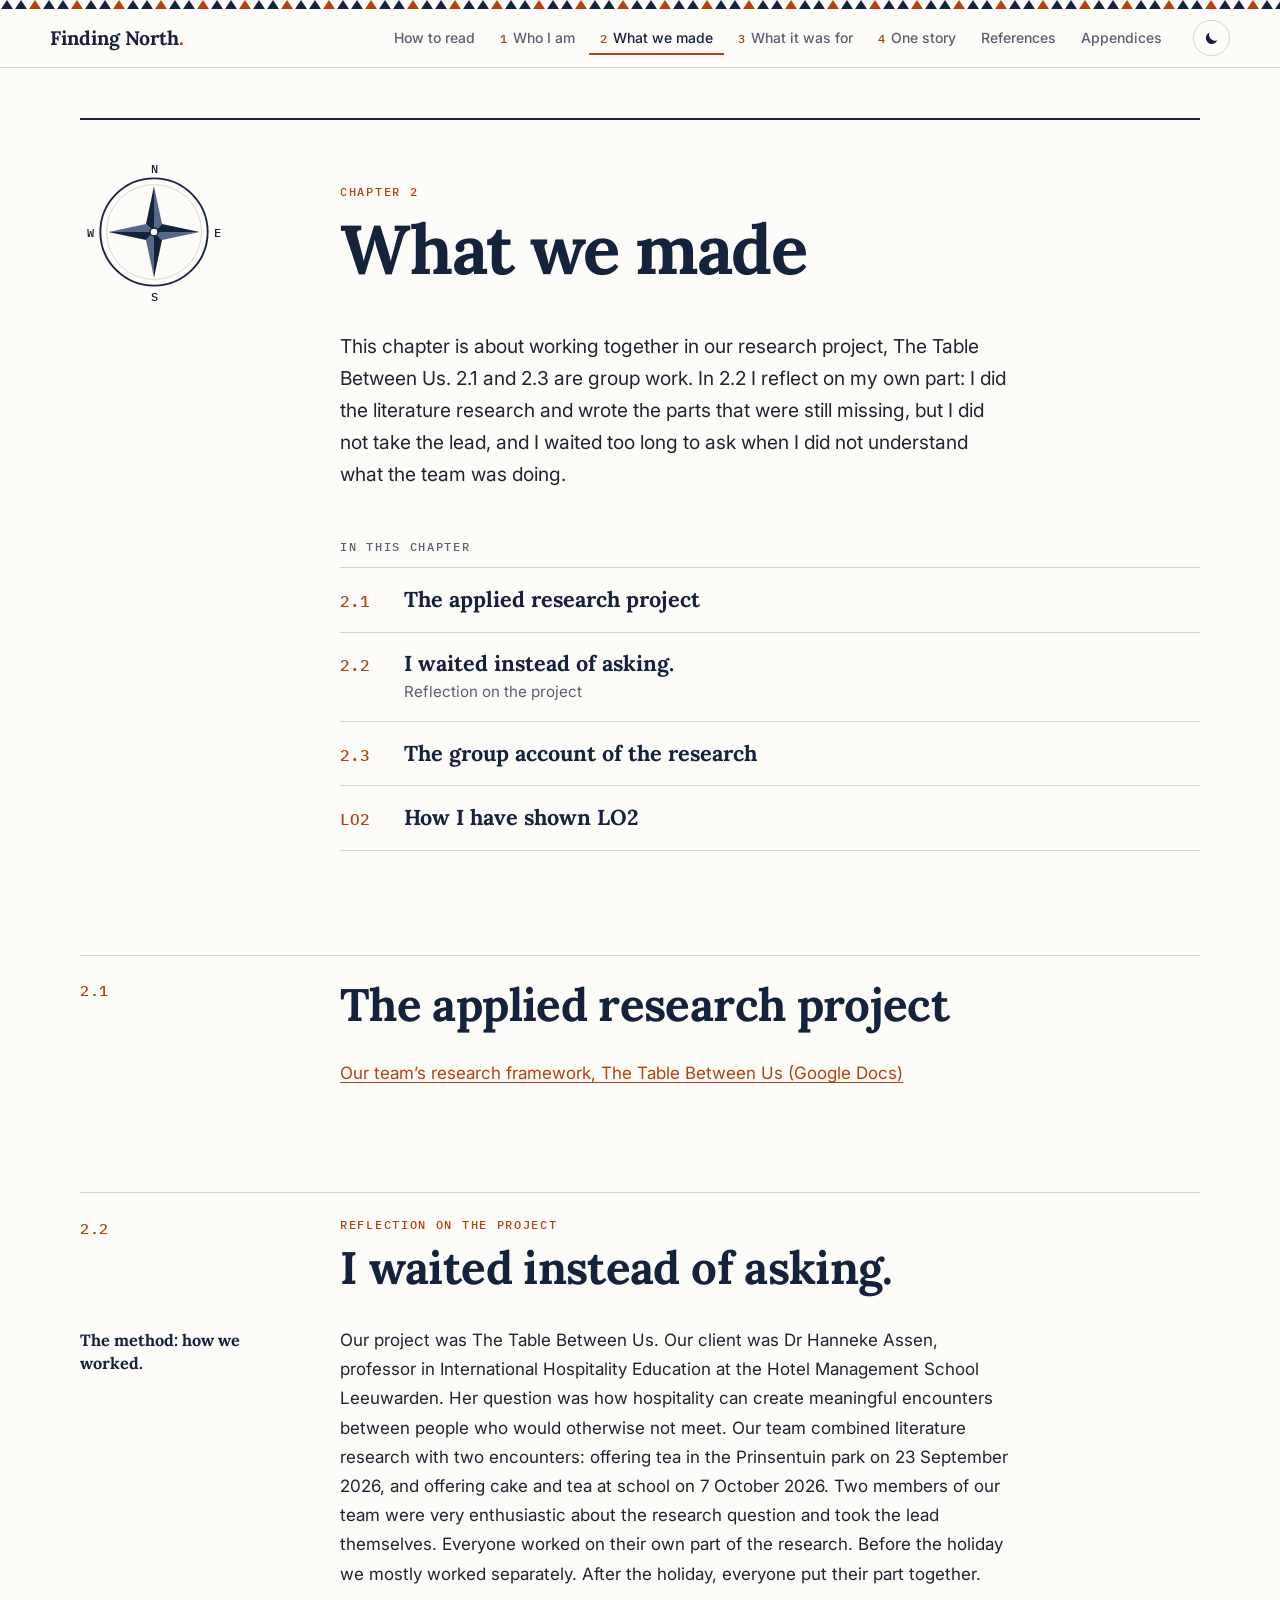
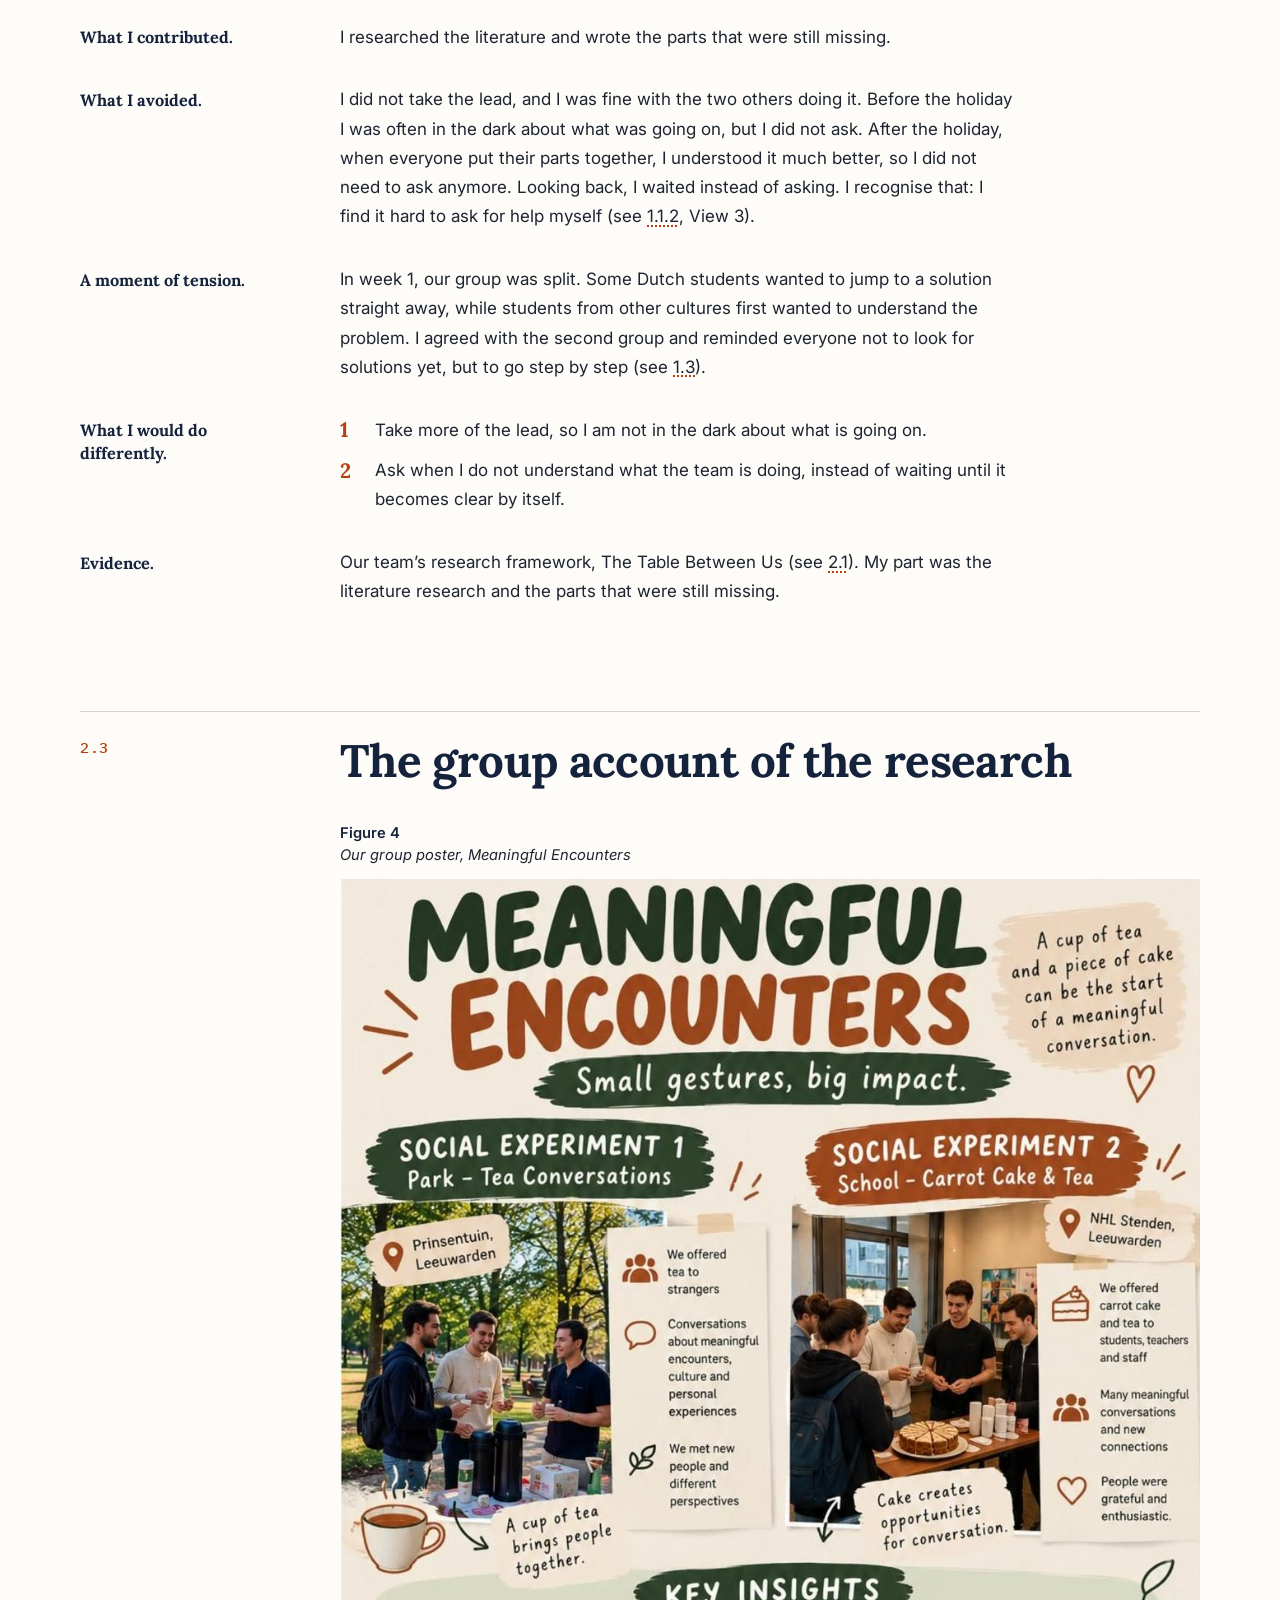
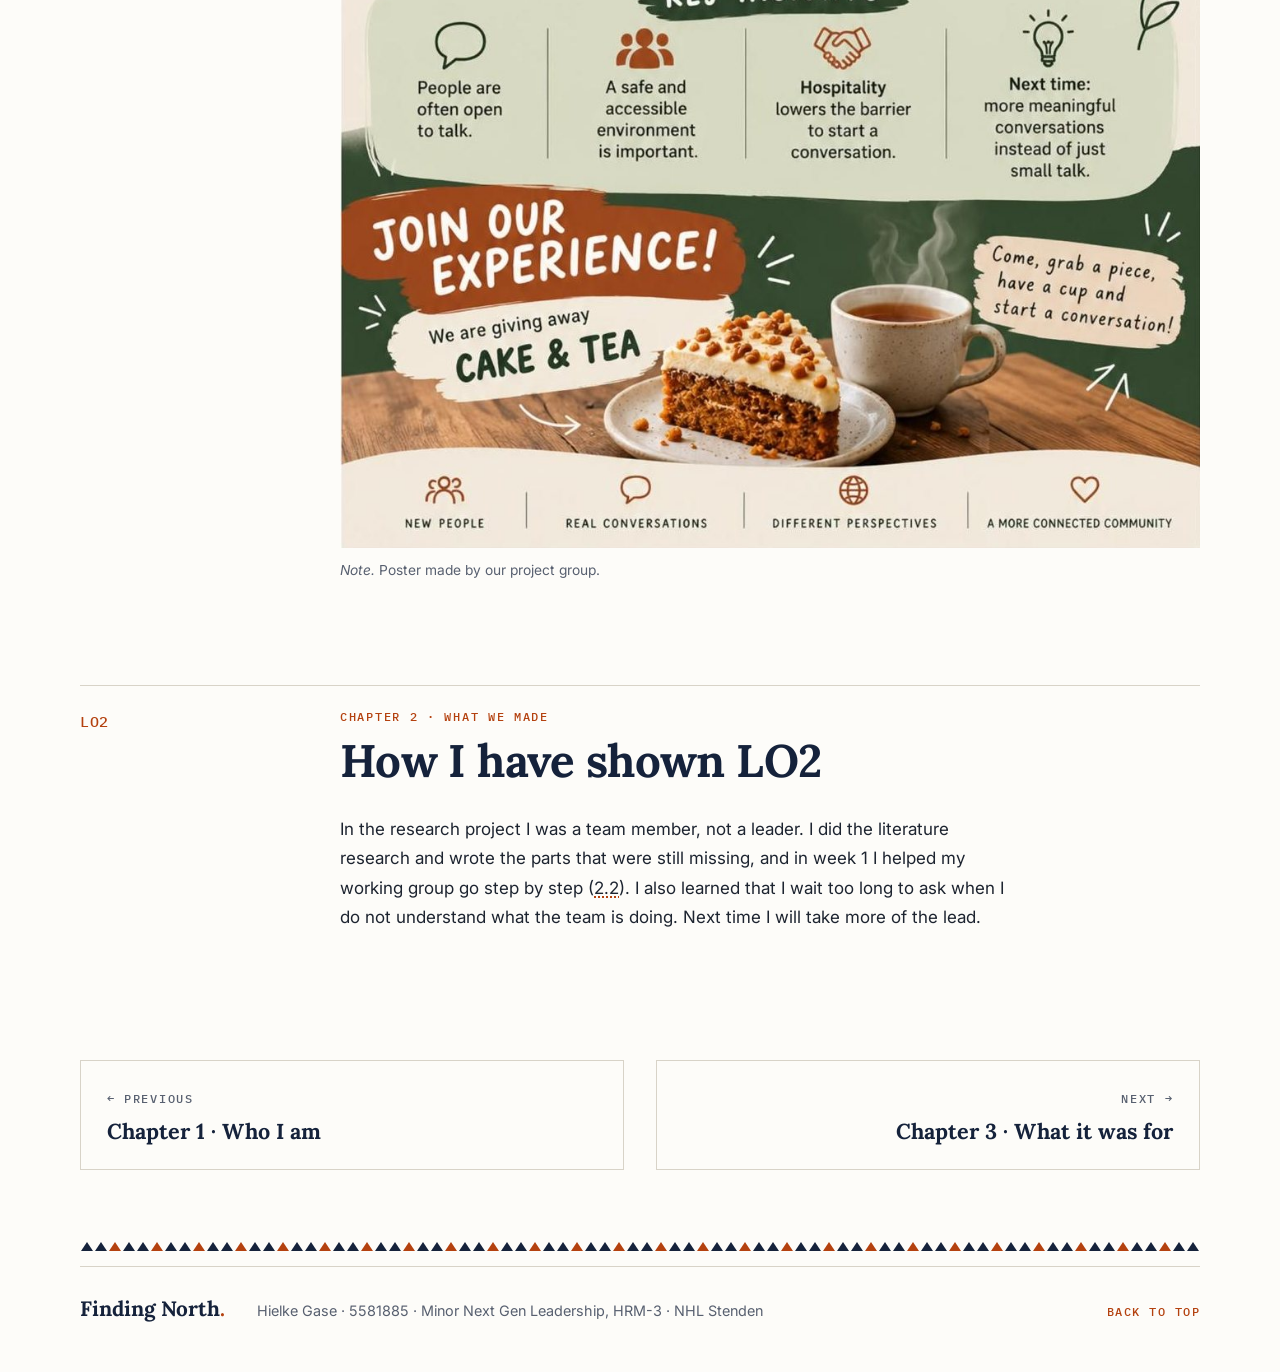
<file: chapter-2.html>
<!doctype html>
<!-- Made by build.js from tekst.md. Change tekst.md and run "node build.js" instead of editing this file. -->
<html lang="en">
<head>
<meta charset="utf-8">
<meta name="viewport" content="width=device-width, initial-scale=1">
<title>Chapter 2 · What we made · Finding North</title>
<meta name="description" content="Finding North. · Portfolio of Hielke Gase · Minor Next Gen Leadership, HRM-3 · NHL Stenden">
<meta name="color-scheme" content="light dark">
<link rel="icon" href="data:image/svg+xml,%3Csvg%20xmlns%3D%22http%3A%2F%2Fwww.w3.org%2F2000%2Fsvg%22%20viewBox%3D%220%200%2064%2064%22%3E%3Ccircle%20cx%3D%2232%22%20cy%3D%2232%22%20r%3D%2229%22%20fill%3D%22%23fdfcf9%22%20stroke%3D%22%2315223b%22%20stroke-width%3D%224%22%2F%3E%3Cpath%20d%3D%22M32%2032%2032%208%2028%2028Z%22%20fill%3D%22%23b4410f%22%2F%3E%3Cpath%20d%3D%22M32%2032%2032%208%2036%2028Z%22%20fill%3D%22%23e07a45%22%2F%3E%3Cpath%20d%3D%22M32%2032%2056%2032%2036%2028Z%22%20fill%3D%22%2315223b%22%2F%3E%3Cpath%20d%3D%22M32%2032%2056%2032%2036%2036Z%22%20fill%3D%22%2356688a%22%2F%3E%3Cpath%20d%3D%22M32%2032%2032%2056%2036%2036Z%22%20fill%3D%22%2315223b%22%2F%3E%3Cpath%20d%3D%22M32%2032%2032%2056%2028%2036Z%22%20fill%3D%22%2356688a%22%2F%3E%3Cpath%20d%3D%22M32%2032%208%2032%2028%2036Z%22%20fill%3D%22%2315223b%22%2F%3E%3Cpath%20d%3D%22M32%2032%208%2032%2028%2028Z%22%20fill%3D%22%2356688a%22%2F%3E%3C%2Fsvg%3E">
<link rel="preconnect" href="https://fonts.googleapis.com">
<link rel="preconnect" href="https://fonts.gstatic.com" crossorigin>
<link rel="stylesheet" href="https://fonts.googleapis.com/css2?family=IBM+Plex+Mono:wght@400;500&family=Inter:ital,wght@0,400;0,500;0,600;1,400&family=Lora:ital,wght@0,400;0,700;1,400;1,500&display=swap">
<link rel="stylesheet" href="assets/style.css?v=d7d1a3f1">
<script>try{var t=localStorage.getItem('finding-north-theme');if(t==='light'||t==='dark')document.documentElement.setAttribute('data-theme',t)}catch(e){}</script>
<script src="assets/site.js?v=da602311" defer></script>
</head>
<body id="top">
<a class="skip" href="#content">Skip to content</a>
<header class="site-head"><svg class="tri-band" width="100%" height="9" aria-hidden="true" focusable="false"><defs><pattern id="tri-top" width="42" height="9" patternUnits="userSpaceOnUse"><path class="t-navy" d="M1 9 7 0l6 9Z"/><path class="t-navy" d="M15 9l6-9 6 9Z"/><path class="t-orange" d="M29 9l6-9 6 9Z"/></pattern></defs><rect width="100%" height="9" fill="url(#tri-top)"/></svg><nav class="nav" aria-label="Chapters"><a class="brand" href="index.html">Finding North<span class="dot">.</span></a><ul class="nav-list"><li class="nav-item"><a class="nav-link" href="index.html#how-to-read">How to read</a></li><li class="nav-item has-menu"><a class="nav-link" href="chapter-1.html"><span class="n">1</span>Who I am</a><div class="menu"><ul><li><a href="chapter-1.html#s1-1"><span class="m-num">1.1</span><span class="m-t">The Moral Compass portfolio</span></a></li><li><a href="chapter-1.html#s1-2"><span class="m-num">1.2</span><span class="m-t">Ask first.</span></a></li><li><a href="chapter-1.html#s1-3"><span class="m-num">1.3</span><span class="m-t">From learning to doing.</span></a></li><li><a href="chapter-1.html#s1-4"><span class="m-num">1.4</span><span class="m-t">Understand the situation first.</span></a></li><li><a href="chapter-1.html#s1-5"><span class="m-num">1.5</span><span class="m-t">Yes, but only if people grow.</span></a></li><li><a href="chapter-1.html#lo1"><span class="m-num">LO1</span><span class="m-t">How I have shown LO1</span></a></li></ul></div></li><li class="nav-item has-menu"><a class="nav-link is-current" href="chapter-2.html" aria-current="page"><span class="n">2</span>What we made</a><div class="menu"><ul><li><a href="#s2-1"><span class="m-num">2.1</span><span class="m-t">The applied research project</span></a></li><li><a href="#s2-2"><span class="m-num">2.2</span><span class="m-t">I waited instead of asking.</span></a></li><li><a href="#s2-3"><span class="m-num">2.3</span><span class="m-t">The group account of the research</span></a></li><li><a href="#lo2"><span class="m-num">LO2</span><span class="m-t">How I have shown LO2</span></a></li></ul></div></li><li class="nav-item has-menu"><a class="nav-link" href="chapter-3.html"><span class="n">3</span>What it was for</a><div class="menu"><ul><li><a href="chapter-3.html#s3-1"><span class="m-num">3.1</span><span class="m-t">Ask, decide and explain.</span></a></li><li><a href="chapter-3.html#s3-2"><span class="m-num">3.2</span><span class="m-t">“I have always done it like this.”</span></a></li><li><a href="chapter-3.html#lo3"><span class="m-num">LO3</span><span class="m-t">How I have shown LO3</span></a></li></ul></div></li><li class="nav-item has-menu"><a class="nav-link" href="chapter-4.html"><span class="n">4</span>One story</a><div class="menu"><ul><li><a href="chapter-4.html#s4"><span class="m-num">4</span><span class="m-t">A leader needs a team.</span></a></li><li><a href="chapter-4.html#choice-assignments"><span class="m-num"></span><span class="m-t">Choice assignments (four)</span></a></li><li class="m-sub"><a href="chapter-4.html#choice-assignment-1"><span class="m-num"></span><span class="m-t">Why be moral?</span></a></li><li class="m-sub"><a href="chapter-4.html#choice-assignment-2"><span class="m-num"></span><span class="m-t">Which animal do you manage?</span></a></li><li class="m-sub"><a href="chapter-4.html#choice-assignment-3"><span class="m-num"></span><span class="m-t">The video about the minor</span></a></li><li class="m-sub"><a href="chapter-4.html#choice-assignment-4"><span class="m-num"></span><span class="m-t">De Mentale Wasstraat</span></a></li></ul></div></li><li class="nav-item"><a class="nav-link" href="references.html">References</a></li><li class="nav-item has-menu"><a class="nav-link" href="appendices.html">Appendices</a><div class="menu"><ul><li><a href="appendices.html#appendix-a"><span class="m-num">A</span><span class="m-t">Original learning question</span></a></li><li><a href="appendices.html#appendix-b"><span class="m-num">B</span><span class="m-t">Statement on the use of AI</span></a></li><li><a href="appendices.html#appendix-c"><span class="m-num">C</span><span class="m-t">Group reflection Film Night, The Big Short (3.1)</span></a></li><li><a href="appendices.html#appendix-d"><span class="m-num">D</span><span class="m-t">Change Journey materials (1.4)</span></a></li><li><a href="appendices.html#appendix-e"><span class="m-num">E</span><span class="m-t">Chat with the store manager (3.2)</span></a></li></ul></div></li></ul><button class="theme-toggle" type="button" aria-label="Switch to dark theme" aria-pressed="false"><svg class="i-moon" viewBox="0 0 24 24" aria-hidden="true" focusable="false"><path d="M20.5 14.6A8.5 8.5 0 0 1 9.4 3.5a8.5 8.5 0 1 0 11.1 11.1Z"/></svg><svg class="i-sun" viewBox="0 0 24 24" aria-hidden="true" focusable="false"><circle cx="12" cy="12" r="4.2"/><path d="M12 2.5v2.2M12 19.3v2.2M2.5 12h2.2M19.3 12h2.2M5.3 5.3l1.6 1.6M17.1 17.1l1.6 1.6M5.3 18.7l1.6-1.6M17.1 6.9l1.6-1.6"/></svg></button></nav></header>
<main id="content">
<section class="chapter" id="chapter-2" aria-labelledby="chapter-2-h"><header class="chapter-head"><div class="flow"><div class="sec-rule ch-rule" aria-hidden="true"></div><div class="ch-compass side"><svg class="compass compass--lg" viewBox="0 0 240 240" role="img" aria-label="Compass without a highlighted direction"><circle class="c-ring" cx="120" cy="120" r="87"/><circle class="c-ring2" cx="120" cy="120" r="77"/><path class="c-a" d="M120,120L120,46L107,107Z"/><path class="c-b" d="M120,120L120,46L133,107Z"/><path class="c-a" d="M120,120L194,120L133,107Z"/><path class="c-b" d="M120,120L194,120L133,133Z"/><path class="c-a" d="M120,120L120,194L133,133Z"/><path class="c-b" d="M120,120L120,194L107,133Z"/><path class="c-a" d="M120,120L46,120L107,133Z"/><path class="c-b" d="M120,120L46,120L107,107Z"/><circle class="c-hub" cx="120" cy="120" r="6.5"/><text class="c-letter" x="120" y="17">N</text><text class="c-letter" x="223" y="121">E</text><text class="c-letter" x="120" y="224">S</text><text class="c-letter" x="17" y="121">W</text></svg></div><div class="ch-titles wide"><p class="kicker">Chapter 2</p><h1 class="ch-title" id="chapter-2-h">What we made</h1></div><p class="lead">This chapter is about working together in our research project, The Table Between Us. 2.1 and 2.3 are group work. In 2.2 I reflect on my own part: I did the literature research and wrote the parts that were still missing, but I did not take the lead, and I waited too long to ask when I did not understand what the team was doing.</p><div class="ch-toc wide"><p class="kicker">In this chapter</p><ol><li><a href="#s2-1"><span class="toc-num">2.1</span><span class="toc-t">The applied research project</span></a></li><li><a href="#s2-2"><span class="toc-num">2.2</span><span class="toc-t">I waited instead of asking.<span class="toc-sub">Reflection on the project</span></span></a></li><li><a href="#s2-3"><span class="toc-num">2.3</span><span class="toc-t">The group account of the research</span></a></li><li><a href="#lo2"><span class="toc-num">LO2</span><span class="toc-t">How I have shown LO2</span></a></li></ol></div></div></header>
<section class="sec" id="s2-1" aria-labelledby="s2-1-h"><div class="flow"><div class="sec-rule" aria-hidden="true"></div><p class="sec-num">2.1</p><header class="sec-head"><h2 class="sec-title" id="s2-1-h">The applied research project</h2></header><p><a href="https://docs.google.com/document/d/1gweg3CGrVo-i1oETgos1c-2MT6G33tslOfIYLdw99m0/edit?tab=t.8b6f3q2dhjl9" target="_blank" rel="noopener">Our team’s research framework, The Table Between Us (Google Docs)</a></p></div></section>
<section class="sec" id="s2-2" aria-labelledby="s2-2-h"><div class="flow"><div class="sec-rule" aria-hidden="true"></div><p class="sec-num">2.2</p><header class="sec-head"><p class="kicker">Reflection on the project</p><h2 class="sec-title" id="s2-2-h">I waited instead of asking.</h2></header><p class="side"><span>The method: how we worked.</span></p><p class="has-side">Our project was The Table Between Us. Our client was Dr Hanneke Assen, professor in International Hospitality Education at the Hotel Management School Leeuwarden. Her question was how hospitality can create meaningful encounters between people who would otherwise not meet. Our team combined literature research with two encounters: offering tea in the Prinsentuin park on 23 September 2026, and offering cake and tea at school on 7 October 2026. Two members of our team were very enthusiastic about the research question and took the lead themselves. Everyone worked on their own part of the research. Before the holiday we mostly worked separately. After the holiday, everyone put their part together.</p><p class="side"><span>What I contributed.</span></p><p class="has-side">I researched the literature and wrote the parts that were still missing.</p><p class="side"><span>What I avoided.</span></p><p class="has-side">I did not take the lead, and I was fine with the two others doing it. Before the holiday I was often in the dark about what was going on, but I did not ask. After the holiday, when everyone put their parts together, I understood it much better, so I did not need to ask anymore. Looking back, I waited instead of asking. I recognise that: I find it hard to ask for help myself (see <a class="xref" href="chapter-1.html#s1-1-2">1.1.2</a>, View 3).</p><p class="side"><span>A moment of tension.</span></p><p class="has-side">In week 1, our group was split. Some Dutch students wanted to jump to a solution straight away, while students from other cultures first wanted to understand the problem. I agreed with the second group and reminded everyone not to look for solutions yet, but to go step by step (see <a class="xref" href="chapter-1.html#s1-3">1.3</a>).</p><p class="side"><span>What I would do differently.</span></p><ol class="list list--num has-side"><li>Take more of the lead, so I am not in the dark about what is going on.</li><li>Ask when I do not understand what the team is doing, instead of waiting until it becomes clear by itself.</li></ol><p class="side"><span>Evidence.</span></p><p class="has-side">Our team’s research framework, The Table Between Us (see <a class="xref" href="#s2-1">2.1</a>). My part was the literature research and the parts that were still missing.</p></div></section>
<section class="sec" id="s2-3" aria-labelledby="s2-3-h"><div class="flow"><div class="sec-rule" aria-hidden="true"></div><p class="sec-num">2.3</p><header class="sec-head"><h2 class="sec-title" id="s2-3-h">The group account of the research</h2></header><figure class="fig wide fig--large" id="figure-4"><figcaption><span class="fig-label">Figure 4</span> <span class="fig-title">Our group poster, Meaningful Encounters</span></figcaption><img src="fotos/figure-4-group-poster.jpg" alt="Our group poster Meaningful Encounters, about offering tea in the Prinsentuin and carrot cake and tea at NHL Stenden" width="1045" height="1542" loading="lazy" decoding="async"><p class="fig-note"><em>Note.</em> Poster made by our project group.</p></figure></div></section>
<section class="sec" id="lo2" aria-labelledby="lo2-h"><div class="flow"><div class="sec-rule" aria-hidden="true"></div><p class="sec-num">LO2</p><header class="sec-head"><p class="kicker">Chapter 2 · What we made</p><h2 class="sec-title" id="lo2-h">How I have shown LO2</h2></header><p>In the research project I was a team member, not a leader. I did the literature research and wrote the parts that were still missing, and in week 1 I helped my working group go step by step (<a class="xref" href="#s2-2">2.2</a>). I also learned that I wait too long to ask when I do not understand what the team is doing. Next time I will take more of the lead.</p></div></section></section>
</main>
<nav class="pager" aria-label="Pages"><a class="pager-prev" href="chapter-1.html" rel="prev"><span class="kicker">&larr; Previous</span><span class="pager-title">Chapter 1 · Who I am</span></a><a class="pager-next" href="chapter-3.html" rel="next"><span class="kicker">Next &rarr;</span><span class="pager-title">Chapter 3 · What it was for</span></a></nav>
<footer class="site-foot"><svg class="tri-band" width="100%" height="9" aria-hidden="true" focusable="false"><defs><pattern id="tri-foot" width="42" height="9" patternUnits="userSpaceOnUse"><path class="t-navy" d="M1 9 7 0l6 9Z"/><path class="t-navy" d="M15 9l6-9 6 9Z"/><path class="t-orange" d="M29 9l6-9 6 9Z"/></pattern></defs><rect width="100%" height="9" fill="url(#tri-foot)"/></svg><div class="foot-inner">
<p class="foot-title">Finding North<span class="dot">.</span></p>
<p class="foot-meta">Hielke Gase · 5581885 · Minor Next Gen Leadership, HRM-3 · NHL Stenden</p>
<a class="foot-top" href="#top">Back to top</a>
</div></footer>
<dialog class="lightbox" aria-label="Photo"><img alt=""><p class="lightbox-cap"></p><button class="lightbox-close" type="button" aria-label="Close">&times;</button></dialog>
</body>
</html>
</file>
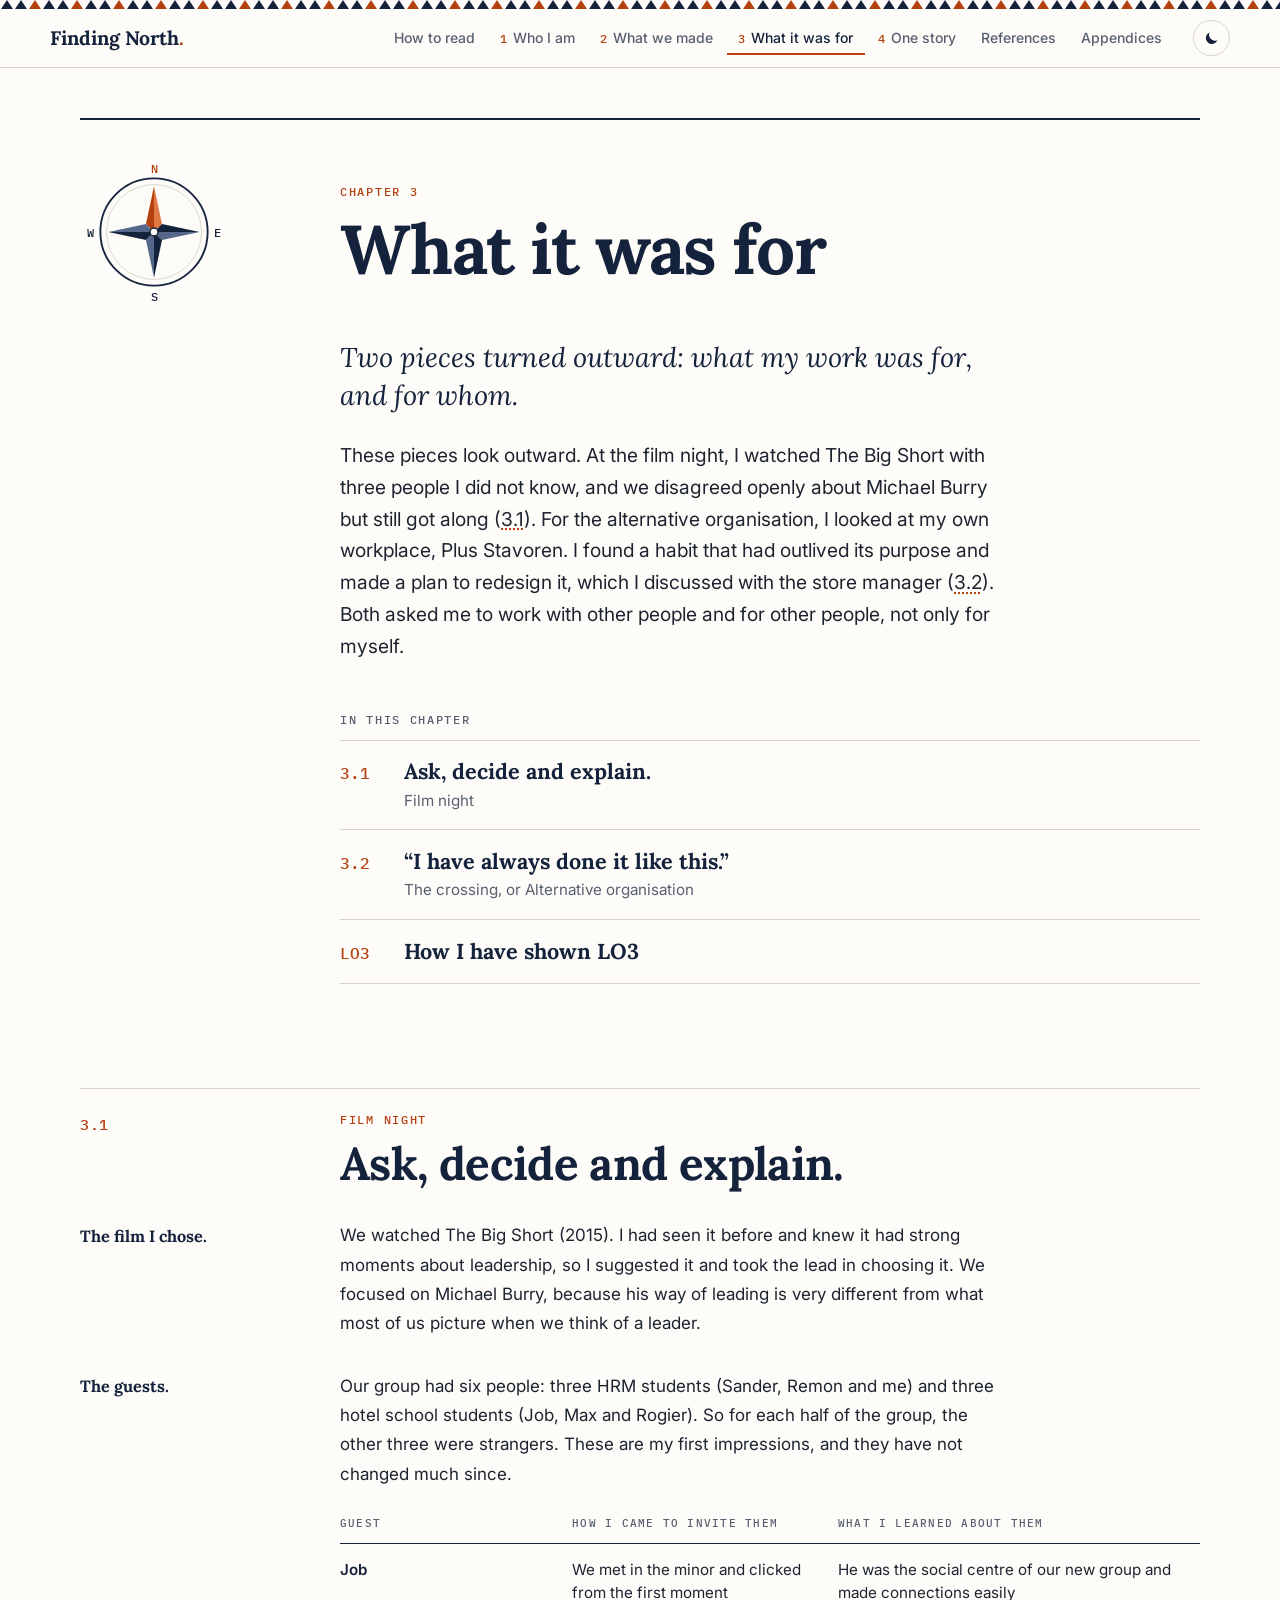
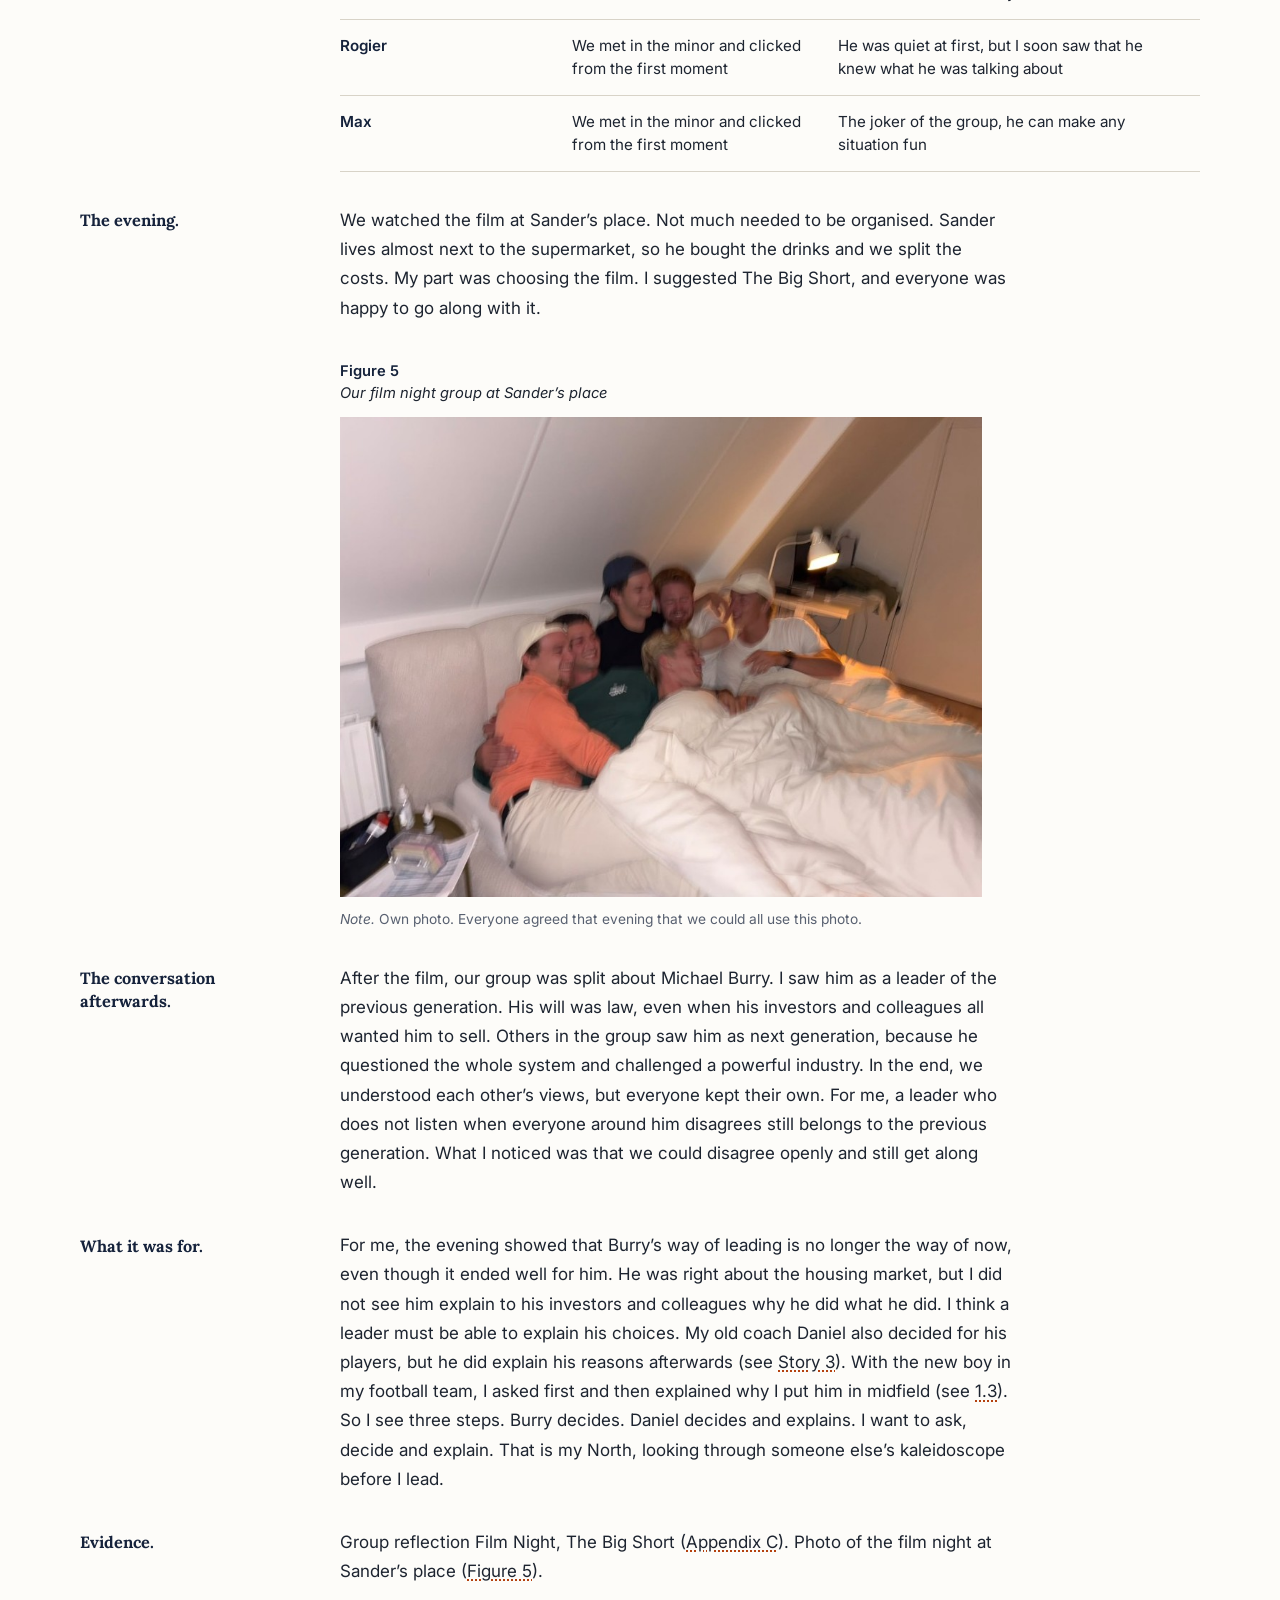
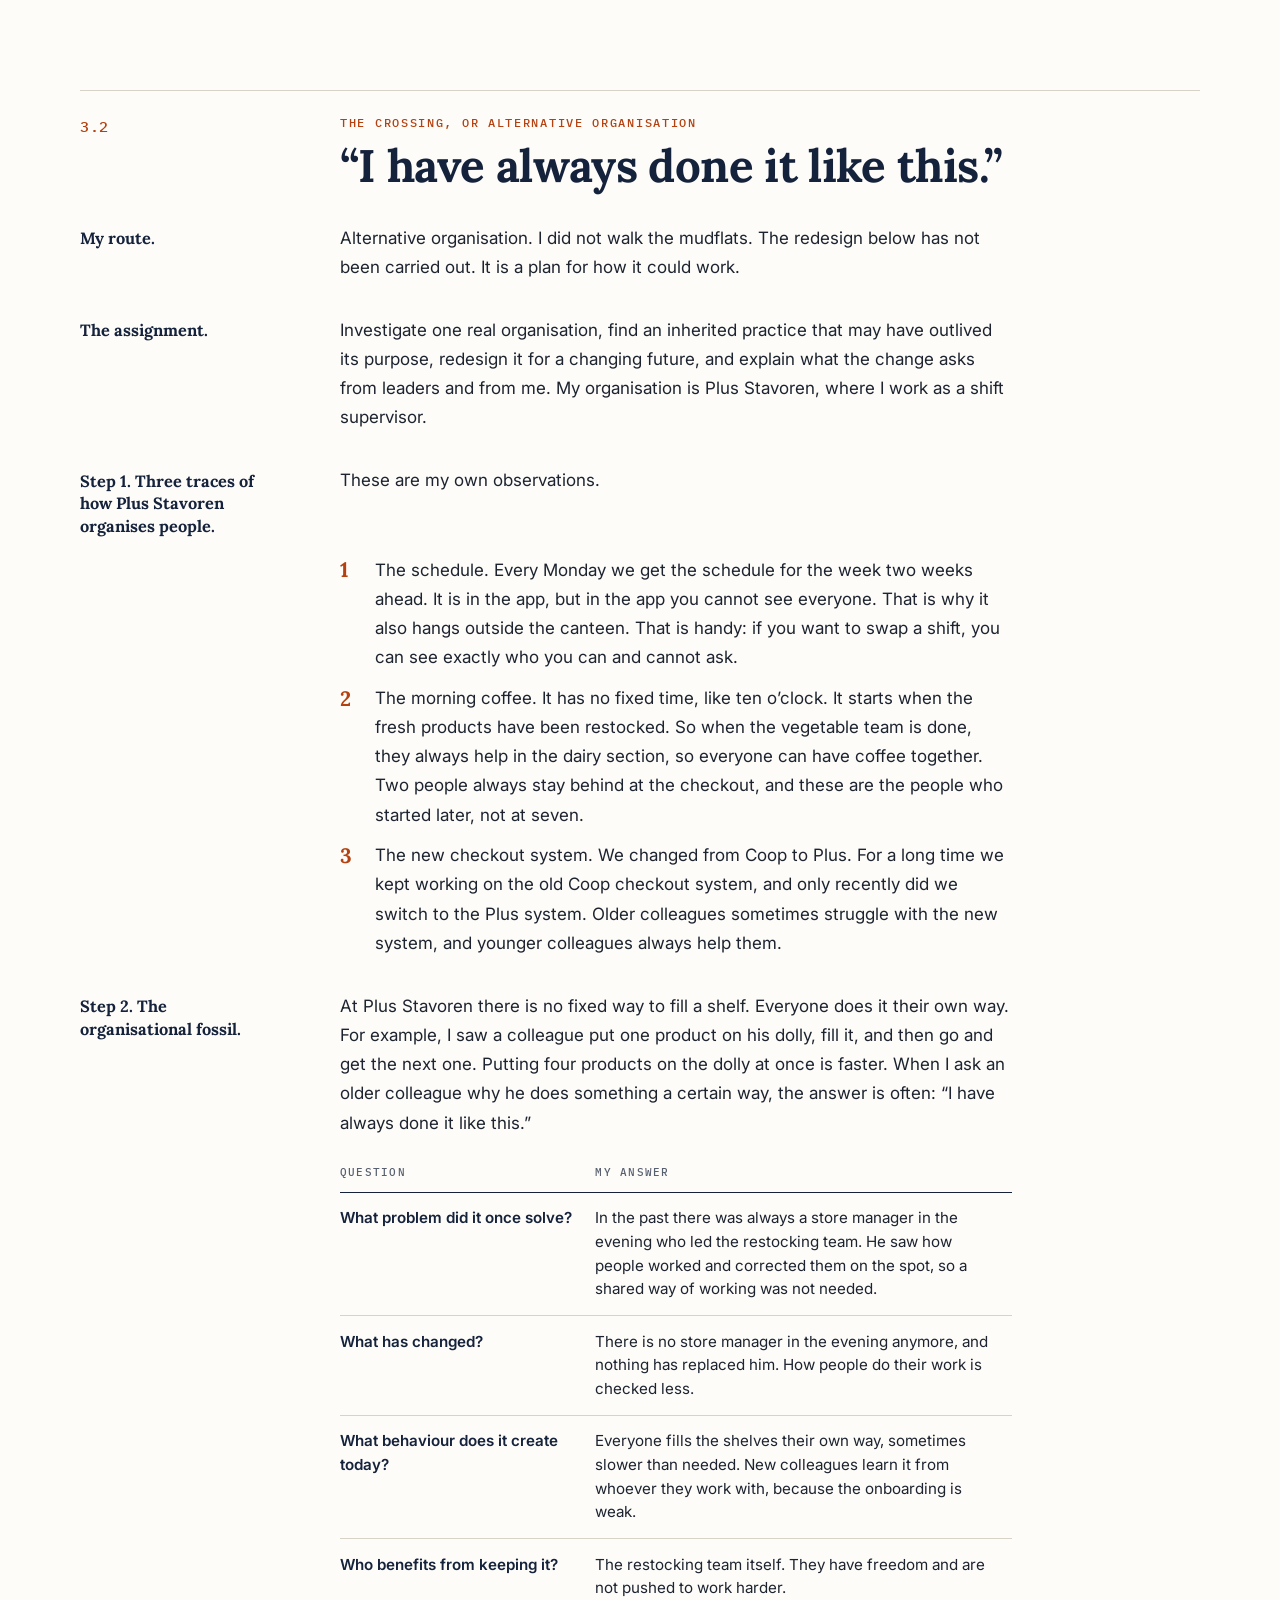
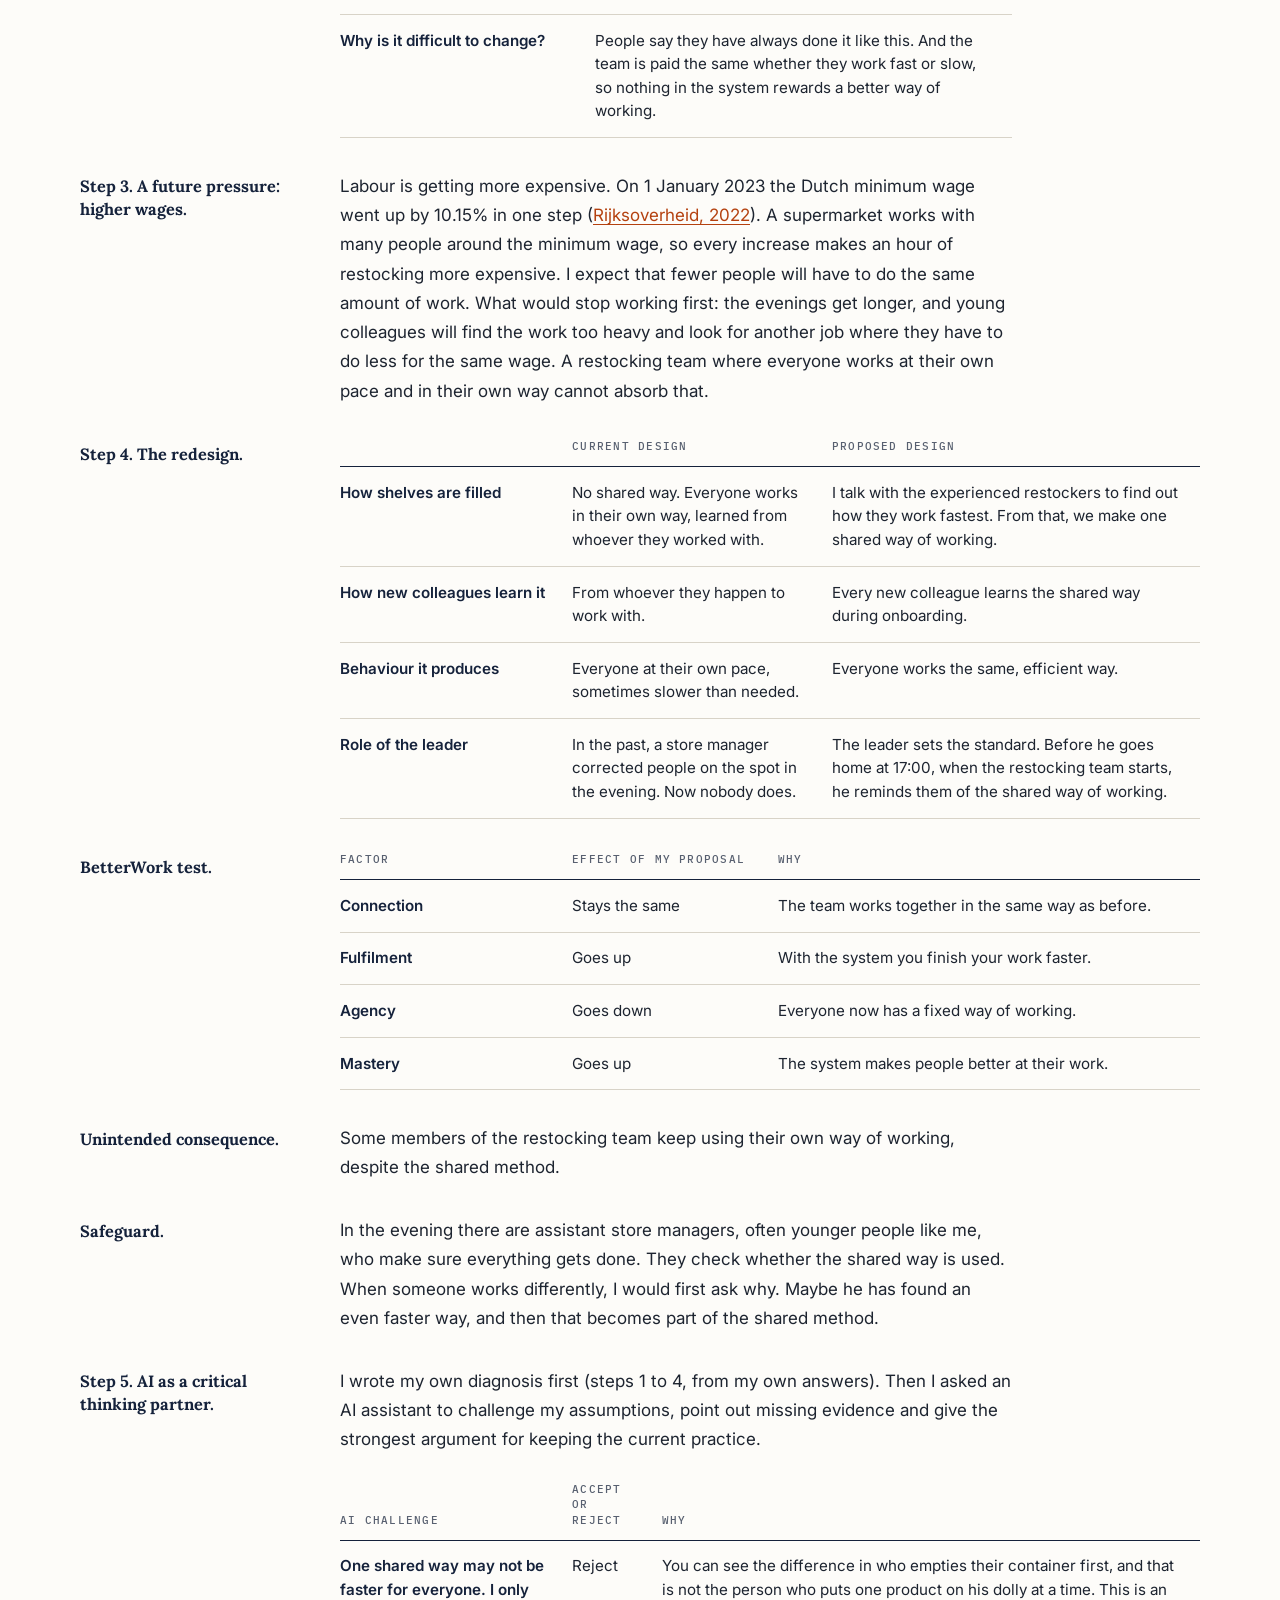
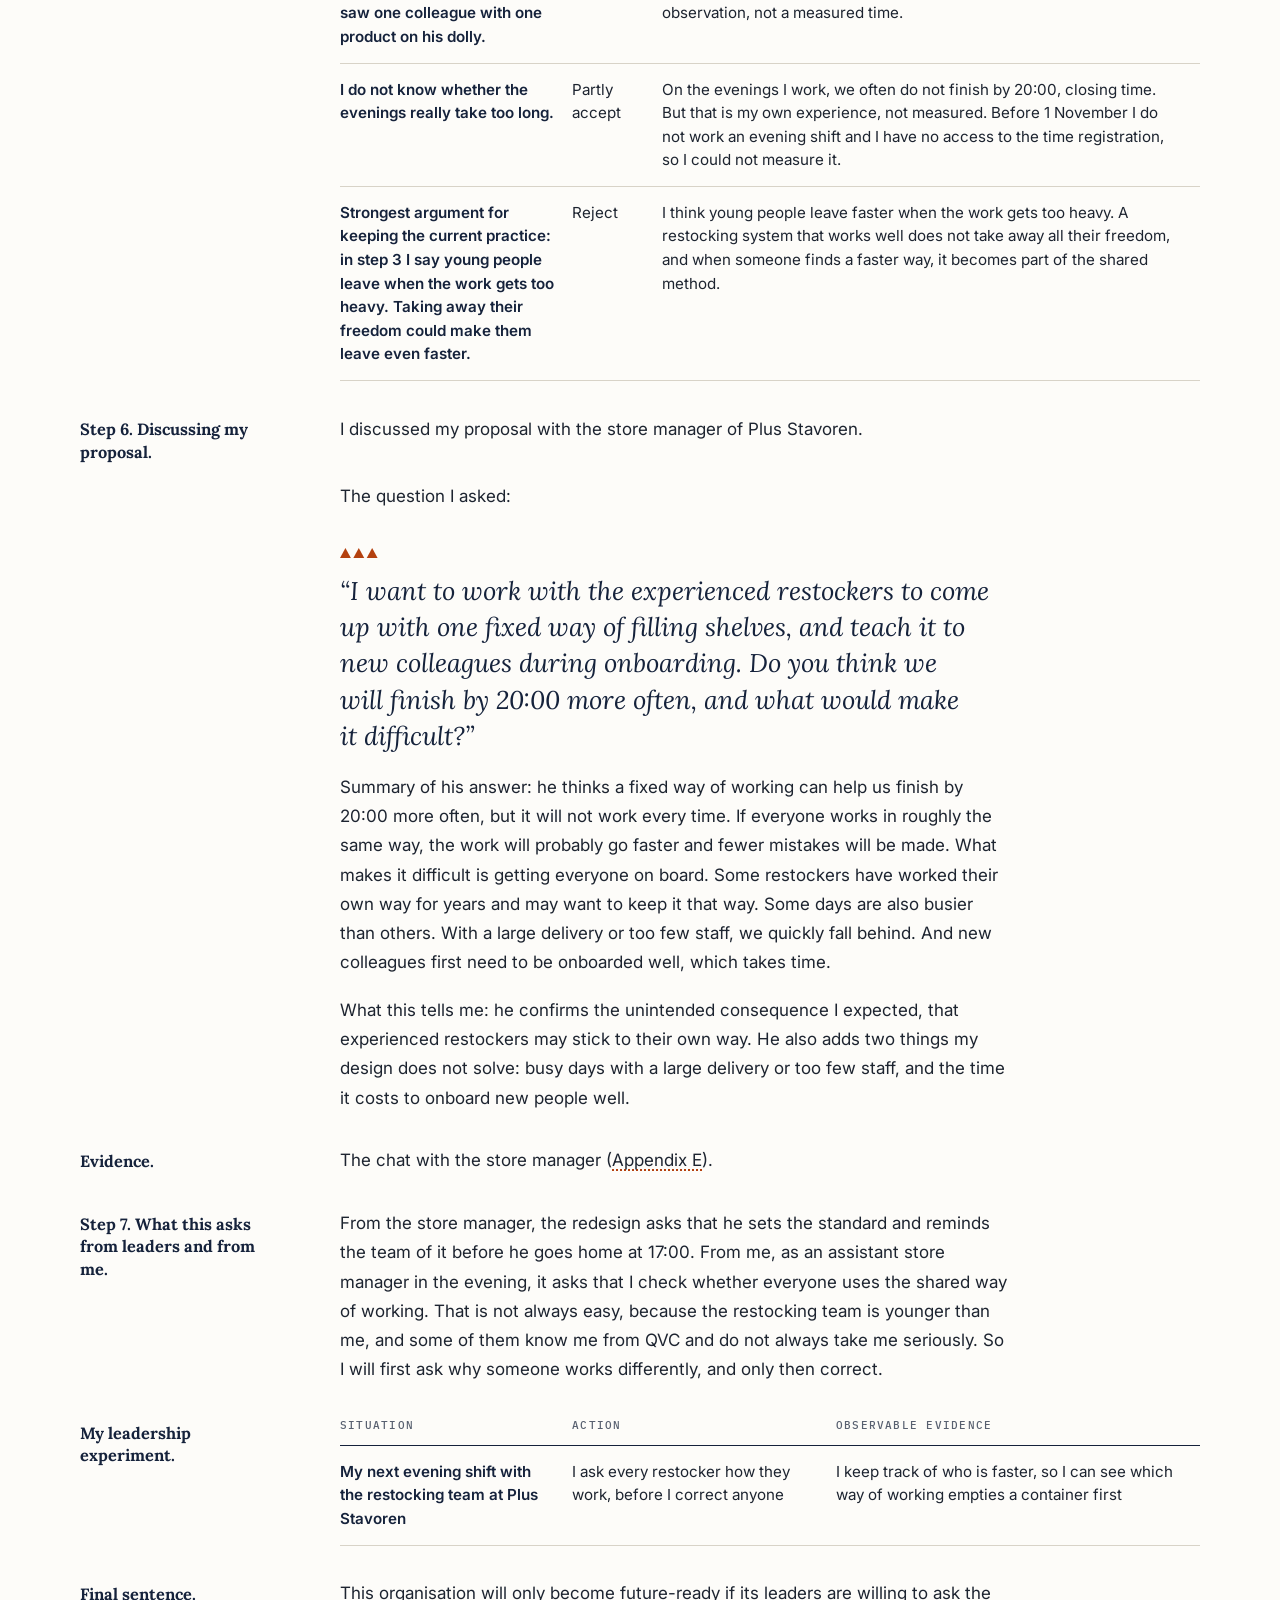
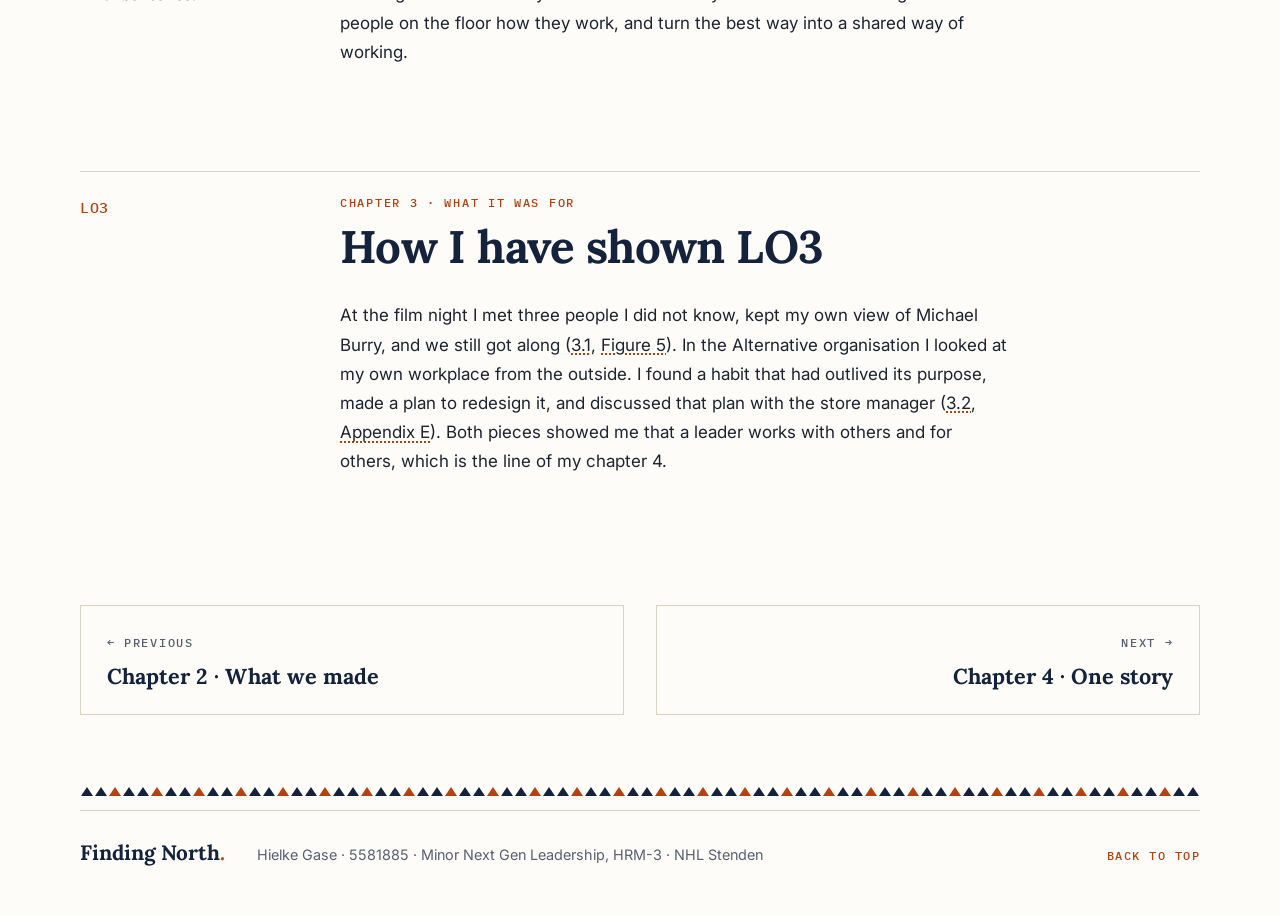
<file: chapter-3.html>
<!doctype html>
<!-- Made by build.js from tekst.md. Change tekst.md and run "node build.js" instead of editing this file. -->
<html lang="en">
<head>
<meta charset="utf-8">
<meta name="viewport" content="width=device-width, initial-scale=1">
<title>Chapter 3 · What it was for · Finding North</title>
<meta name="description" content="Finding North. · Portfolio of Hielke Gase · Minor Next Gen Leadership, HRM-3 · NHL Stenden">
<meta name="color-scheme" content="light dark">
<link rel="icon" href="data:image/svg+xml,%3Csvg%20xmlns%3D%22http%3A%2F%2Fwww.w3.org%2F2000%2Fsvg%22%20viewBox%3D%220%200%2064%2064%22%3E%3Ccircle%20cx%3D%2232%22%20cy%3D%2232%22%20r%3D%2229%22%20fill%3D%22%23fdfcf9%22%20stroke%3D%22%2315223b%22%20stroke-width%3D%224%22%2F%3E%3Cpath%20d%3D%22M32%2032%2032%208%2028%2028Z%22%20fill%3D%22%23b4410f%22%2F%3E%3Cpath%20d%3D%22M32%2032%2032%208%2036%2028Z%22%20fill%3D%22%23e07a45%22%2F%3E%3Cpath%20d%3D%22M32%2032%2056%2032%2036%2028Z%22%20fill%3D%22%2315223b%22%2F%3E%3Cpath%20d%3D%22M32%2032%2056%2032%2036%2036Z%22%20fill%3D%22%2356688a%22%2F%3E%3Cpath%20d%3D%22M32%2032%2032%2056%2036%2036Z%22%20fill%3D%22%2315223b%22%2F%3E%3Cpath%20d%3D%22M32%2032%2032%2056%2028%2036Z%22%20fill%3D%22%2356688a%22%2F%3E%3Cpath%20d%3D%22M32%2032%208%2032%2028%2036Z%22%20fill%3D%22%2315223b%22%2F%3E%3Cpath%20d%3D%22M32%2032%208%2032%2028%2028Z%22%20fill%3D%22%2356688a%22%2F%3E%3C%2Fsvg%3E">
<link rel="preconnect" href="https://fonts.googleapis.com">
<link rel="preconnect" href="https://fonts.gstatic.com" crossorigin>
<link rel="stylesheet" href="https://fonts.googleapis.com/css2?family=IBM+Plex+Mono:wght@400;500&family=Inter:ital,wght@0,400;0,500;0,600;1,400&family=Lora:ital,wght@0,400;0,700;1,400;1,500&display=swap">
<link rel="stylesheet" href="assets/style.css?v=d7d1a3f1">
<script>try{var t=localStorage.getItem('finding-north-theme');if(t==='light'||t==='dark')document.documentElement.setAttribute('data-theme',t)}catch(e){}</script>
<script src="assets/site.js?v=da602311" defer></script>
</head>
<body id="top">
<a class="skip" href="#content">Skip to content</a>
<header class="site-head"><svg class="tri-band" width="100%" height="9" aria-hidden="true" focusable="false"><defs><pattern id="tri-top" width="42" height="9" patternUnits="userSpaceOnUse"><path class="t-navy" d="M1 9 7 0l6 9Z"/><path class="t-navy" d="M15 9l6-9 6 9Z"/><path class="t-orange" d="M29 9l6-9 6 9Z"/></pattern></defs><rect width="100%" height="9" fill="url(#tri-top)"/></svg><nav class="nav" aria-label="Chapters"><a class="brand" href="index.html">Finding North<span class="dot">.</span></a><ul class="nav-list"><li class="nav-item"><a class="nav-link" href="index.html#how-to-read">How to read</a></li><li class="nav-item has-menu"><a class="nav-link" href="chapter-1.html"><span class="n">1</span>Who I am</a><div class="menu"><ul><li><a href="chapter-1.html#s1-1"><span class="m-num">1.1</span><span class="m-t">The Moral Compass portfolio</span></a></li><li><a href="chapter-1.html#s1-2"><span class="m-num">1.2</span><span class="m-t">Ask first.</span></a></li><li><a href="chapter-1.html#s1-3"><span class="m-num">1.3</span><span class="m-t">From learning to doing.</span></a></li><li><a href="chapter-1.html#s1-4"><span class="m-num">1.4</span><span class="m-t">Understand the situation first.</span></a></li><li><a href="chapter-1.html#s1-5"><span class="m-num">1.5</span><span class="m-t">Yes, but only if people grow.</span></a></li><li><a href="chapter-1.html#lo1"><span class="m-num">LO1</span><span class="m-t">How I have shown LO1</span></a></li></ul></div></li><li class="nav-item has-menu"><a class="nav-link" href="chapter-2.html"><span class="n">2</span>What we made</a><div class="menu"><ul><li><a href="chapter-2.html#s2-1"><span class="m-num">2.1</span><span class="m-t">The applied research project</span></a></li><li><a href="chapter-2.html#s2-2"><span class="m-num">2.2</span><span class="m-t">I waited instead of asking.</span></a></li><li><a href="chapter-2.html#s2-3"><span class="m-num">2.3</span><span class="m-t">The group account of the research</span></a></li><li><a href="chapter-2.html#lo2"><span class="m-num">LO2</span><span class="m-t">How I have shown LO2</span></a></li></ul></div></li><li class="nav-item has-menu"><a class="nav-link is-current" href="chapter-3.html" aria-current="page"><span class="n">3</span>What it was for</a><div class="menu"><ul><li><a href="#s3-1"><span class="m-num">3.1</span><span class="m-t">Ask, decide and explain.</span></a></li><li><a href="#s3-2"><span class="m-num">3.2</span><span class="m-t">“I have always done it like this.”</span></a></li><li><a href="#lo3"><span class="m-num">LO3</span><span class="m-t">How I have shown LO3</span></a></li></ul></div></li><li class="nav-item has-menu"><a class="nav-link" href="chapter-4.html"><span class="n">4</span>One story</a><div class="menu"><ul><li><a href="chapter-4.html#s4"><span class="m-num">4</span><span class="m-t">A leader needs a team.</span></a></li><li><a href="chapter-4.html#choice-assignments"><span class="m-num"></span><span class="m-t">Choice assignments (four)</span></a></li><li class="m-sub"><a href="chapter-4.html#choice-assignment-1"><span class="m-num"></span><span class="m-t">Why be moral?</span></a></li><li class="m-sub"><a href="chapter-4.html#choice-assignment-2"><span class="m-num"></span><span class="m-t">Which animal do you manage?</span></a></li><li class="m-sub"><a href="chapter-4.html#choice-assignment-3"><span class="m-num"></span><span class="m-t">The video about the minor</span></a></li><li class="m-sub"><a href="chapter-4.html#choice-assignment-4"><span class="m-num"></span><span class="m-t">De Mentale Wasstraat</span></a></li></ul></div></li><li class="nav-item"><a class="nav-link" href="references.html">References</a></li><li class="nav-item has-menu"><a class="nav-link" href="appendices.html">Appendices</a><div class="menu"><ul><li><a href="appendices.html#appendix-a"><span class="m-num">A</span><span class="m-t">Original learning question</span></a></li><li><a href="appendices.html#appendix-b"><span class="m-num">B</span><span class="m-t">Statement on the use of AI</span></a></li><li><a href="appendices.html#appendix-c"><span class="m-num">C</span><span class="m-t">Group reflection Film Night, The Big Short (3.1)</span></a></li><li><a href="appendices.html#appendix-d"><span class="m-num">D</span><span class="m-t">Change Journey materials (1.4)</span></a></li><li><a href="appendices.html#appendix-e"><span class="m-num">E</span><span class="m-t">Chat with the store manager (3.2)</span></a></li></ul></div></li></ul><button class="theme-toggle" type="button" aria-label="Switch to dark theme" aria-pressed="false"><svg class="i-moon" viewBox="0 0 24 24" aria-hidden="true" focusable="false"><path d="M20.5 14.6A8.5 8.5 0 0 1 9.4 3.5a8.5 8.5 0 1 0 11.1 11.1Z"/></svg><svg class="i-sun" viewBox="0 0 24 24" aria-hidden="true" focusable="false"><circle cx="12" cy="12" r="4.2"/><path d="M12 2.5v2.2M12 19.3v2.2M2.5 12h2.2M19.3 12h2.2M5.3 5.3l1.6 1.6M17.1 17.1l1.6 1.6M5.3 18.7l1.6-1.6M17.1 6.9l1.6-1.6"/></svg></button></nav></header>
<main id="content">
<section class="chapter" id="chapter-3" aria-labelledby="chapter-3-h"><header class="chapter-head"><div class="flow"><div class="sec-rule ch-rule" aria-hidden="true"></div><div class="ch-compass side"><svg class="compass compass--lg" viewBox="0 0 240 240" role="img" aria-label="Compass with North in orange"><circle class="c-ring" cx="120" cy="120" r="87"/><circle class="c-ring2" cx="120" cy="120" r="77"/><path class="c-act-a" d="M120,120L120,46L107,107Z"/><path class="c-act-b" d="M120,120L120,46L133,107Z"/><path class="c-a" d="M120,120L194,120L133,107Z"/><path class="c-b" d="M120,120L194,120L133,133Z"/><path class="c-a" d="M120,120L120,194L133,133Z"/><path class="c-b" d="M120,120L120,194L107,133Z"/><path class="c-a" d="M120,120L46,120L107,133Z"/><path class="c-b" d="M120,120L46,120L107,107Z"/><circle class="c-hub" cx="120" cy="120" r="6.5"/><text class="c-letter on" x="120" y="17">N</text><text class="c-letter" x="223" y="121">E</text><text class="c-letter" x="120" y="224">S</text><text class="c-letter" x="17" y="121">W</text></svg></div><div class="ch-titles wide"><p class="kicker">Chapter 3</p><h1 class="ch-title" id="chapter-3-h">What it was for</h1></div><p class="deck">Two pieces turned outward: what my work was for, and for whom.</p><p class="lead">These pieces look outward. At the film night, I watched The Big Short with three people I did not know, and we disagreed openly about Michael Burry but still got along (<a class="xref" href="#s3-1">3.1</a>). For the alternative organisation, I looked at my own workplace, Plus Stavoren. I found a habit that had outlived its purpose and made a plan to redesign it, which I discussed with the store manager (<a class="xref" href="#s3-2">3.2</a>). Both asked me to work with other people and for other people, not only for myself.</p><div class="ch-toc wide"><p class="kicker">In this chapter</p><ol><li><a href="#s3-1"><span class="toc-num">3.1</span><span class="toc-t">Ask, decide and explain.<span class="toc-sub">Film night</span></span></a></li><li><a href="#s3-2"><span class="toc-num">3.2</span><span class="toc-t">“I have always done it like this.”<span class="toc-sub">The crossing, or Alternative organisation</span></span></a></li><li><a href="#lo3"><span class="toc-num">LO3</span><span class="toc-t">How I have shown LO3</span></a></li></ol></div></div></header>
<section class="sec" id="s3-1" aria-labelledby="s3-1-h"><div class="flow"><div class="sec-rule" aria-hidden="true"></div><p class="sec-num">3.1</p><header class="sec-head"><p class="kicker">Film night</p><h2 class="sec-title" id="s3-1-h">Ask, decide and explain.</h2></header><p class="side"><span>The film I chose.</span></p><p class="has-side">We watched The Big Short (2015). I had seen it before and knew it had strong moments about leadership, so I suggested it and took the lead in choosing it. We focused on Michael Burry, because his way of leading is very different from what most of us picture when we think of a leader.</p><p class="side"><span>The guests.</span></p><p class="has-side">Our group had six people: three HRM students (Sander, Remon and me) and three hotel school students (Job, Max and Rogier). So for each half of the group, the other three were strangers. These are my first impressions, and they have not changed much since.</p><div class="table-wrap wide"><table class="t-cols-3"><thead><tr><th scope="col">Guest</th><th scope="col">How I came to invite them</th><th scope="col">What I learned about them</th></tr></thead><tbody><tr><th scope="row">Job</th><td>We met in the minor and clicked from the first moment</td><td>He was the social centre of our new group and made connections easily</td></tr><tr><th scope="row">Rogier</th><td>We met in the minor and clicked from the first moment</td><td>He was quiet at first, but I soon saw that he knew what he was talking about</td></tr><tr><th scope="row">Max</th><td>We met in the minor and clicked from the first moment</td><td>The joker of the group, he can make any situation fun</td></tr></tbody></table></div><p class="side"><span>The evening.</span></p><p class="has-side">We watched the film at Sander’s place. Not much needed to be organised. Sander lives almost next to the supermarket, so he bought the drinks and we split the costs. My part was choosing the film. I suggested The Big Short, and everyone was happy to go along with it.</p><figure class="fig" id="figure-5"><figcaption><span class="fig-label">Figure 5</span> <span class="fig-title">Our film night group at Sander’s place</span></figcaption><a class="fig-media" href="fotos/figure-5-film-night.jpg" data-lightbox data-caption="Figure 5 Our film night group at Sander’s place"><img src="fotos/figure-5-film-night.jpg" alt="The film night group together at Sander's place" width="897" height="671" loading="lazy" decoding="async"></a><p class="fig-note"><em>Note.</em> Own photo. Everyone agreed that evening that we could all use this photo.</p></figure><p class="side"><span>The conversation afterwards.</span></p><p class="has-side">After the film, our group was split about Michael Burry. I saw him as a leader of the previous generation. His will was law, even when his investors and colleagues all wanted him to sell. Others in the group saw him as next generation, because he questioned the whole system and challenged a powerful industry. In the end, we understood each other’s views, but everyone kept their own. For me, a leader who does not listen when everyone around him disagrees still belongs to the previous generation. What I noticed was that we could disagree openly and still get along well.</p><p class="side"><span>What it was for.</span></p><p class="has-side">For me, the evening showed that Burry’s way of leading is no longer the way of now, even though it ended well for him. He was right about the housing market, but I did not see him explain to his investors and colleagues why he did what he did. I think a leader must be able to explain his choices. My old coach Daniel also decided for his players, but he did explain his reasons afterwards (see <a class="xref" href="chapter-1.html#story-3">Story 3</a>). With the new boy in my football team, I asked first and then explained why I put him in midfield (see <a class="xref" href="chapter-1.html#s1-3">1.3</a>). So I see three steps. Burry decides. Daniel decides and explains. I want to ask, decide and explain. That is my North, looking through someone else’s kaleidoscope before I lead.</p><p class="side"><span>Evidence.</span></p><p class="has-side">Group reflection Film Night, The Big Short (<a class="xref" href="appendices.html#appendix-c">Appendix C</a>). Photo of the film night at Sander’s place (<a class="xref" href="#figure-5">Figure 5</a>).</p></div></section>
<section class="sec" id="s3-2" aria-labelledby="s3-2-h"><div class="flow"><div class="sec-rule" aria-hidden="true"></div><p class="sec-num">3.2</p><header class="sec-head"><p class="kicker">The crossing, or Alternative organisation</p><h2 class="sec-title" id="s3-2-h">“I have always done it like this.”</h2></header><p class="side"><span>My route.</span></p><p class="has-side">Alternative organisation. I did not walk the mudflats. The redesign below has not been carried out. It is a plan for how it could work.</p><p class="side"><span>The assignment.</span></p><p class="has-side">Investigate one real organisation, find an inherited practice that may have outlived its purpose, redesign it for a changing future, and explain what the change asks from leaders and from me. My organisation is Plus Stavoren, where I work as a shift supervisor.</p><p class="side"><span>Step 1. Three traces of how Plus Stavoren organises people.</span></p><p class="has-side">These are my own observations.</p><ol class="list list--num"><li>The schedule. Every Monday we get the schedule for the week two weeks ahead. It is in the app, but in the app you cannot see everyone. That is why it also hangs outside the canteen. That is handy: if you want to swap a shift, you can see exactly who you can and cannot ask.</li><li>The morning coffee. It has no fixed time, like ten o’clock. It starts when the fresh products have been restocked. So when the vegetable team is done, they always help in the dairy section, so everyone can have coffee together. Two people always stay behind at the checkout, and these are the people who started later, not at seven.</li><li>The new checkout system. We changed from Coop to Plus. For a long time we kept working on the old Coop checkout system, and only recently did we switch to the Plus system. Older colleagues sometimes struggle with the new system, and younger colleagues always help them.</li></ol><p class="side"><span>Step 2. The organisational fossil.</span></p><p class="has-side">At Plus Stavoren there is no fixed way to fill a shelf. Everyone does it their own way. For example, I saw a colleague put one product on his dolly, fill it, and then go and get the next one. Putting four products on the dolly at once is faster. When I ask an older colleague why he does something a certain way, the answer is often: “I have always done it like this.”</p><div class="table-wrap"><table class="t-cols-2"><thead><tr><th scope="col">Question</th><th scope="col">My answer</th></tr></thead><tbody><tr><th scope="row">What problem did it once solve?</th><td>In the past there was always a store manager in the evening who led the restocking team. He saw how people worked and corrected them on the spot, so a shared way of working was not needed.</td></tr><tr><th scope="row">What has changed?</th><td>There is no store manager in the evening anymore, and nothing has replaced him. How people do their work is checked less.</td></tr><tr><th scope="row">What behaviour does it create today?</th><td>Everyone fills the shelves their own way, sometimes slower than needed. New colleagues learn it from whoever they work with, because the onboarding is weak.</td></tr><tr><th scope="row">Who benefits from keeping it?</th><td>The restocking team itself. They have freedom and are not pushed to work harder.</td></tr><tr><th scope="row">Why is it difficult to change?</th><td>People say they have always done it like this. And the team is paid the same whether they work fast or slow, so nothing in the system rewards a better way of working.</td></tr></tbody></table></div><p class="side"><span>Step 3. A future pressure: higher wages.</span></p><p class="has-side">Labour is getting more expensive. On 1 January 2023 the Dutch minimum wage went up by 10.15% in one step (<a href="https://www.rijksoverheid.nl/actueel/nieuws/2022/09/23/minimumloon-in-een-keer-met-1015-omhoog" target="_blank" rel="noopener">Rijksoverheid, 2022</a>). A supermarket works with many people around the minimum wage, so every increase makes an hour of restocking more expensive. I expect that fewer people will have to do the same amount of work. What would stop working first: the evenings get longer, and young colleagues will find the work too heavy and look for another job where they have to do less for the same wage. A restocking team where everyone works at their own pace and in their own way cannot absorb that.</p><p class="side"><span>Step 4. The redesign.</span></p><div class="table-wrap wide has-side"><table class="t-cols-3"><thead><tr><th scope="col"></th><th scope="col">Current design</th><th scope="col">Proposed design</th></tr></thead><tbody><tr><th scope="row">How shelves are filled</th><td>No shared way. Everyone works in their own way, learned from whoever they worked with.</td><td>I talk with the experienced restockers to find out how they work fastest. From that, we make one shared way of working.</td></tr><tr><th scope="row">How new colleagues learn it</th><td>From whoever they happen to work with.</td><td>Every new colleague learns the shared way during onboarding.</td></tr><tr><th scope="row">Behaviour it produces</th><td>Everyone at their own pace, sometimes slower than needed.</td><td>Everyone works the same, efficient way.</td></tr><tr><th scope="row">Role of the leader</th><td>In the past, a store manager corrected people on the spot in the evening. Now nobody does.</td><td>The leader sets the standard. Before he goes home at 17:00, when the restocking team starts, he reminds them of the shared way of working.</td></tr></tbody></table></div><p class="side"><span>BetterWork test.</span></p><div class="table-wrap wide has-side"><table class="t-cols-3"><thead><tr><th scope="col">Factor</th><th scope="col">Effect of my proposal</th><th scope="col">Why</th></tr></thead><tbody><tr><th scope="row">Connection</th><td>Stays the same</td><td>The team works together in the same way as before.</td></tr><tr><th scope="row">Fulfilment</th><td>Goes up</td><td>With the system you finish your work faster.</td></tr><tr><th scope="row">Agency</th><td>Goes down</td><td>Everyone now has a fixed way of working.</td></tr><tr><th scope="row">Mastery</th><td>Goes up</td><td>The system makes people better at their work.</td></tr></tbody></table></div><p class="side"><span>Unintended consequence.</span></p><p class="has-side">Some members of the restocking team keep using their own way of working, despite the shared method.</p><p class="side"><span>Safeguard.</span></p><p class="has-side">In the evening there are assistant store managers, often younger people like me, who make sure everything gets done. They check whether the shared way is used. When someone works differently, I would first ask why. Maybe he has found an even faster way, and then that becomes part of the shared method.</p><p class="side"><span>Step 5. AI as a critical thinking partner.</span></p><p class="has-side">I wrote my own diagnosis first (steps 1 to 4, from my own answers). Then I asked an AI assistant to challenge my assumptions, point out missing evidence and give the strongest argument for keeping the current practice.</p><div class="table-wrap wide"><table class="t-cols-3"><thead><tr><th scope="col">AI challenge</th><th scope="col">Accept or reject</th><th scope="col">Why</th></tr></thead><tbody><tr><th scope="row">One shared way may not be faster for everyone. I only saw one colleague with one product on his dolly.</th><td>Reject</td><td>You can see the difference in who empties their container first, and that is not the person who puts one product on his dolly at a time. This is an observation, not a measured time.</td></tr><tr><th scope="row">I do not know whether the evenings really take too long.</th><td>Partly accept</td><td>On the evenings I work, we often do not finish by 20:00, closing time. But that is my own experience, not measured. Before 1 November I do not work an evening shift and I have no access to the time registration, so I could not measure it.</td></tr><tr><th scope="row">Strongest argument for keeping the current practice: in step 3 I say young people leave when the work gets too heavy. Taking away their freedom could make them leave even faster.</th><td>Reject</td><td>I think young people leave faster when the work gets too heavy. A restocking system that works well does not take away all their freedom, and when someone finds a faster way, it becomes part of the shared method.</td></tr></tbody></table></div><p class="side"><span>Step 6. Discussing my proposal.</span></p><p class="has-side">I discussed my proposal with the store manager of Plus Stavoren.</p><p>The question I asked:</p><blockquote class="quote"><svg class="tris" viewBox="0 0 38 10" aria-hidden="true" focusable="false"><path d="M0 10 5.5 0 11 10Z"/><path d="M13.5 10 19 0 24.5 10Z"/><path d="M27 10 32.5 0 38 10Z"/></svg><p>“I want to work with the experienced restockers to come up with one fixed way of filling shelves, and teach it to new colleagues during onboarding. Do you think we will finish by 20:00 more often, and what would make it difficult?”</p></blockquote><p>Summary of his answer: he thinks a fixed way of working can help us finish by 20:00 more often, but it will not work every time. If everyone works in roughly the same way, the work will probably go faster and fewer mistakes will be made. What makes it difficult is getting everyone on board. Some restockers have worked their own way for years and may want to keep it that way. Some days are also busier than others. With a large delivery or too few staff, we quickly fall behind. And new colleagues first need to be onboarded well, which takes time.</p><p>What this tells me: he confirms the unintended consequence I expected, that experienced restockers may stick to their own way. He also adds two things my design does not solve: busy days with a large delivery or too few staff, and the time it costs to onboard new people well.</p><p class="side"><span>Evidence.</span></p><p class="has-side">The chat with the store manager (<a class="xref" href="appendices.html#appendix-e">Appendix E</a>).</p><p class="side"><span>Step 7. What this asks from leaders and from me.</span></p><p class="has-side">From the store manager, the redesign asks that he sets the standard and reminds the team of it before he goes home at 17:00. From me, as an assistant store manager in the evening, it asks that I check whether everyone uses the shared way of working. That is not always easy, because the restocking team is younger than me, and some of them know me from QVC and do not always take me seriously. So I will first ask why someone works differently, and only then correct.</p><p class="side"><span>My leadership experiment.</span></p><div class="table-wrap wide has-side"><table class="t-cols-3"><thead><tr><th scope="col">Situation</th><th scope="col">Action</th><th scope="col">Observable evidence</th></tr></thead><tbody><tr><th scope="row">My next evening shift with the restocking team at Plus Stavoren</th><td>I ask every restocker how they work, before I correct anyone</td><td>I keep track of who is faster, so I can see which way of working empties a container first</td></tr></tbody></table></div><p class="side"><span>Final sentence.</span></p><p class="has-side">This organisation will only become future-ready if its leaders are willing to ask the people on the floor how they work, and turn the best way into a shared way of working.</p></div></section>
<section class="sec" id="lo3" aria-labelledby="lo3-h"><div class="flow"><div class="sec-rule" aria-hidden="true"></div><p class="sec-num">LO3</p><header class="sec-head"><p class="kicker">Chapter 3 · What it was for</p><h2 class="sec-title" id="lo3-h">How I have shown LO3</h2></header><p>At the film night I met three people I did not know, kept my own view of Michael Burry, and we still got along (<a class="xref" href="#s3-1">3.1</a>, <a class="xref" href="#figure-5">Figure 5</a>). In the Alternative organisation I looked at my own workplace from the outside. I found a habit that had outlived its purpose, made a plan to redesign it, and discussed that plan with the store manager (<a class="xref" href="#s3-2">3.2</a>, <a class="xref" href="appendices.html#appendix-e">Appendix E</a>). Both pieces showed me that a leader works with others and for others, which is the line of my chapter 4.</p></div></section></section>
</main>
<nav class="pager" aria-label="Pages"><a class="pager-prev" href="chapter-2.html" rel="prev"><span class="kicker">&larr; Previous</span><span class="pager-title">Chapter 2 · What we made</span></a><a class="pager-next" href="chapter-4.html" rel="next"><span class="kicker">Next &rarr;</span><span class="pager-title">Chapter 4 · One story</span></a></nav>
<footer class="site-foot"><svg class="tri-band" width="100%" height="9" aria-hidden="true" focusable="false"><defs><pattern id="tri-foot" width="42" height="9" patternUnits="userSpaceOnUse"><path class="t-navy" d="M1 9 7 0l6 9Z"/><path class="t-navy" d="M15 9l6-9 6 9Z"/><path class="t-orange" d="M29 9l6-9 6 9Z"/></pattern></defs><rect width="100%" height="9" fill="url(#tri-foot)"/></svg><div class="foot-inner">
<p class="foot-title">Finding North<span class="dot">.</span></p>
<p class="foot-meta">Hielke Gase · 5581885 · Minor Next Gen Leadership, HRM-3 · NHL Stenden</p>
<a class="foot-top" href="#top">Back to top</a>
</div></footer>
<dialog class="lightbox" aria-label="Photo"><img alt=""><p class="lightbox-cap"></p><button class="lightbox-close" type="button" aria-label="Close">&times;</button></dialog>
</body>
</html>
</file>
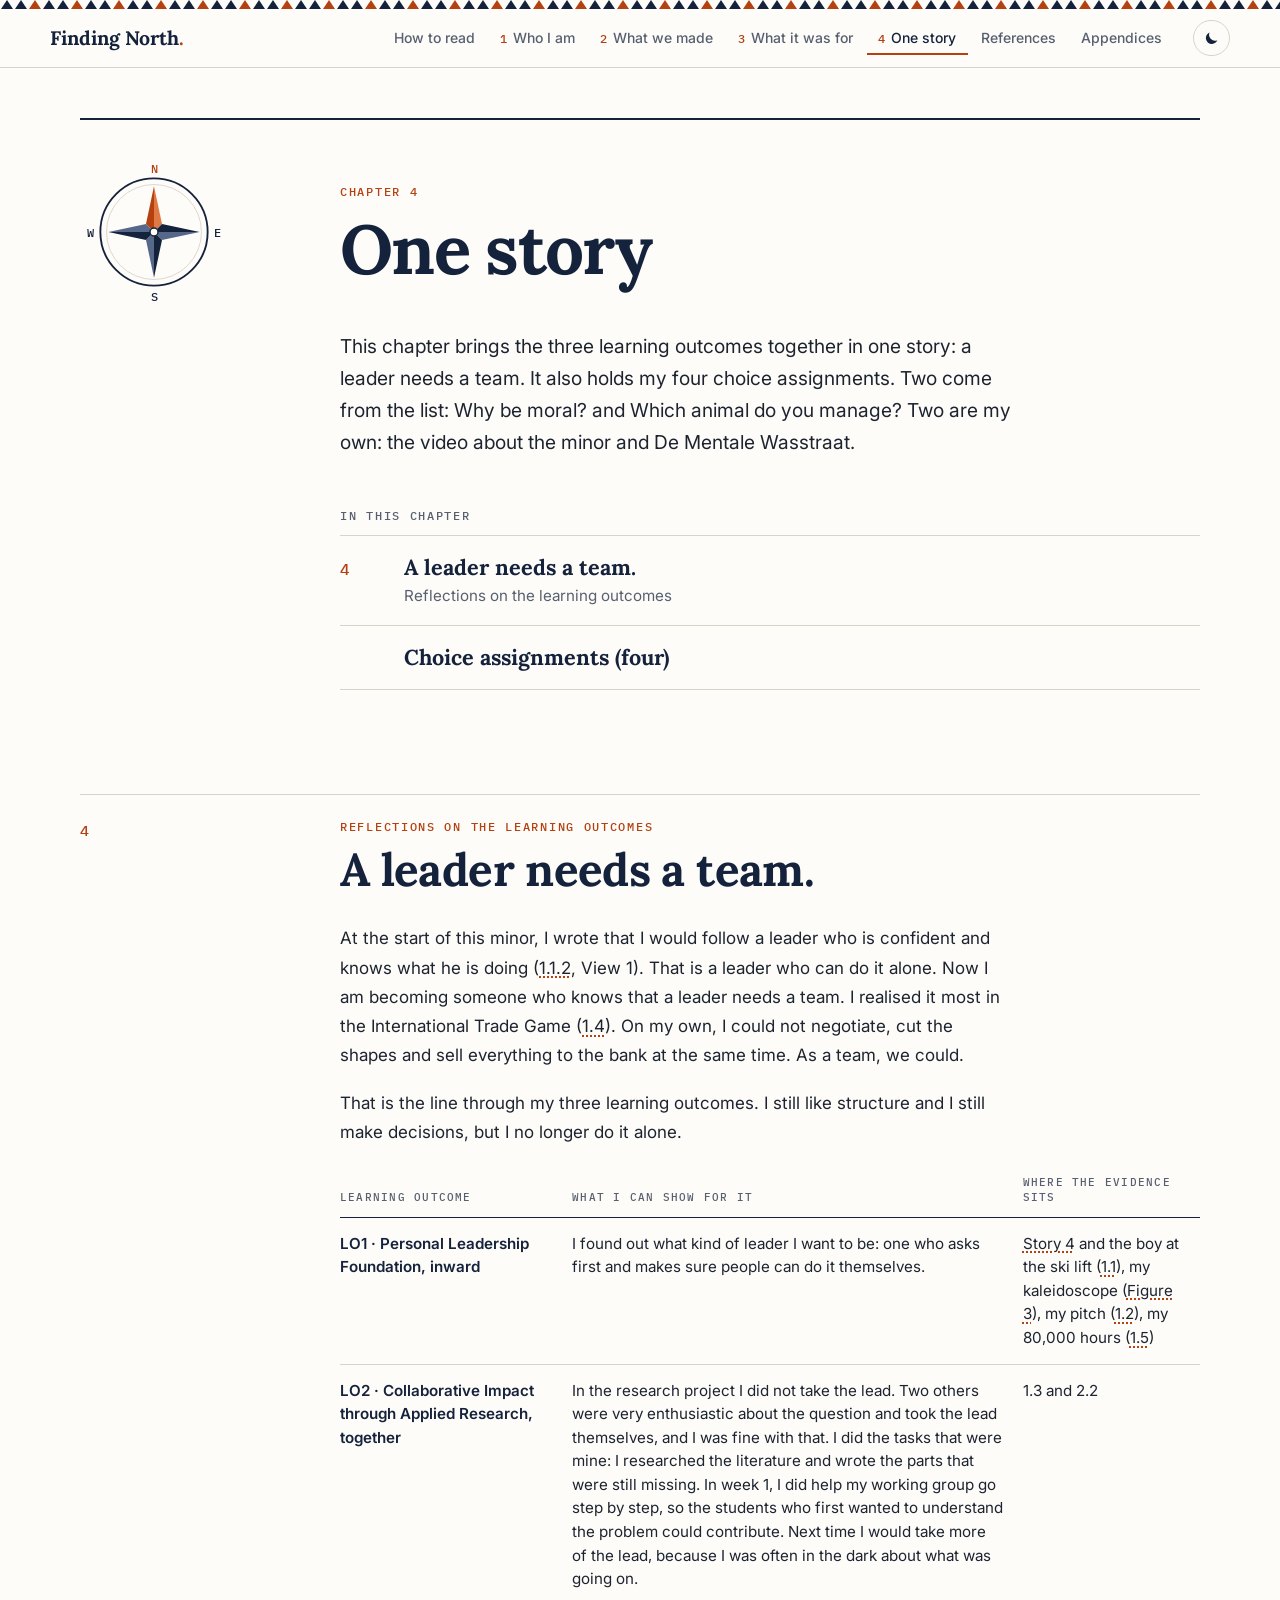
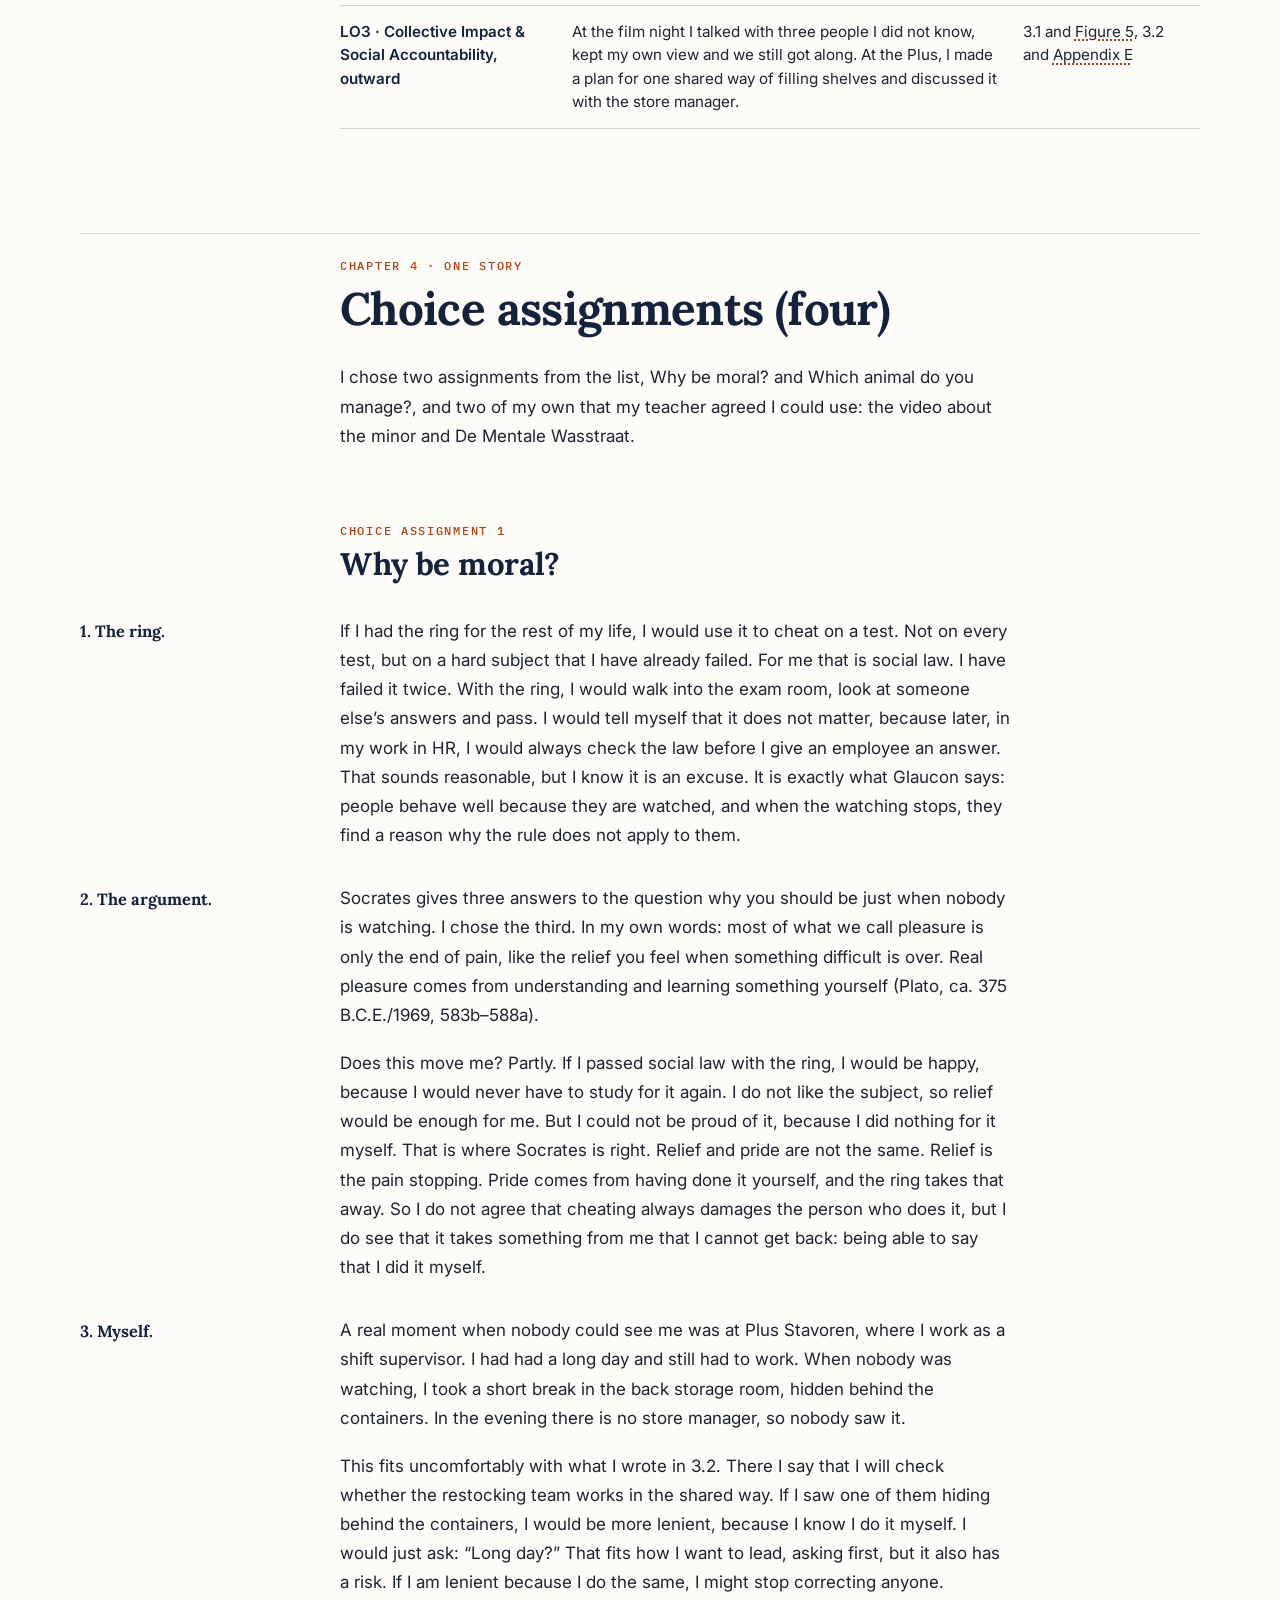
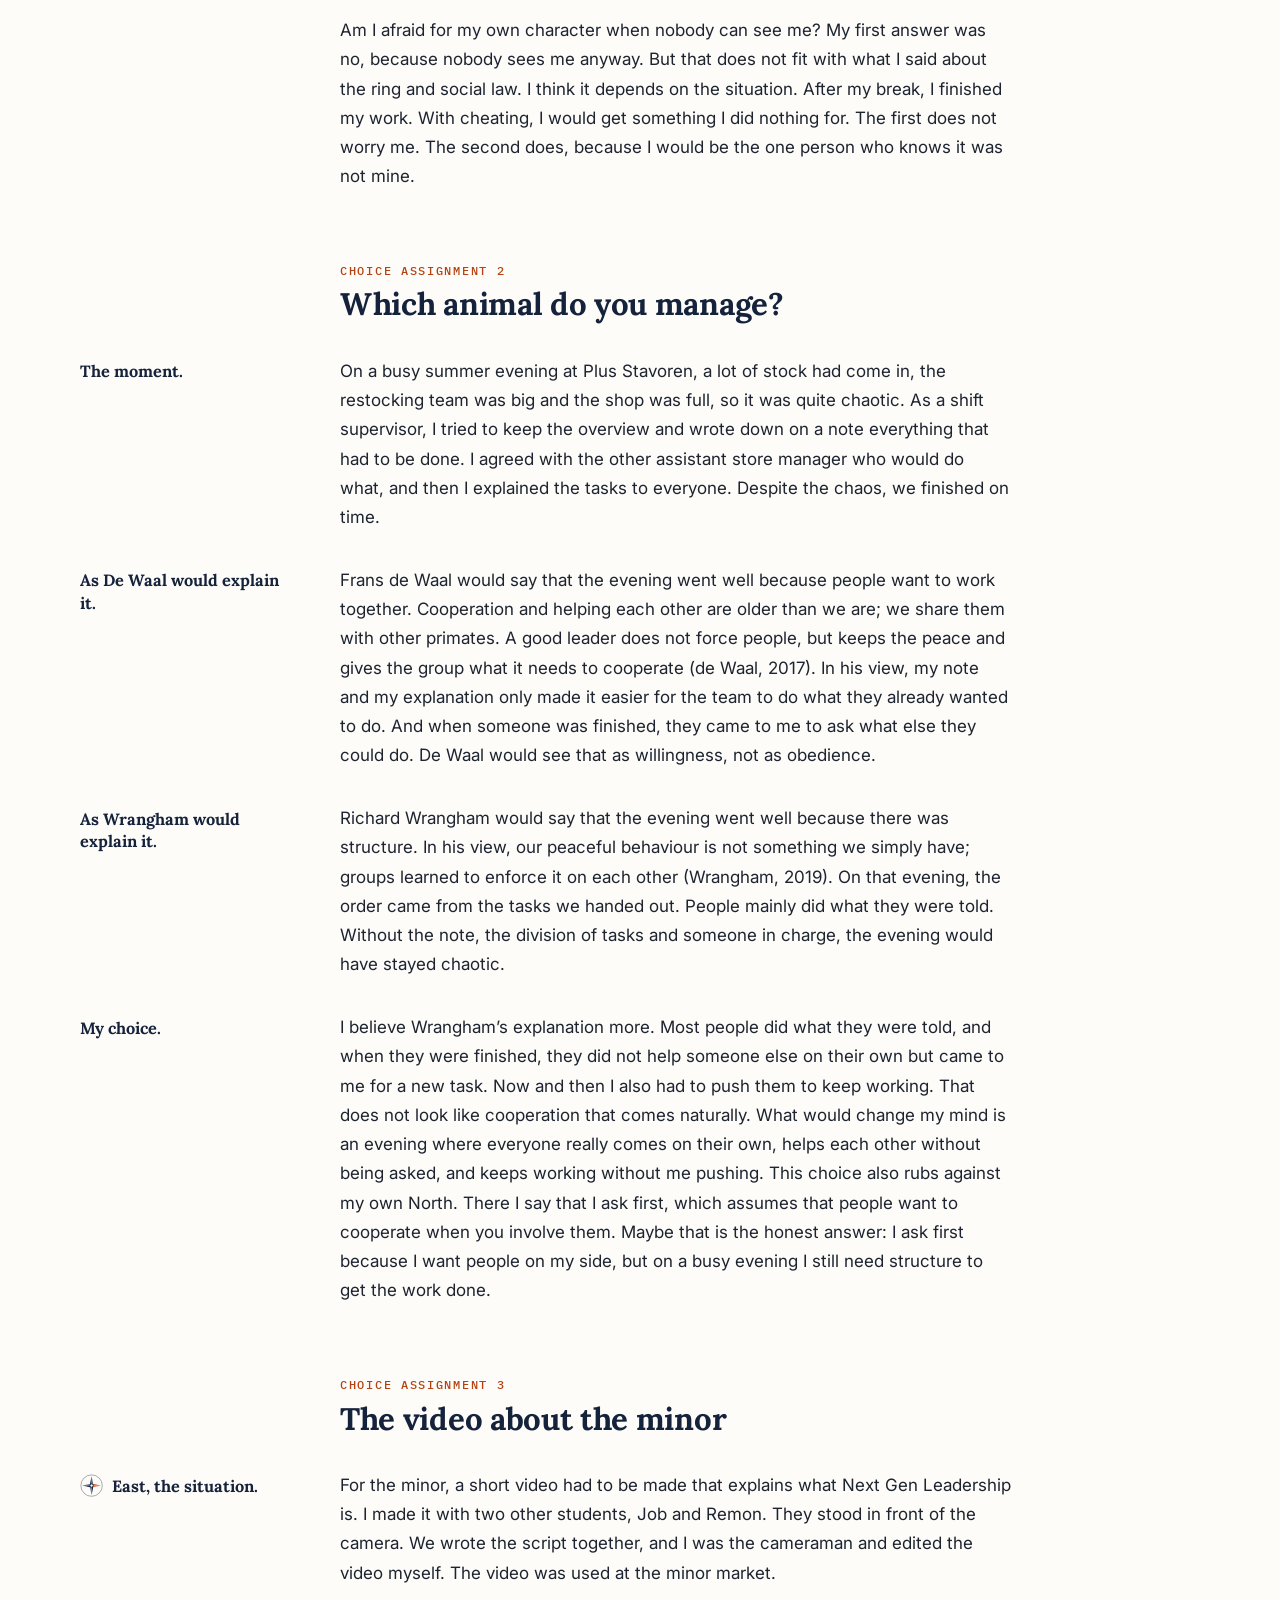
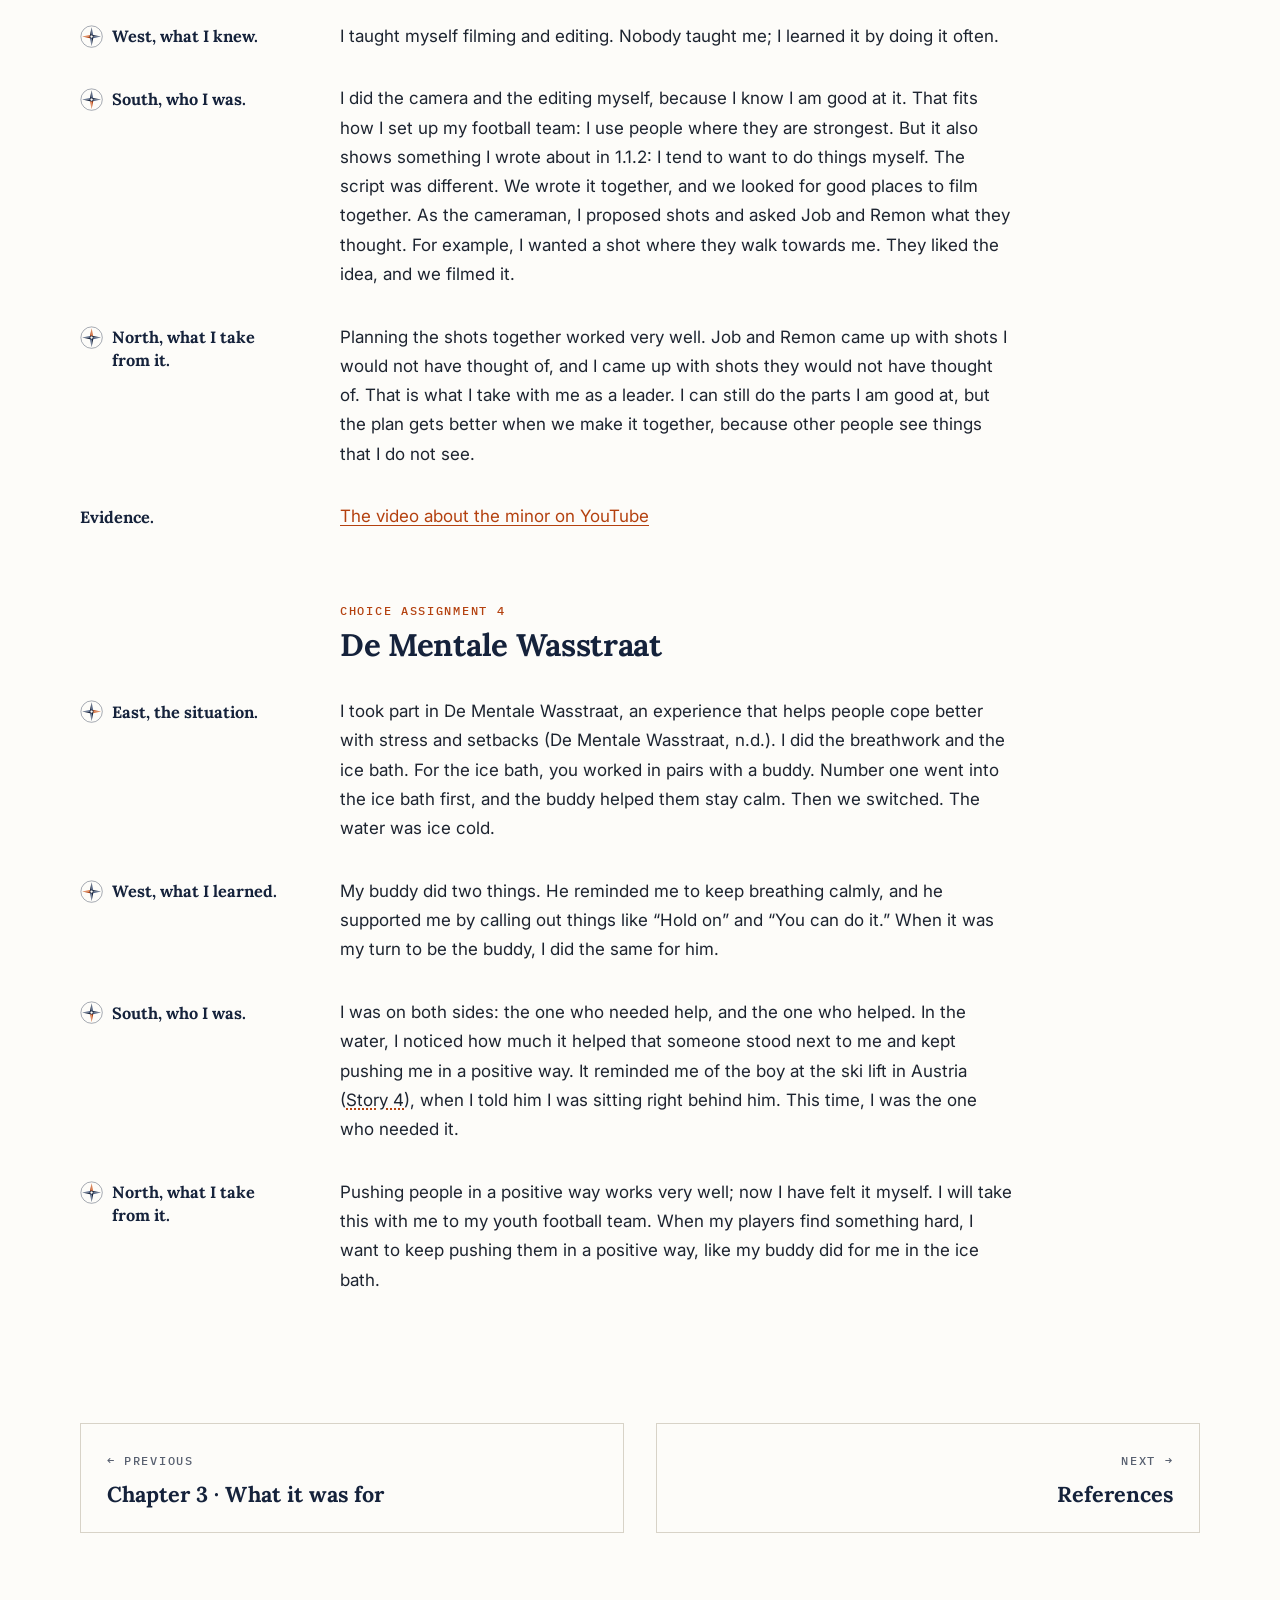
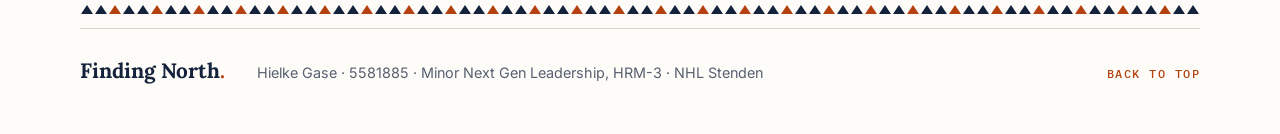
<file: chapter-4.html>
<!doctype html>
<!-- Made by build.js from tekst.md. Change tekst.md and run "node build.js" instead of editing this file. -->
<html lang="en">
<head>
<meta charset="utf-8">
<meta name="viewport" content="width=device-width, initial-scale=1">
<title>Chapter 4 · One story · Finding North</title>
<meta name="description" content="Finding North. · Portfolio of Hielke Gase · Minor Next Gen Leadership, HRM-3 · NHL Stenden">
<meta name="color-scheme" content="light dark">
<link rel="icon" href="data:image/svg+xml,%3Csvg%20xmlns%3D%22http%3A%2F%2Fwww.w3.org%2F2000%2Fsvg%22%20viewBox%3D%220%200%2064%2064%22%3E%3Ccircle%20cx%3D%2232%22%20cy%3D%2232%22%20r%3D%2229%22%20fill%3D%22%23fdfcf9%22%20stroke%3D%22%2315223b%22%20stroke-width%3D%224%22%2F%3E%3Cpath%20d%3D%22M32%2032%2032%208%2028%2028Z%22%20fill%3D%22%23b4410f%22%2F%3E%3Cpath%20d%3D%22M32%2032%2032%208%2036%2028Z%22%20fill%3D%22%23e07a45%22%2F%3E%3Cpath%20d%3D%22M32%2032%2056%2032%2036%2028Z%22%20fill%3D%22%2315223b%22%2F%3E%3Cpath%20d%3D%22M32%2032%2056%2032%2036%2036Z%22%20fill%3D%22%2356688a%22%2F%3E%3Cpath%20d%3D%22M32%2032%2032%2056%2036%2036Z%22%20fill%3D%22%2315223b%22%2F%3E%3Cpath%20d%3D%22M32%2032%2032%2056%2028%2036Z%22%20fill%3D%22%2356688a%22%2F%3E%3Cpath%20d%3D%22M32%2032%208%2032%2028%2036Z%22%20fill%3D%22%2315223b%22%2F%3E%3Cpath%20d%3D%22M32%2032%208%2032%2028%2028Z%22%20fill%3D%22%2356688a%22%2F%3E%3C%2Fsvg%3E">
<link rel="preconnect" href="https://fonts.googleapis.com">
<link rel="preconnect" href="https://fonts.gstatic.com" crossorigin>
<link rel="stylesheet" href="https://fonts.googleapis.com/css2?family=IBM+Plex+Mono:wght@400;500&family=Inter:ital,wght@0,400;0,500;0,600;1,400&family=Lora:ital,wght@0,400;0,700;1,400;1,500&display=swap">
<link rel="stylesheet" href="assets/style.css?v=d7d1a3f1">
<script>try{var t=localStorage.getItem('finding-north-theme');if(t==='light'||t==='dark')document.documentElement.setAttribute('data-theme',t)}catch(e){}</script>
<script src="assets/site.js?v=da602311" defer></script>
</head>
<body id="top">
<a class="skip" href="#content">Skip to content</a>
<header class="site-head"><svg class="tri-band" width="100%" height="9" aria-hidden="true" focusable="false"><defs><pattern id="tri-top" width="42" height="9" patternUnits="userSpaceOnUse"><path class="t-navy" d="M1 9 7 0l6 9Z"/><path class="t-navy" d="M15 9l6-9 6 9Z"/><path class="t-orange" d="M29 9l6-9 6 9Z"/></pattern></defs><rect width="100%" height="9" fill="url(#tri-top)"/></svg><nav class="nav" aria-label="Chapters"><a class="brand" href="index.html">Finding North<span class="dot">.</span></a><ul class="nav-list"><li class="nav-item"><a class="nav-link" href="index.html#how-to-read">How to read</a></li><li class="nav-item has-menu"><a class="nav-link" href="chapter-1.html"><span class="n">1</span>Who I am</a><div class="menu"><ul><li><a href="chapter-1.html#s1-1"><span class="m-num">1.1</span><span class="m-t">The Moral Compass portfolio</span></a></li><li><a href="chapter-1.html#s1-2"><span class="m-num">1.2</span><span class="m-t">Ask first.</span></a></li><li><a href="chapter-1.html#s1-3"><span class="m-num">1.3</span><span class="m-t">From learning to doing.</span></a></li><li><a href="chapter-1.html#s1-4"><span class="m-num">1.4</span><span class="m-t">Understand the situation first.</span></a></li><li><a href="chapter-1.html#s1-5"><span class="m-num">1.5</span><span class="m-t">Yes, but only if people grow.</span></a></li><li><a href="chapter-1.html#lo1"><span class="m-num">LO1</span><span class="m-t">How I have shown LO1</span></a></li></ul></div></li><li class="nav-item has-menu"><a class="nav-link" href="chapter-2.html"><span class="n">2</span>What we made</a><div class="menu"><ul><li><a href="chapter-2.html#s2-1"><span class="m-num">2.1</span><span class="m-t">The applied research project</span></a></li><li><a href="chapter-2.html#s2-2"><span class="m-num">2.2</span><span class="m-t">I waited instead of asking.</span></a></li><li><a href="chapter-2.html#s2-3"><span class="m-num">2.3</span><span class="m-t">The group account of the research</span></a></li><li><a href="chapter-2.html#lo2"><span class="m-num">LO2</span><span class="m-t">How I have shown LO2</span></a></li></ul></div></li><li class="nav-item has-menu"><a class="nav-link" href="chapter-3.html"><span class="n">3</span>What it was for</a><div class="menu"><ul><li><a href="chapter-3.html#s3-1"><span class="m-num">3.1</span><span class="m-t">Ask, decide and explain.</span></a></li><li><a href="chapter-3.html#s3-2"><span class="m-num">3.2</span><span class="m-t">“I have always done it like this.”</span></a></li><li><a href="chapter-3.html#lo3"><span class="m-num">LO3</span><span class="m-t">How I have shown LO3</span></a></li></ul></div></li><li class="nav-item has-menu"><a class="nav-link is-current" href="chapter-4.html" aria-current="page"><span class="n">4</span>One story</a><div class="menu"><ul><li><a href="#s4"><span class="m-num">4</span><span class="m-t">A leader needs a team.</span></a></li><li><a href="#choice-assignments"><span class="m-num"></span><span class="m-t">Choice assignments (four)</span></a></li><li class="m-sub"><a href="#choice-assignment-1"><span class="m-num"></span><span class="m-t">Why be moral?</span></a></li><li class="m-sub"><a href="#choice-assignment-2"><span class="m-num"></span><span class="m-t">Which animal do you manage?</span></a></li><li class="m-sub"><a href="#choice-assignment-3"><span class="m-num"></span><span class="m-t">The video about the minor</span></a></li><li class="m-sub"><a href="#choice-assignment-4"><span class="m-num"></span><span class="m-t">De Mentale Wasstraat</span></a></li></ul></div></li><li class="nav-item"><a class="nav-link" href="references.html">References</a></li><li class="nav-item has-menu"><a class="nav-link" href="appendices.html">Appendices</a><div class="menu"><ul><li><a href="appendices.html#appendix-a"><span class="m-num">A</span><span class="m-t">Original learning question</span></a></li><li><a href="appendices.html#appendix-b"><span class="m-num">B</span><span class="m-t">Statement on the use of AI</span></a></li><li><a href="appendices.html#appendix-c"><span class="m-num">C</span><span class="m-t">Group reflection Film Night, The Big Short (3.1)</span></a></li><li><a href="appendices.html#appendix-d"><span class="m-num">D</span><span class="m-t">Change Journey materials (1.4)</span></a></li><li><a href="appendices.html#appendix-e"><span class="m-num">E</span><span class="m-t">Chat with the store manager (3.2)</span></a></li></ul></div></li></ul><button class="theme-toggle" type="button" aria-label="Switch to dark theme" aria-pressed="false"><svg class="i-moon" viewBox="0 0 24 24" aria-hidden="true" focusable="false"><path d="M20.5 14.6A8.5 8.5 0 0 1 9.4 3.5a8.5 8.5 0 1 0 11.1 11.1Z"/></svg><svg class="i-sun" viewBox="0 0 24 24" aria-hidden="true" focusable="false"><circle cx="12" cy="12" r="4.2"/><path d="M12 2.5v2.2M12 19.3v2.2M2.5 12h2.2M19.3 12h2.2M5.3 5.3l1.6 1.6M17.1 17.1l1.6 1.6M5.3 18.7l1.6-1.6M17.1 6.9l1.6-1.6"/></svg></button></nav></header>
<main id="content">
<section class="chapter" id="chapter-4" aria-labelledby="chapter-4-h"><header class="chapter-head"><div class="flow"><div class="sec-rule ch-rule" aria-hidden="true"></div><div class="ch-compass side"><svg class="compass compass--lg" viewBox="0 0 240 240" role="img" aria-label="Compass with North in orange"><circle class="c-ring" cx="120" cy="120" r="87"/><circle class="c-ring2" cx="120" cy="120" r="77"/><path class="c-act-a" d="M120,120L120,46L107,107Z"/><path class="c-act-b" d="M120,120L120,46L133,107Z"/><path class="c-a" d="M120,120L194,120L133,107Z"/><path class="c-b" d="M120,120L194,120L133,133Z"/><path class="c-a" d="M120,120L120,194L133,133Z"/><path class="c-b" d="M120,120L120,194L107,133Z"/><path class="c-a" d="M120,120L46,120L107,133Z"/><path class="c-b" d="M120,120L46,120L107,107Z"/><circle class="c-hub" cx="120" cy="120" r="6.5"/><text class="c-letter on" x="120" y="17">N</text><text class="c-letter" x="223" y="121">E</text><text class="c-letter" x="120" y="224">S</text><text class="c-letter" x="17" y="121">W</text></svg></div><div class="ch-titles wide"><p class="kicker">Chapter 4</p><h1 class="ch-title" id="chapter-4-h">One story</h1></div><p class="lead">This chapter brings the three learning outcomes together in one story: a leader needs a team. It also holds my four choice assignments. Two come from the list: Why be moral? and Which animal do you manage? Two are my own: the video about the minor and De Mentale Wasstraat.</p><div class="ch-toc wide"><p class="kicker">In this chapter</p><ol><li><a href="#s4"><span class="toc-num">4</span><span class="toc-t">A leader needs a team.<span class="toc-sub">Reflections on the learning outcomes</span></span></a></li><li><a href="#choice-assignments"><span class="toc-num"></span><span class="toc-t">Choice assignments (four)</span></a></li></ol></div></div></header>
<section class="sec" id="s4" aria-labelledby="s4-h"><div class="flow"><div class="sec-rule" aria-hidden="true"></div><p class="sec-num">4</p><header class="sec-head"><p class="kicker">Reflections on the learning outcomes</p><h2 class="sec-title" id="s4-h">A leader needs a team.</h2></header><p>At the start of this minor, I wrote that I would follow a leader who is confident and knows what he is doing (<a class="xref" href="chapter-1.html#s1-1-2">1.1.2</a>, View 1). That is a leader who can do it alone. Now I am becoming someone who knows that a leader needs a team. I realised it most in the International Trade Game (<a class="xref" href="chapter-1.html#s1-4">1.4</a>). On my own, I could not negotiate, cut the shapes and sell everything to the bank at the same time. As a team, we could.</p><p>That is the line through my three learning outcomes. I still like structure and I still make decisions, but I no longer do it alone.</p><div class="table-wrap wide"><table class="t-cols-3"><thead><tr><th scope="col">Learning outcome</th><th scope="col">What I can show for it</th><th scope="col">Where the evidence sits</th></tr></thead><tbody><tr><th scope="row">LO1 · Personal Leadership Foundation, inward</th><td>I found out what kind of leader I want to be: one who asks first and makes sure people can do it themselves.</td><td><a class="xref" href="chapter-1.html#story-4">Story 4</a> and the boy at the ski lift (<a class="xref" href="chapter-1.html#s1-1">1.1</a>), my kaleidoscope (<a class="xref" href="chapter-1.html#figure-3">Figure 3</a>), my pitch (<a class="xref" href="chapter-1.html#s1-2">1.2</a>), my 80,000 hours (<a class="xref" href="chapter-1.html#s1-5">1.5</a>)</td></tr><tr><th scope="row">LO2 · Collaborative Impact through Applied Research, together</th><td>In the research project I did not take the lead. Two others were very enthusiastic about the question and took the lead themselves, and I was fine with that. I did the tasks that were mine: I researched the literature and wrote the parts that were still missing. In week 1, I did help my working group go step by step, so the students who first wanted to understand the problem could contribute. Next time I would take more of the lead, because I was often in the dark about what was going on.</td><td>1.3 and 2.2</td></tr><tr><th scope="row">LO3 · Collective Impact &amp; Social Accountability, outward</th><td>At the film night I talked with three people I did not know, kept my own view and we still got along. At the Plus, I made a plan for one shared way of filling shelves and discussed it with the store manager.</td><td>3.1 and <a class="xref" href="chapter-3.html#figure-5">Figure 5</a>, 3.2 and <a class="xref" href="appendices.html#appendix-e">Appendix E</a></td></tr></tbody></table></div></div></section>
<section class="sec" id="choice-assignments" aria-labelledby="choice-assignments-h"><div class="flow"><div class="sec-rule" aria-hidden="true"></div><p class="sec-num"></p><header class="sec-head"><p class="kicker">Chapter 4 · One story</p><h2 class="sec-title" id="choice-assignments-h">Choice assignments (four)</h2></header><p>I chose two assignments from the list, Why be moral? and Which animal do you manage?, and two of my own that my teacher agreed I could use: the video about the minor and De Mentale Wasstraat.</p></div>
<section class="sub" id="choice-assignment-1" aria-labelledby="choice-assignment-1-h"><div class="flow"><header class="sub-head"><p class="kicker">Choice assignment 1</p><h3 class="sub-title" id="choice-assignment-1-h">Why be moral?</h3></header><p class="side"><span>1. The ring.</span></p><p class="has-side">If I had the ring for the rest of my life, I would use it to cheat on a test. Not on every test, but on a hard subject that I have already failed. For me that is social law. I have failed it twice. With the ring, I would walk into the exam room, look at someone else’s answers and pass. I would tell myself that it does not matter, because later, in my work in HR, I would always check the law before I give an employee an answer. That sounds reasonable, but I know it is an excuse. It is exactly what Glaucon says: people behave well because they are watched, and when the watching stops, they find a reason why the rule does not apply to them.</p><p class="side"><span>2. The argument.</span></p><p class="has-side">Socrates gives three answers to the question why you should be just when nobody is watching. I chose the third. In my own words: most of what we call pleasure is only the end of pain, like the relief you feel when something difficult is over. Real pleasure comes from understanding and learning something yourself (Plato, ca. 375 B.C.E./1969, 583b–588a).</p><p>Does this move me? Partly. If I passed social law with the ring, I would be happy, because I would never have to study for it again. I do not like the subject, so relief would be enough for me. But I could not be proud of it, because I did nothing for it myself. That is where Socrates is right. Relief and pride are not the same. Relief is the pain stopping. Pride comes from having done it yourself, and the ring takes that away. So I do not agree that cheating always damages the person who does it, but I do see that it takes something from me that I cannot get back: being able to say that I did it myself.</p><p class="side"><span>3. Myself.</span></p><p class="has-side">A real moment when nobody could see me was at Plus Stavoren, where I work as a shift supervisor. I had had a long day and still had to work. When nobody was watching, I took a short break in the back storage room, hidden behind the containers. In the evening there is no store manager, so nobody saw it.</p><p>This fits uncomfortably with what I wrote in 3.2. There I say that I will check whether the restocking team works in the shared way. If I saw one of them hiding behind the containers, I would be more lenient, because I know I do it myself. I would just ask: “Long day?” That fits how I want to lead, asking first, but it also has a risk. If I am lenient because I do the same, I might stop correcting anyone.</p><p>Am I afraid for my own character when nobody can see me? My first answer was no, because nobody sees me anyway. But that does not fit with what I said about the ring and social law. I think it depends on the situation. After my break, I finished my work. With cheating, I would get something I did nothing for. The first does not worry me. The second does, because I would be the one person who knows it was not mine.</p></div></section>
<section class="sub" id="choice-assignment-2" aria-labelledby="choice-assignment-2-h"><div class="flow"><header class="sub-head"><p class="kicker">Choice assignment 2</p><h3 class="sub-title" id="choice-assignment-2-h">Which animal do you manage?</h3></header><p class="side"><span>The moment.</span></p><p class="has-side">On a busy summer evening at Plus Stavoren, a lot of stock had come in, the restocking team was big and the shop was full, so it was quite chaotic. As a shift supervisor, I tried to keep the overview and wrote down on a note everything that had to be done. I agreed with the other assistant store manager who would do what, and then I explained the tasks to everyone. Despite the chaos, we finished on time.</p><p class="side"><span>As De Waal would explain it.</span></p><p class="has-side">Frans de Waal would say that the evening went well because people want to work together. Cooperation and helping each other are older than we are; we share them with other primates. A good leader does not force people, but keeps the peace and gives the group what it needs to cooperate (de Waal, 2017). In his view, my note and my explanation only made it easier for the team to do what they already wanted to do. And when someone was finished, they came to me to ask what else they could do. De Waal would see that as willingness, not as obedience.</p><p class="side"><span>As Wrangham would explain it.</span></p><p class="has-side">Richard Wrangham would say that the evening went well because there was structure. In his view, our peaceful behaviour is not something we simply have; groups learned to enforce it on each other (Wrangham, 2019). On that evening, the order came from the tasks we handed out. People mainly did what they were told. Without the note, the division of tasks and someone in charge, the evening would have stayed chaotic.</p><p class="side"><span>My choice.</span></p><p class="has-side">I believe Wrangham’s explanation more. Most people did what they were told, and when they were finished, they did not help someone else on their own but came to me for a new task. Now and then I also had to push them to keep working. That does not look like cooperation that comes naturally. What would change my mind is an evening where everyone really comes on their own, helps each other without being asked, and keeps working without me pushing. This choice also rubs against my own North. There I say that I ask first, which assumes that people want to cooperate when you involve them. Maybe that is the honest answer: I ask first because I want people on my side, but on a busy evening I still need structure to get the work done.</p></div></section>
<section class="sub" id="choice-assignment-3" aria-labelledby="choice-assignment-3-h"><div class="flow"><header class="sub-head"><p class="kicker">Choice assignment 3</p><h3 class="sub-title" id="choice-assignment-3-h">The video about the minor</h3></header><p class="side side--compass"><svg class="compass compass--sm" viewBox="28 28 184 184" aria-hidden="true" focusable="false"><circle class="c-ring" cx="120" cy="120" r="85" stroke-width="12"/><path class="c-a" d="M120,120L120,46L107,107Z"/><path class="c-b" d="M120,120L120,46L133,107Z"/><path class="c-act-a" d="M120,120L194,120L133,107Z"/><path class="c-act-b" d="M120,120L194,120L133,133Z"/><path class="c-a" d="M120,120L120,194L133,133Z"/><path class="c-b" d="M120,120L120,194L107,133Z"/><path class="c-a" d="M120,120L46,120L107,133Z"/><path class="c-b" d="M120,120L46,120L107,107Z"/><circle class="c-hub" cx="120" cy="120" r="13"/></svg><span>East, the situation.</span></p><p class="has-side">For the minor, a short video had to be made that explains what Next Gen Leadership is. I made it with two other students, Job and Remon. They stood in front of the camera. We wrote the script together, and I was the cameraman and edited the video myself. The video was used at the minor market.</p><p class="side side--compass"><svg class="compass compass--sm" viewBox="28 28 184 184" aria-hidden="true" focusable="false"><circle class="c-ring" cx="120" cy="120" r="85" stroke-width="12"/><path class="c-a" d="M120,120L120,46L107,107Z"/><path class="c-b" d="M120,120L120,46L133,107Z"/><path class="c-a" d="M120,120L194,120L133,107Z"/><path class="c-b" d="M120,120L194,120L133,133Z"/><path class="c-a" d="M120,120L120,194L133,133Z"/><path class="c-b" d="M120,120L120,194L107,133Z"/><path class="c-act-a" d="M120,120L46,120L107,133Z"/><path class="c-act-b" d="M120,120L46,120L107,107Z"/><circle class="c-hub" cx="120" cy="120" r="13"/></svg><span>West, what I knew.</span></p><p class="has-side">I taught myself filming and editing. Nobody taught me; I learned it by doing it often.</p><p class="side side--compass"><svg class="compass compass--sm" viewBox="28 28 184 184" aria-hidden="true" focusable="false"><circle class="c-ring" cx="120" cy="120" r="85" stroke-width="12"/><path class="c-a" d="M120,120L120,46L107,107Z"/><path class="c-b" d="M120,120L120,46L133,107Z"/><path class="c-a" d="M120,120L194,120L133,107Z"/><path class="c-b" d="M120,120L194,120L133,133Z"/><path class="c-act-a" d="M120,120L120,194L133,133Z"/><path class="c-act-b" d="M120,120L120,194L107,133Z"/><path class="c-a" d="M120,120L46,120L107,133Z"/><path class="c-b" d="M120,120L46,120L107,107Z"/><circle class="c-hub" cx="120" cy="120" r="13"/></svg><span>South, who I was.</span></p><p class="has-side">I did the camera and the editing myself, because I know I am good at it. That fits how I set up my football team: I use people where they are strongest. But it also shows something I wrote about in 1.1.2: I tend to want to do things myself. The script was different. We wrote it together, and we looked for good places to film together. As the cameraman, I proposed shots and asked Job and Remon what they thought. For example, I wanted a shot where they walk towards me. They liked the idea, and we filmed it.</p><p class="side side--compass"><svg class="compass compass--sm" viewBox="28 28 184 184" aria-hidden="true" focusable="false"><circle class="c-ring" cx="120" cy="120" r="85" stroke-width="12"/><path class="c-act-a" d="M120,120L120,46L107,107Z"/><path class="c-act-b" d="M120,120L120,46L133,107Z"/><path class="c-a" d="M120,120L194,120L133,107Z"/><path class="c-b" d="M120,120L194,120L133,133Z"/><path class="c-a" d="M120,120L120,194L133,133Z"/><path class="c-b" d="M120,120L120,194L107,133Z"/><path class="c-a" d="M120,120L46,120L107,133Z"/><path class="c-b" d="M120,120L46,120L107,107Z"/><circle class="c-hub" cx="120" cy="120" r="13"/></svg><span>North, what I take from it.</span></p><p class="has-side">Planning the shots together worked very well. Job and Remon came up with shots I would not have thought of, and I came up with shots they would not have thought of. That is what I take with me as a leader. I can still do the parts I am good at, but the plan gets better when we make it together, because other people see things that I do not see.</p><p class="side"><span>Evidence.</span></p><p class="has-side"><a href="https://youtube.com/shorts/dPnERYt0c30" target="_blank" rel="noopener">The video about the minor on YouTube</a></p></div></section>
<section class="sub" id="choice-assignment-4" aria-labelledby="choice-assignment-4-h"><div class="flow"><header class="sub-head"><p class="kicker">Choice assignment 4</p><h3 class="sub-title" id="choice-assignment-4-h">De Mentale Wasstraat</h3></header><p class="side side--compass"><svg class="compass compass--sm" viewBox="28 28 184 184" aria-hidden="true" focusable="false"><circle class="c-ring" cx="120" cy="120" r="85" stroke-width="12"/><path class="c-a" d="M120,120L120,46L107,107Z"/><path class="c-b" d="M120,120L120,46L133,107Z"/><path class="c-act-a" d="M120,120L194,120L133,107Z"/><path class="c-act-b" d="M120,120L194,120L133,133Z"/><path class="c-a" d="M120,120L120,194L133,133Z"/><path class="c-b" d="M120,120L120,194L107,133Z"/><path class="c-a" d="M120,120L46,120L107,133Z"/><path class="c-b" d="M120,120L46,120L107,107Z"/><circle class="c-hub" cx="120" cy="120" r="13"/></svg><span>East, the situation.</span></p><p class="has-side">I took part in De Mentale Wasstraat, an experience that helps people cope better with stress and setbacks (De Mentale Wasstraat, n.d.). I did the breathwork and the ice bath. For the ice bath, you worked in pairs with a buddy. Number one went into the ice bath first, and the buddy helped them stay calm. Then we switched. The water was ice cold.</p><p class="side side--compass"><svg class="compass compass--sm" viewBox="28 28 184 184" aria-hidden="true" focusable="false"><circle class="c-ring" cx="120" cy="120" r="85" stroke-width="12"/><path class="c-a" d="M120,120L120,46L107,107Z"/><path class="c-b" d="M120,120L120,46L133,107Z"/><path class="c-a" d="M120,120L194,120L133,107Z"/><path class="c-b" d="M120,120L194,120L133,133Z"/><path class="c-a" d="M120,120L120,194L133,133Z"/><path class="c-b" d="M120,120L120,194L107,133Z"/><path class="c-act-a" d="M120,120L46,120L107,133Z"/><path class="c-act-b" d="M120,120L46,120L107,107Z"/><circle class="c-hub" cx="120" cy="120" r="13"/></svg><span>West, what I learned.</span></p><p class="has-side">My buddy did two things. He reminded me to keep breathing calmly, and he supported me by calling out things like “Hold on” and “You can do it.” When it was my turn to be the buddy, I did the same for him.</p><p class="side side--compass"><svg class="compass compass--sm" viewBox="28 28 184 184" aria-hidden="true" focusable="false"><circle class="c-ring" cx="120" cy="120" r="85" stroke-width="12"/><path class="c-a" d="M120,120L120,46L107,107Z"/><path class="c-b" d="M120,120L120,46L133,107Z"/><path class="c-a" d="M120,120L194,120L133,107Z"/><path class="c-b" d="M120,120L194,120L133,133Z"/><path class="c-act-a" d="M120,120L120,194L133,133Z"/><path class="c-act-b" d="M120,120L120,194L107,133Z"/><path class="c-a" d="M120,120L46,120L107,133Z"/><path class="c-b" d="M120,120L46,120L107,107Z"/><circle class="c-hub" cx="120" cy="120" r="13"/></svg><span>South, who I was.</span></p><p class="has-side">I was on both sides: the one who needed help, and the one who helped. In the water, I noticed how much it helped that someone stood next to me and kept pushing me in a positive way. It reminded me of the boy at the ski lift in Austria (<a class="xref" href="chapter-1.html#story-4">Story 4</a>), when I told him I was sitting right behind him. This time, I was the one who needed it.</p><p class="side side--compass"><svg class="compass compass--sm" viewBox="28 28 184 184" aria-hidden="true" focusable="false"><circle class="c-ring" cx="120" cy="120" r="85" stroke-width="12"/><path class="c-act-a" d="M120,120L120,46L107,107Z"/><path class="c-act-b" d="M120,120L120,46L133,107Z"/><path class="c-a" d="M120,120L194,120L133,107Z"/><path class="c-b" d="M120,120L194,120L133,133Z"/><path class="c-a" d="M120,120L120,194L133,133Z"/><path class="c-b" d="M120,120L120,194L107,133Z"/><path class="c-a" d="M120,120L46,120L107,133Z"/><path class="c-b" d="M120,120L46,120L107,107Z"/><circle class="c-hub" cx="120" cy="120" r="13"/></svg><span>North, what I take from it.</span></p><p class="has-side">Pushing people in a positive way works very well; now I have felt it myself. I will take this with me to my youth football team. When my players find something hard, I want to keep pushing them in a positive way, like my buddy did for me in the ice bath.</p></div></section></section></section>
</main>
<nav class="pager" aria-label="Pages"><a class="pager-prev" href="chapter-3.html" rel="prev"><span class="kicker">&larr; Previous</span><span class="pager-title">Chapter 3 · What it was for</span></a><a class="pager-next" href="references.html" rel="next"><span class="kicker">Next &rarr;</span><span class="pager-title">References</span></a></nav>
<footer class="site-foot"><svg class="tri-band" width="100%" height="9" aria-hidden="true" focusable="false"><defs><pattern id="tri-foot" width="42" height="9" patternUnits="userSpaceOnUse"><path class="t-navy" d="M1 9 7 0l6 9Z"/><path class="t-navy" d="M15 9l6-9 6 9Z"/><path class="t-orange" d="M29 9l6-9 6 9Z"/></pattern></defs><rect width="100%" height="9" fill="url(#tri-foot)"/></svg><div class="foot-inner">
<p class="foot-title">Finding North<span class="dot">.</span></p>
<p class="foot-meta">Hielke Gase · 5581885 · Minor Next Gen Leadership, HRM-3 · NHL Stenden</p>
<a class="foot-top" href="#top">Back to top</a>
</div></footer>
<dialog class="lightbox" aria-label="Photo"><img alt=""><p class="lightbox-cap"></p><button class="lightbox-close" type="button" aria-label="Close">&times;</button></dialog>
</body>
</html>
</file>
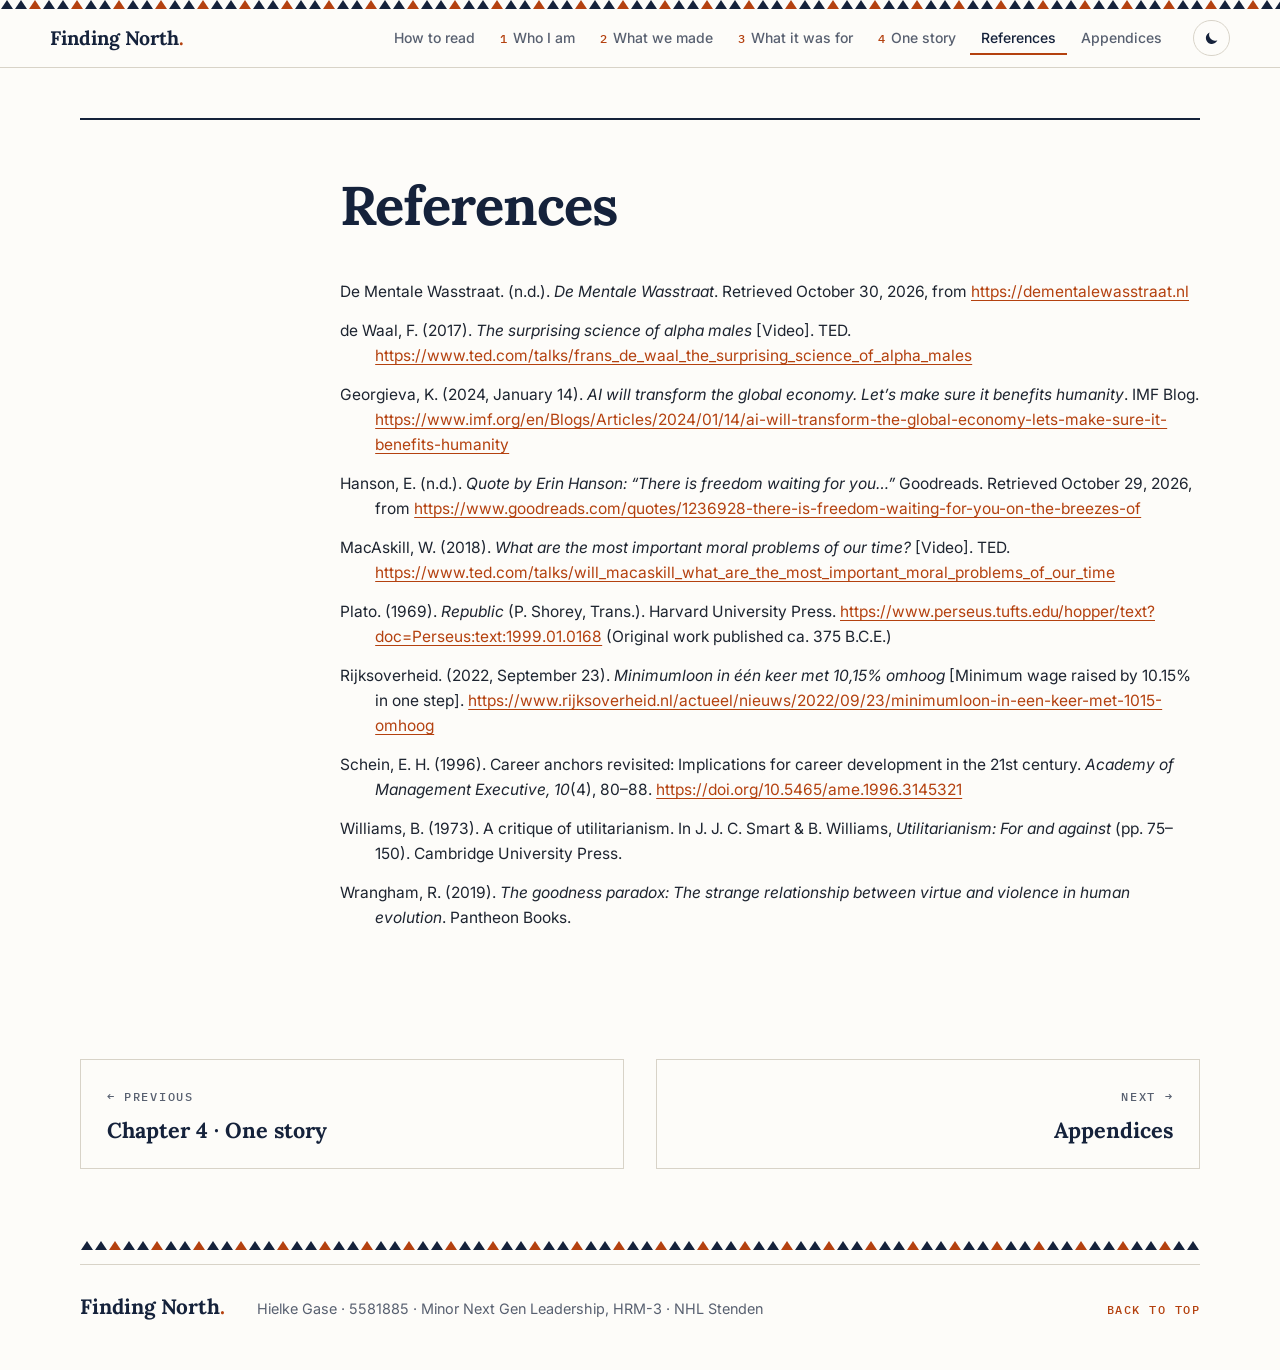
<file: references.html>
<!doctype html>
<!-- Made by build.js from tekst.md. Change tekst.md and run "node build.js" instead of editing this file. -->
<html lang="en">
<head>
<meta charset="utf-8">
<meta name="viewport" content="width=device-width, initial-scale=1">
<title>References · Finding North</title>
<meta name="description" content="Finding North. · Portfolio of Hielke Gase · Minor Next Gen Leadership, HRM-3 · NHL Stenden">
<meta name="color-scheme" content="light dark">
<link rel="icon" href="data:image/svg+xml,%3Csvg%20xmlns%3D%22http%3A%2F%2Fwww.w3.org%2F2000%2Fsvg%22%20viewBox%3D%220%200%2064%2064%22%3E%3Ccircle%20cx%3D%2232%22%20cy%3D%2232%22%20r%3D%2229%22%20fill%3D%22%23fdfcf9%22%20stroke%3D%22%2315223b%22%20stroke-width%3D%224%22%2F%3E%3Cpath%20d%3D%22M32%2032%2032%208%2028%2028Z%22%20fill%3D%22%23b4410f%22%2F%3E%3Cpath%20d%3D%22M32%2032%2032%208%2036%2028Z%22%20fill%3D%22%23e07a45%22%2F%3E%3Cpath%20d%3D%22M32%2032%2056%2032%2036%2028Z%22%20fill%3D%22%2315223b%22%2F%3E%3Cpath%20d%3D%22M32%2032%2056%2032%2036%2036Z%22%20fill%3D%22%2356688a%22%2F%3E%3Cpath%20d%3D%22M32%2032%2032%2056%2036%2036Z%22%20fill%3D%22%2315223b%22%2F%3E%3Cpath%20d%3D%22M32%2032%2032%2056%2028%2036Z%22%20fill%3D%22%2356688a%22%2F%3E%3Cpath%20d%3D%22M32%2032%208%2032%2028%2036Z%22%20fill%3D%22%2315223b%22%2F%3E%3Cpath%20d%3D%22M32%2032%208%2032%2028%2028Z%22%20fill%3D%22%2356688a%22%2F%3E%3C%2Fsvg%3E">
<link rel="preconnect" href="https://fonts.googleapis.com">
<link rel="preconnect" href="https://fonts.gstatic.com" crossorigin>
<link rel="stylesheet" href="https://fonts.googleapis.com/css2?family=IBM+Plex+Mono:wght@400;500&family=Inter:ital,wght@0,400;0,500;0,600;1,400&family=Lora:ital,wght@0,400;0,700;1,400;1,500&display=swap">
<link rel="stylesheet" href="assets/style.css?v=d7d1a3f1">
<script>try{var t=localStorage.getItem('finding-north-theme');if(t==='light'||t==='dark')document.documentElement.setAttribute('data-theme',t)}catch(e){}</script>
<script src="assets/site.js?v=da602311" defer></script>
</head>
<body id="top">
<a class="skip" href="#content">Skip to content</a>
<header class="site-head"><svg class="tri-band" width="100%" height="9" aria-hidden="true" focusable="false"><defs><pattern id="tri-top" width="42" height="9" patternUnits="userSpaceOnUse"><path class="t-navy" d="M1 9 7 0l6 9Z"/><path class="t-navy" d="M15 9l6-9 6 9Z"/><path class="t-orange" d="M29 9l6-9 6 9Z"/></pattern></defs><rect width="100%" height="9" fill="url(#tri-top)"/></svg><nav class="nav" aria-label="Chapters"><a class="brand" href="index.html">Finding North<span class="dot">.</span></a><ul class="nav-list"><li class="nav-item"><a class="nav-link" href="index.html#how-to-read">How to read</a></li><li class="nav-item has-menu"><a class="nav-link" href="chapter-1.html"><span class="n">1</span>Who I am</a><div class="menu"><ul><li><a href="chapter-1.html#s1-1"><span class="m-num">1.1</span><span class="m-t">The Moral Compass portfolio</span></a></li><li><a href="chapter-1.html#s1-2"><span class="m-num">1.2</span><span class="m-t">Ask first.</span></a></li><li><a href="chapter-1.html#s1-3"><span class="m-num">1.3</span><span class="m-t">From learning to doing.</span></a></li><li><a href="chapter-1.html#s1-4"><span class="m-num">1.4</span><span class="m-t">Understand the situation first.</span></a></li><li><a href="chapter-1.html#s1-5"><span class="m-num">1.5</span><span class="m-t">Yes, but only if people grow.</span></a></li><li><a href="chapter-1.html#lo1"><span class="m-num">LO1</span><span class="m-t">How I have shown LO1</span></a></li></ul></div></li><li class="nav-item has-menu"><a class="nav-link" href="chapter-2.html"><span class="n">2</span>What we made</a><div class="menu"><ul><li><a href="chapter-2.html#s2-1"><span class="m-num">2.1</span><span class="m-t">The applied research project</span></a></li><li><a href="chapter-2.html#s2-2"><span class="m-num">2.2</span><span class="m-t">I waited instead of asking.</span></a></li><li><a href="chapter-2.html#s2-3"><span class="m-num">2.3</span><span class="m-t">The group account of the research</span></a></li><li><a href="chapter-2.html#lo2"><span class="m-num">LO2</span><span class="m-t">How I have shown LO2</span></a></li></ul></div></li><li class="nav-item has-menu"><a class="nav-link" href="chapter-3.html"><span class="n">3</span>What it was for</a><div class="menu"><ul><li><a href="chapter-3.html#s3-1"><span class="m-num">3.1</span><span class="m-t">Ask, decide and explain.</span></a></li><li><a href="chapter-3.html#s3-2"><span class="m-num">3.2</span><span class="m-t">“I have always done it like this.”</span></a></li><li><a href="chapter-3.html#lo3"><span class="m-num">LO3</span><span class="m-t">How I have shown LO3</span></a></li></ul></div></li><li class="nav-item has-menu"><a class="nav-link" href="chapter-4.html"><span class="n">4</span>One story</a><div class="menu"><ul><li><a href="chapter-4.html#s4"><span class="m-num">4</span><span class="m-t">A leader needs a team.</span></a></li><li><a href="chapter-4.html#choice-assignments"><span class="m-num"></span><span class="m-t">Choice assignments (four)</span></a></li><li class="m-sub"><a href="chapter-4.html#choice-assignment-1"><span class="m-num"></span><span class="m-t">Why be moral?</span></a></li><li class="m-sub"><a href="chapter-4.html#choice-assignment-2"><span class="m-num"></span><span class="m-t">Which animal do you manage?</span></a></li><li class="m-sub"><a href="chapter-4.html#choice-assignment-3"><span class="m-num"></span><span class="m-t">The video about the minor</span></a></li><li class="m-sub"><a href="chapter-4.html#choice-assignment-4"><span class="m-num"></span><span class="m-t">De Mentale Wasstraat</span></a></li></ul></div></li><li class="nav-item"><a class="nav-link is-current" href="references.html" aria-current="page">References</a></li><li class="nav-item has-menu"><a class="nav-link" href="appendices.html">Appendices</a><div class="menu"><ul><li><a href="appendices.html#appendix-a"><span class="m-num">A</span><span class="m-t">Original learning question</span></a></li><li><a href="appendices.html#appendix-b"><span class="m-num">B</span><span class="m-t">Statement on the use of AI</span></a></li><li><a href="appendices.html#appendix-c"><span class="m-num">C</span><span class="m-t">Group reflection Film Night, The Big Short (3.1)</span></a></li><li><a href="appendices.html#appendix-d"><span class="m-num">D</span><span class="m-t">Change Journey materials (1.4)</span></a></li><li><a href="appendices.html#appendix-e"><span class="m-num">E</span><span class="m-t">Chat with the store manager (3.2)</span></a></li></ul></div></li></ul><button class="theme-toggle" type="button" aria-label="Switch to dark theme" aria-pressed="false"><svg class="i-moon" viewBox="0 0 24 24" aria-hidden="true" focusable="false"><path d="M20.5 14.6A8.5 8.5 0 0 1 9.4 3.5a8.5 8.5 0 1 0 11.1 11.1Z"/></svg><svg class="i-sun" viewBox="0 0 24 24" aria-hidden="true" focusable="false"><circle cx="12" cy="12" r="4.2"/><path d="M12 2.5v2.2M12 19.3v2.2M2.5 12h2.2M19.3 12h2.2M5.3 5.3l1.6 1.6M17.1 17.1l1.6 1.6M5.3 18.7l1.6-1.6M17.1 6.9l1.6-1.6"/></svg></button></nav></header>
<main id="content">
<section class="part part--references" id="references" aria-labelledby="references-h"><div class="flow"><div class="sec-rule ch-rule" aria-hidden="true"></div><header class="part-head wide"><h1 class="part-title" id="references-h">References</h1></header><div class="ref-list wide"><p class="ref">De Mentale Wasstraat. (n.d.). <em>De Mentale Wasstraat</em>. Retrieved October 30, 2026, from <a href="https://dementalewasstraat.nl" target="_blank" rel="noopener">https://dementalewasstraat.nl</a></p><p class="ref">de Waal, F. (2017). <em>The surprising science of alpha males</em> [Video]. TED. <a href="https://www.ted.com/talks/frans_de_waal_the_surprising_science_of_alpha_males" target="_blank" rel="noopener">https://www.ted.com/talks/frans_de_waal_the_surprising_science_of_alpha_males</a></p><p class="ref">Georgieva, K. (2024, January 14). <em>AI will transform the global economy. Let’s make sure it benefits humanity</em>. IMF Blog. <a href="https://www.imf.org/en/Blogs/Articles/2024/01/14/ai-will-transform-the-global-economy-lets-make-sure-it-benefits-humanity" target="_blank" rel="noopener">https://www.imf.org/en/Blogs/Articles/2024/01/14/ai-will-transform-the-global-economy-lets-make-sure-it-benefits-humanity</a></p><p class="ref">Hanson, E. (n.d.). <em>Quote by Erin Hanson: “There is freedom waiting for you…”</em> Goodreads. Retrieved October 29, 2026, from <a href="https://www.goodreads.com/quotes/1236928-there-is-freedom-waiting-for-you-on-the-breezes-of" target="_blank" rel="noopener">https://www.goodreads.com/quotes/1236928-there-is-freedom-waiting-for-you-on-the-breezes-of</a></p><p class="ref">MacAskill, W. (2018). <em>What are the most important moral problems of our time?</em> [Video]. TED. <a href="https://www.ted.com/talks/will_macaskill_what_are_the_most_important_moral_problems_of_our_time" target="_blank" rel="noopener">https://www.ted.com/talks/will_macaskill_what_are_the_most_important_moral_problems_of_our_time</a></p><p class="ref">Plato. (1969). <em>Republic</em> (P. Shorey, Trans.). Harvard University Press. <a href="https://www.perseus.tufts.edu/hopper/text?doc=Perseus:text:1999.01.0168" target="_blank" rel="noopener">https://www.perseus.tufts.edu/hopper/text?doc=Perseus:text:1999.01.0168</a> (Original work published ca. 375 B.C.E.)</p><p class="ref">Rijksoverheid. (2022, September 23). <em>Minimumloon in één keer met 10,15% omhoog</em> [Minimum wage raised by 10.15% in one step]. <a href="https://www.rijksoverheid.nl/actueel/nieuws/2022/09/23/minimumloon-in-een-keer-met-1015-omhoog" target="_blank" rel="noopener">https://www.rijksoverheid.nl/actueel/nieuws/2022/09/23/minimumloon-in-een-keer-met-1015-omhoog</a></p><p class="ref">Schein, E. H. (1996). Career anchors revisited: Implications for career development in the 21st century. <em>Academy of Management Executive, 10</em>(4), 80–88. <a href="https://doi.org/10.5465/ame.1996.3145321" target="_blank" rel="noopener">https://doi.org/10.5465/ame.1996.3145321</a></p><p class="ref">Williams, B. (1973). A critique of utilitarianism. In J. J. C. Smart &amp; B. Williams, <em>Utilitarianism: For and against</em> (pp. 75–150). Cambridge University Press.</p><p class="ref">Wrangham, R. (2019). <em>The goodness paradox: The strange relationship between virtue and violence in human evolution</em>. Pantheon Books.</p></div></div>
</section>
</main>
<nav class="pager" aria-label="Pages"><a class="pager-prev" href="chapter-4.html" rel="prev"><span class="kicker">&larr; Previous</span><span class="pager-title">Chapter 4 · One story</span></a><a class="pager-next" href="appendices.html" rel="next"><span class="kicker">Next &rarr;</span><span class="pager-title">Appendices</span></a></nav>
<footer class="site-foot"><svg class="tri-band" width="100%" height="9" aria-hidden="true" focusable="false"><defs><pattern id="tri-foot" width="42" height="9" patternUnits="userSpaceOnUse"><path class="t-navy" d="M1 9 7 0l6 9Z"/><path class="t-navy" d="M15 9l6-9 6 9Z"/><path class="t-orange" d="M29 9l6-9 6 9Z"/></pattern></defs><rect width="100%" height="9" fill="url(#tri-foot)"/></svg><div class="foot-inner">
<p class="foot-title">Finding North<span class="dot">.</span></p>
<p class="foot-meta">Hielke Gase · 5581885 · Minor Next Gen Leadership, HRM-3 · NHL Stenden</p>
<a class="foot-top" href="#top">Back to top</a>
</div></footer>
<dialog class="lightbox" aria-label="Photo"><img alt=""><p class="lightbox-cap"></p><button class="lightbox-close" type="button" aria-label="Close">&times;</button></dialog>
</body>
</html>
</file>
<file: assets/style.css>
/* Finding North - styles. Desktop only (1280 to 1920 px wide). */

/* ---------- Colours ---------- */

:root {
  --navy: #15223b;
  --ink: #1d2430;
  --grey: #586070;
  --orange: #b4410f;
  --orange-light: #e07a45;
  --slate: #56688a;
  --rule: #d8d3c8;
  --paper: #f3f0e9;
  --cream: #fdfcf9;

  --bg: var(--cream);
  --panel: var(--paper);
  --line: var(--rule);
  --text: var(--ink);
  --muted: var(--grey);
  --heading: var(--navy);
  --accent: var(--orange);
  --accent-soft: var(--orange-light);
  --c-ring: var(--navy);
  --c-ring2: var(--rule);
  --c-a: var(--navy);
  --c-b: var(--slate);
  --c-act-a: var(--orange);
  --c-act-b: var(--orange-light);
  --tri: var(--navy);
  --nav-bg: rgba(253, 252, 249, 0.9);
  --shadow: rgba(21, 34, 59, 0.18);
  --img-filter: none;
  color-scheme: light;

  /* layout: side column for small headings, main column for text, extra room for wide tables */
  --side: 13rem;
  --gap: 3.25rem;
  --main: 42rem;
  --extra: 11.75rem;
  --grid: calc(var(--side) + var(--gap) + var(--main) + var(--extra));
  --nav-h: 4.2rem;
}

@media (prefers-color-scheme: dark) {
  :root:not([data-theme="light"]) {
    --bg: #0f1522;
    --panel: #182133;
    --line: #2a3447;
    --text: #d5dae3;
    --muted: #9aa4b6;
    --heading: #f2eee6;
    --accent: #e07a45;
    --accent-soft: #ee9a6c;
    --c-ring: #e6e9f0;
    --c-ring2: #33405a;
    --c-a: #5f7398;
    --c-b: #c3cde0;
    --c-act-a: #c4531c;
    --c-act-b: #ee8d5a;
    --tri: #c3cde0;
    --nav-bg: rgba(15, 21, 34, 0.88);
    --shadow: rgba(0, 0, 0, 0.55);
    --img-filter: brightness(0.92);
    color-scheme: dark;
  }
}

:root[data-theme="dark"] {
  --bg: #0f1522;
  --panel: #182133;
  --line: #2a3447;
  --text: #d5dae3;
  --muted: #9aa4b6;
  --heading: #f2eee6;
  --accent: #e07a45;
  --accent-soft: #ee9a6c;
  --c-ring: #e6e9f0;
  --c-ring2: #33405a;
  --c-a: #5f7398;
  --c-b: #c3cde0;
  --c-act-a: #c4531c;
  --c-act-b: #ee8d5a;
  --tri: #c3cde0;
  --nav-bg: rgba(15, 21, 34, 0.88);
  --shadow: rgba(0, 0, 0, 0.55);
  --img-filter: brightness(0.92);
  color-scheme: dark;
}

/* ---------- Base ---------- */

*, *::before, *::after { box-sizing: border-box; }

html {
  font-size: clamp(16px, calc(10px + 0.42vw), 18px);
  -webkit-text-size-adjust: 100%;
}
/* Smooth scrolling only after the page has opened, so a link to another page lands on its section at once. */
html.is-ready { scroll-behavior: smooth; }

@media (prefers-reduced-motion: reduce) {
  html.is-ready { scroll-behavior: auto; }
  *, *::before, *::after { transition: none !important; }
}

body {
  margin: 0;
  background: var(--bg);
  color: var(--text);
  font: 400 1.0625rem/1.72 "Inter", system-ui, -apple-system, "Segoe UI", sans-serif;
  -webkit-font-smoothing: antialiased;
  text-rendering: optimizeLegibility;
  transition: background-color 0.3s ease, color 0.3s ease;
}

p, h1, h2, h3, h4, figure, blockquote, dl, dd { margin: 0; }

h1, h2, h3, h4 { font-family: "Lora", Georgia, serif; font-weight: 700; color: var(--heading); text-wrap: balance; }

a { color: var(--accent); text-decoration-thickness: 1px; text-underline-offset: 0.18em; }
a:hover { text-decoration-thickness: 2px; }

strong { font-weight: 600; color: var(--heading); }

::selection { background: color-mix(in srgb, var(--accent-soft) 35%, transparent); }

:focus-visible { outline: 2px solid var(--accent); outline-offset: 3px; border-radius: 2px; }

[id] { scroll-margin-top: calc(var(--nav-h) + 1.5rem); }

.skip {
  position: absolute; left: 1rem; top: -4rem; z-index: 100;
  padding: 0.55rem 0.9rem; background: var(--heading); color: var(--bg);
  font-weight: 600; text-decoration: none;
}
.skip:focus { top: 1rem; }

.dot { color: var(--accent); }

.kicker {
  font: 500 0.76rem/1.45 "IBM Plex Mono", ui-monospace, monospace;
  letter-spacing: 0.14em;
  text-transform: uppercase;
  color: var(--accent);
}

/* ---------- Triangles and compass ---------- */

.tri-band { display: block; width: 100%; height: 9px; }
.t-navy { fill: var(--tri); }
.t-orange { fill: var(--accent); }

.tris { display: block; width: 2.35rem; height: 0.62rem; }
.tris path { fill: var(--accent); }

.compass { display: block; overflow: visible; }
.c-ring { fill: none; stroke: var(--c-ring); stroke-width: 3; }
.c-ring2 { fill: none; stroke: var(--c-ring2); stroke-width: 1.4; }
.c-a { fill: var(--c-a); }
.c-b { fill: var(--c-b); }
.c-act-a { fill: var(--c-act-a); }
.c-act-b { fill: var(--c-act-b); }
.c-hub { fill: var(--bg); stroke: var(--c-ring); stroke-width: 2.4; }
.compass--sm .c-hub { stroke-width: 7; }
.c-letter {
  font: 500 19px "IBM Plex Mono", ui-monospace, monospace;
  fill: var(--heading);
  text-anchor: middle;
  dominant-baseline: central;
}
.c-letter.on { fill: var(--accent); }

/* ---------- Navigation ---------- */

.site-head {
  position: fixed; inset: 0 0 auto 0; z-index: 50;
  background: var(--nav-bg);
  -webkit-backdrop-filter: saturate(1.3) blur(12px);
  backdrop-filter: saturate(1.3) blur(12px);
  border-bottom: 1px solid var(--line);
}

.nav {
  display: flex; align-items: center; gap: 1.25rem;
  width: max(var(--grid), 1180px);
  max-width: calc(100% - 4rem);
  height: calc(var(--nav-h) - 9px);
  margin: 0 auto;
}

.brand {
  margin-right: auto;
  font: 700 1.22rem/1 "Lora", Georgia, serif;
  color: var(--heading);
  text-decoration: none;
  white-space: nowrap;
}

.nav-list { display: flex; align-items: center; gap: 0.15rem; margin: 0; padding: 0; list-style: none; }
.nav-item { position: relative; }

.nav-link {
  display: block;
  padding: 0.55rem 0.7rem;
  font: 500 0.875rem/1.2 "Inter", system-ui, sans-serif;
  color: var(--muted);
  text-decoration: none;
  white-space: nowrap;
  border-radius: 3px;
  transition: color 0.2s ease, box-shadow 0.2s ease;
}
.nav-link .n { margin-right: 0.4rem; font: 500 0.78rem/1 "IBM Plex Mono", monospace; color: var(--accent); }
.nav-link:hover, .has-menu:hover > .nav-link, .nav-link.is-current { color: var(--heading); }
.nav-link.is-current { box-shadow: inset 0 -2px 0 var(--accent); border-radius: 0; }

.menu {
  position: absolute; top: calc(100% + 0.35rem); left: -0.4rem; z-index: 60;
  min-width: 27rem; max-width: 32rem;
  padding: 0.45rem;
  background: var(--bg);
  border: 1px solid var(--line);
  box-shadow: 0 22px 44px -22px var(--shadow);
  opacity: 0; visibility: hidden; transform: translateY(6px);
  transition: opacity 0.18s ease, transform 0.18s ease, visibility 0.18s;
}
.menu::before { content: ""; position: absolute; left: 0; right: 0; top: -0.6rem; height: 0.6rem; }
.has-menu:hover .menu, .has-menu:focus-within .menu { opacity: 1; visibility: visible; transform: none; }
.has-menu.is-closed .menu { opacity: 0; visibility: hidden; }
.nav-item:last-child .menu { left: auto; right: -0.4rem; }

.menu ul { margin: 0; padding: 0; list-style: none; }
.menu a {
  display: grid; grid-template-columns: 2.6rem 1fr; align-items: baseline;
  padding: 0.5rem 0.6rem;
  color: var(--text); text-decoration: none;
  font-size: 0.9rem; line-height: 1.4;
  border-radius: 2px;
}
.menu a:hover, .menu a:focus-visible { background: var(--panel); color: var(--heading); }
.m-num { font: 500 0.76rem/1.4 "IBM Plex Mono", monospace; color: var(--accent); }
.m-sub a { padding-top: 0.32rem; padding-bottom: 0.32rem; font-size: 0.85rem; color: var(--muted); }
.m-sub .m-t::before { content: "\2014\00a0"; color: var(--line); }

.tag-tocome {
  display: inline-block;
  margin-left: 0.45rem; padding: 0 0.4rem;
  border: 1.5px dashed var(--accent);
  font: 500 0.62rem/1.55 "IBM Plex Mono", monospace;
  letter-spacing: 0.1em; text-transform: uppercase;
  color: var(--accent);
  vertical-align: 0.12em;
  white-space: nowrap;
}

.theme-toggle {
  flex: none;
  display: grid; place-items: center;
  width: 2.3rem; height: 2.3rem;
  padding: 0;
  background: transparent;
  border: 1px solid var(--line);
  border-radius: 50%;
  color: var(--heading);
  cursor: pointer;
  transition: border-color 0.2s ease, background-color 0.2s ease;
}
.theme-toggle:hover { border-color: var(--accent); }
.theme-toggle svg { width: 1.05rem; height: 1.05rem; fill: none; stroke: currentColor; stroke-width: 1.7; stroke-linecap: round; stroke-linejoin: round; }
.theme-toggle .i-moon { fill: currentColor; stroke: none; }
.theme-toggle .i-sun { display: none; }
:root[data-theme="dark"] .theme-toggle .i-moon { display: none; }
:root[data-theme="dark"] .theme-toggle .i-sun { display: block; }
@media (prefers-color-scheme: dark) {
  :root:not([data-theme="light"]) .theme-toggle .i-moon { display: none; }
  :root:not([data-theme="light"]) .theme-toggle .i-sun { display: block; }
}

/* ---------- Grid ---------- */

.flow {
  display: grid;
  grid-template-columns:
    [side-start] var(--side) [side-end] var(--gap)
    [main-start] minmax(0, var(--main)) [main-end] var(--extra) [wide-end];
  width: var(--grid);
  margin: 0 auto;
}
.flow > * { grid-column: main-start / main-end; min-width: 0; margin-top: 1.15rem; }
.flow > .side { grid-column: side-start / side-end; }
.flow > .wide { grid-column: main-start / wide-end; }
.flow > .sec-rule { grid-column: side-start / wide-end; margin-top: 0; }

/* ---------- Cover ---------- */

.cover { padding-top: calc(var(--nav-h) + 3.4rem); }
.cover-inner { width: var(--grid); margin: 0 auto; }
.cover-top { display: flex; align-items: center; justify-content: space-between; gap: 2rem; }
.cover-title {
  font-size: clamp(5.4rem, 7.9vw, 9rem);
  line-height: 0.95;
  letter-spacing: -0.026em;
  white-space: nowrap;
}
.cover-name { margin-top: 1.05rem; font: 400 2.05rem/1.2 "Lora", Georgia, serif; color: var(--heading); }
.cover-compass .compass { width: 10.5rem; height: 10.5rem; }
.cover-photo { margin-top: 2.6rem; }
.cover-photo img {
  display: block; width: 100%;
  height: clamp(14rem, 34vh, 26rem);
  object-fit: cover; object-position: 50% 52%;
  filter: var(--img-filter);
}
/* Whole photo on a band in its own background colour; the filter sits on the band so photo and band stay the same colour. */
.cover-photo--contain { background: var(--cover-bg, transparent); filter: var(--img-filter); }
.cover-photo--contain img { height: clamp(16rem, 38vh, 28rem); object-fit: contain; filter: none; }
.cover-quote { margin-top: 2.3rem; max-width: 54rem; }
.cover-quote p { font-size: 1.85rem; }
.cover-meta {
  display: flex; gap: 4.5rem;
  margin-top: 2.3rem; padding-top: 1.05rem;
  border-top: 1px solid var(--heading);
}
.cover-meta dt, .story-meta dt {
  font: 500 0.72rem/1.9 "IBM Plex Mono", ui-monospace, monospace;
  letter-spacing: 0.12em; text-transform: uppercase;
  color: var(--muted);
}
.cover-meta dd { margin-top: 0.15rem; font-weight: 500; color: var(--heading); }

/* ---------- Parts, chapters and sections ---------- */

.part, .chapter { padding-top: 9.5rem; }
main > .part:first-child, main > .chapter:first-child { padding-top: calc(var(--nav-h) + 3.2rem); }
.flow > .ch-rule { border-top: 2px solid var(--heading); }

.part-head { padding-top: 2.4rem; }
.part-title { font-size: 3.4rem; line-height: 1.04; letter-spacing: -0.018em; }

.ch-compass { padding-top: 2.6rem; }
.ch-compass .compass { width: 9.25rem; height: 9.25rem; }
.ch-titles { padding-top: 2.75rem; }
.ch-title {
  margin-top: 0.9rem;
  font-size: clamp(4.2rem, 5.4vw, 6rem);
  line-height: 0.98;
  letter-spacing: -0.024em;
}
.deck { margin-top: 2.1rem; font: italic 400 1.7rem/1.38 "Lora", Georgia, serif; color: var(--heading); }
.flow > .deck { margin-top: 2.1rem; }
.lead { font-size: 1.2rem; line-height: 1.66; }
.flow > .lead { margin-top: 1.6rem; }

.ch-toc { margin-top: 3rem; }
.flow > .ch-toc { margin-top: 3rem; }
.ch-toc .kicker { margin-bottom: 0.7rem; color: var(--muted); }
.ch-toc ol { margin: 0; padding: 0; list-style: none; border-bottom: 1px solid var(--line); }
.ch-toc li { border-top: 1px solid var(--line); }
.ch-toc a {
  display: grid; grid-template-columns: 4rem 1fr; align-items: baseline;
  padding: 1.05rem 0 1.15rem;
  color: inherit; text-decoration: none;
}
.toc-num { font: 500 1rem/1.4 "IBM Plex Mono", monospace; color: var(--accent); }
.toc-t { font: 700 1.35rem/1.3 "Lora", Georgia, serif; color: var(--heading); transition: color 0.2s ease; }
.ch-toc a:hover .toc-t { color: var(--accent); }
.toc-sub { display: block; margin-top: 0.25rem; font: 400 0.95rem/1.4 "Inter", sans-serif; color: var(--muted); }

.sec { padding-top: 6.5rem; }
.sec-rule { border-top: 1px solid var(--line); }
.flow > .sec-num { grid-column: side-start / side-end; margin-top: 0; padding-top: 1.62rem; font: 500 0.95rem/1.2 "IBM Plex Mono", monospace; letter-spacing: 0.04em; color: var(--accent); }
.flow > .sec-head { grid-column: main-start / wide-end; margin-top: 0; padding-top: 1.4rem; }
.sec-title { margin-top: 0.1rem; font-size: 2.85rem; line-height: 1.08; letter-spacing: -0.014em; }
.sec-head .kicker + .sec-title { margin-top: 0.6rem; }
.sec-head + * { margin-top: 1.9rem; }

.sub { padding-top: 4.4rem; }
.flow > .sub-head { grid-column: main-start / wide-end; margin-top: 0; }
.sub-title { font-size: 1.95rem; line-height: 1.15; letter-spacing: -0.01em; }
.sub-head .kicker + .sub-title { margin-top: 0.5rem; }

/* ---------- Text blocks ---------- */

.side {
  padding-top: 0.22rem;
  padding-right: 0.4rem;
  font: 700 1.02rem/1.38 "Lora", Georgia, serif;
  color: var(--heading);
}
.side--compass { display: flex; align-items: flex-start; gap: 0.55rem; }
.side--compass .compass { flex: none; width: 1.45rem; height: 1.45rem; margin-top: -0.02rem; }
.side--meta .compass { width: 4.4rem; height: 4.4rem; }

.statement { font: italic 400 1.5rem/1.42 "Lora", Georgia, serif; color: var(--heading); }

.quote .tris { margin-bottom: 0.95rem; }
.quote p { font: italic 400 1.6rem/1.42 "Lora", Georgia, serif; color: var(--heading); text-wrap: pretty; }
.flow > .quote { margin-top: 2.3rem; }

.panel { padding: 1.55rem 1.85rem 1.7rem; background: var(--panel); }
.panel .kicker { margin-bottom: 0.55rem; }
.flow > .panel { margin-top: 2.1rem; }

.todo {
  padding: 1.3rem 1.6rem 1.4rem;
  border: 2px dashed var(--accent);
  background: color-mix(in srgb, var(--accent) 4%, transparent);
}
.todo .kicker { margin-bottom: 0.4rem; }
.flow > .todo { margin-top: 1.8rem; }
.todo--big {
  display: flex; flex-direction: column; align-items: center; justify-content: center;
  min-height: 13rem; text-align: center;
}
.flow > .todo--big { margin-top: 2.2rem; }
.todo-title { font: italic 500 2.3rem/1.1 "Lora", Georgia, serif; color: var(--accent); }
.todo-note { margin-top: 0.65rem; color: var(--muted); }
.todo-inline {
  padding: 0.02em 0.38em;
  border: 1.5px dashed var(--accent);
  border-radius: 2px;
  color: var(--accent);
  font-size: 0.94em;
  -webkit-box-decoration-break: clone;
  box-decoration-break: clone;
}

.list { margin-bottom: 0; padding: 0; list-style: none; }
.list li { position: relative; margin-top: 0.7rem; padding-left: 2.2rem; }
.list li:first-child { margin-top: 0; }
.list--num { counter-reset: item; }
.list--num li { counter-increment: item; }
.list--num li::before {
  content: counter(item);
  position: absolute; left: 0; top: -0.08rem;
  font: 700 1.3rem/1.5 "Lora", Georgia, serif;
  color: var(--accent);
}
ul.list li::before {
  content: "";
  position: absolute; left: 0.3rem; top: 0.62em;
  width: 0.5rem; height: 0.45rem;
  background: var(--accent);
  clip-path: polygon(50% 0, 100% 100%, 0 100%);
}

.story-meta {
  display: grid; grid-template-columns: max-content 1fr; column-gap: 1.6rem; row-gap: 0.3rem;
  padding: 0.95rem 0;
  border-top: 1px solid var(--line);
  border-bottom: 1px solid var(--line);
}
.story-meta div { display: contents; }
.story-meta dd { font-weight: 500; color: var(--heading); }

.xref { color: inherit; text-decoration: underline dotted var(--accent); text-decoration-thickness: 1.5px; }
.xref:hover { color: var(--accent); }

/* ---------- Tables ---------- */

.flow > .table-wrap { margin-top: 1.7rem; }
table { width: 100%; border-collapse: collapse; font-size: 0.95rem; line-height: 1.55; }
thead th {
  padding: 0 1.1rem 0.7rem 0;
  border-bottom: 1.5px solid var(--heading);
  font: 500 0.7rem/1.4 "IBM Plex Mono", ui-monospace, monospace;
  letter-spacing: 0.11em; text-transform: uppercase;
  color: var(--muted);
  text-align: left; vertical-align: bottom;
}
tbody th, tbody td {
  padding: 0.85rem 1.1rem 0.9rem 0;
  border-bottom: 1px solid var(--line);
  text-align: left; vertical-align: top;
}
tbody th { font-weight: 600; color: var(--heading); }
.t-cols-2 tbody th { width: 38%; }
.t-cols-3 tbody th { width: 27%; }
.t-overview tbody th { width: 9%; font: 500 0.88rem/1.6 "IBM Plex Mono", monospace; }
.t-overview tbody th a { text-decoration: none; }
.t-overview tbody th a:hover { text-decoration: underline; }

/* ---------- Compass key (how to read) ---------- */

.flow > .compass-key { margin-top: 3.2rem; padding: 2.4rem 0 2.6rem; border-top: 1px solid var(--line); border-bottom: 1px solid var(--line); }
.ck-legend {
  margin-bottom: 1.4rem;
  font: 500 0.7rem/1.4 "IBM Plex Mono", monospace;
  letter-spacing: 0.12em; text-transform: uppercase;
  color: var(--muted); text-align: center;
}
.ck-grid {
  display: grid;
  grid-template-columns: 1fr 12rem 1fr;
  grid-template-areas: ". n ." "w c e" ". s .";
  gap: 1.2rem 2.4rem;
  align-items: center;
}
.ck--n { grid-area: n; text-align: center; }
.ck--s { grid-area: s; text-align: center; }
.ck--e { grid-area: e; text-align: left; }
.ck--w { grid-area: w; text-align: right; }
.ck--c { grid-area: c; }
.ck--c .compass { width: 12rem; height: 12rem; margin: 0 auto; }
.ck-meaning { margin-top: 0.25rem; font: 700 1.3rem/1.25 "Lora", Georgia, serif; color: var(--heading); }
.ck-q { margin-top: 0.3rem; font-size: 0.97rem; line-height: 1.5; color: var(--muted); }
.ck--n .ck-q, .ck--s .ck-q { max-width: 24rem; margin-left: auto; margin-right: auto; }

/* ---------- Story compass (1.1) ---------- */

.flow > .story-compass { margin-top: 2.4rem; }
.sc-list { margin: 0.65rem 0 0; padding: 0; list-style: none; }
.sc-list li + li { margin-top: 0.3rem; }
.sc-list a { color: inherit; text-decoration: none; }
.sc-label {
  font: 500 0.74rem/1 "IBM Plex Mono", ui-monospace, monospace;
  letter-spacing: 0.08em; text-transform: uppercase;
  color: var(--muted);
}
.sc-name {
  font-weight: 500; color: var(--heading);
  text-decoration: underline dotted var(--accent); text-decoration-thickness: 1.5px; text-underline-offset: 0.2em;
  transition: color 0.2s ease;
}
.sc-list a:hover .sc-name { color: var(--accent); }

/* ---------- Figures ---------- */

.flow > .fig, .flow > .fig-group { margin-top: 2.4rem; }
.fig figcaption { margin-bottom: 0.8rem; }
.fig-label { display: block; font-weight: 600; font-size: 0.92rem; line-height: 1.45; color: var(--heading); }
.fig-title { display: block; font-style: italic; font-size: 0.92rem; line-height: 1.45; }
.fig-media { display: block; width: fit-content; max-width: 100%; cursor: zoom-in; }
.fig img { display: block; width: auto; max-width: 100%; height: auto; max-height: 30rem; filter: var(--img-filter); }
.fig--portrait img { max-height: 34rem; }
.fig--large img { width: 100%; max-height: none; }
.fig-note { margin-top: 0.75rem; font-size: 0.86rem; line-height: 1.55; color: var(--muted); }

.fig-row { display: grid; grid-template-rows: auto auto; column-gap: 2rem; }
.fig-row + .fig-row { margin-top: 2.2rem; }
.fig-row .fig { display: grid; grid-template-rows: subgrid; grid-row: span 2; }
.fig-row .fig-media { width: 100%; }
.fig-row img { width: 100%; max-height: none; }
.fig-row .fig figcaption { align-self: end; }

/* ---------- References ---------- */

.ref-list { margin-top: 2rem; }
.flow > .ref-list { margin-top: 2rem; }
.ref { margin-top: 0.9rem; padding-left: 2.2rem; text-indent: -2.2rem; font-size: 0.97rem; line-height: 1.6; }
.ref a { overflow-wrap: anywhere; }

/* ---------- Previous / next page ---------- */

.pager {
  display: grid; grid-template-columns: 1fr 1fr; gap: 2rem;
  width: var(--grid); margin: 8rem auto 0;
}
.pager a {
  display: block;
  padding: 1.35rem 1.6rem 1.5rem;
  border: 1px solid var(--line);
  color: inherit; text-decoration: none;
  transition: border-color 0.2s ease, background-color 0.2s ease;
}
.pager a:hover, .pager a:focus-visible { border-color: var(--accent); background: var(--panel); }
.pager .kicker { color: var(--muted); }
.pager a:hover .kicker { color: var(--accent); }
.pager-title { display: block; margin-top: 0.4rem; font: 700 1.35rem/1.25 "Lora", Georgia, serif; color: var(--heading); }
.pager-next { grid-column: 2; text-align: right; }

/* ---------- Footer ---------- */

.site-foot { margin-top: 4.5rem; }
.foot-inner {
  display: flex; align-items: baseline; gap: 2rem;
  width: var(--grid); margin: 0 auto; padding: 2rem 0 3rem;
  border-top: 1px solid var(--line);
}
.site-foot .tri-band { width: var(--grid); margin: 0 auto 0.9rem; }
.foot-title { font: 700 1.3rem/1 "Lora", Georgia, serif; color: var(--heading); }
.foot-meta { flex: 1; font-size: 0.9rem; color: var(--muted); }
.foot-top { font: 500 0.76rem/1 "IBM Plex Mono", monospace; letter-spacing: 0.12em; text-transform: uppercase; text-decoration: none; }

/* ---------- Photo viewer ---------- */

.lightbox {
  max-width: 94vw; max-height: 94vh;
  padding: 0; border: 0;
  background: transparent;
  overflow: visible;
}
.lightbox::backdrop { background: rgba(9, 13, 22, 0.88); }
.lightbox img { display: block; max-width: 92vw; max-height: 86vh; width: auto; height: auto; cursor: zoom-out; }
.lightbox-cap { margin-top: 0.7rem; color: #e9edf3; font-size: 0.9rem; text-align: center; }
.lightbox-close {
  position: absolute; top: -0.5rem; right: -3rem;
  width: 2.4rem; height: 2.4rem;
  border: 1px solid rgba(255, 255, 255, 0.35); border-radius: 50%;
  background: transparent; color: #fff;
  font-size: 1.4rem; line-height: 1; cursor: pointer;
}

/* A side heading and the block next to it start on the same line (keep this rule last). */
.sub-head + * { margin-top: 1.6rem; }
.flow > .side, .flow > .has-side { margin-top: 2.1rem; }
</file>
